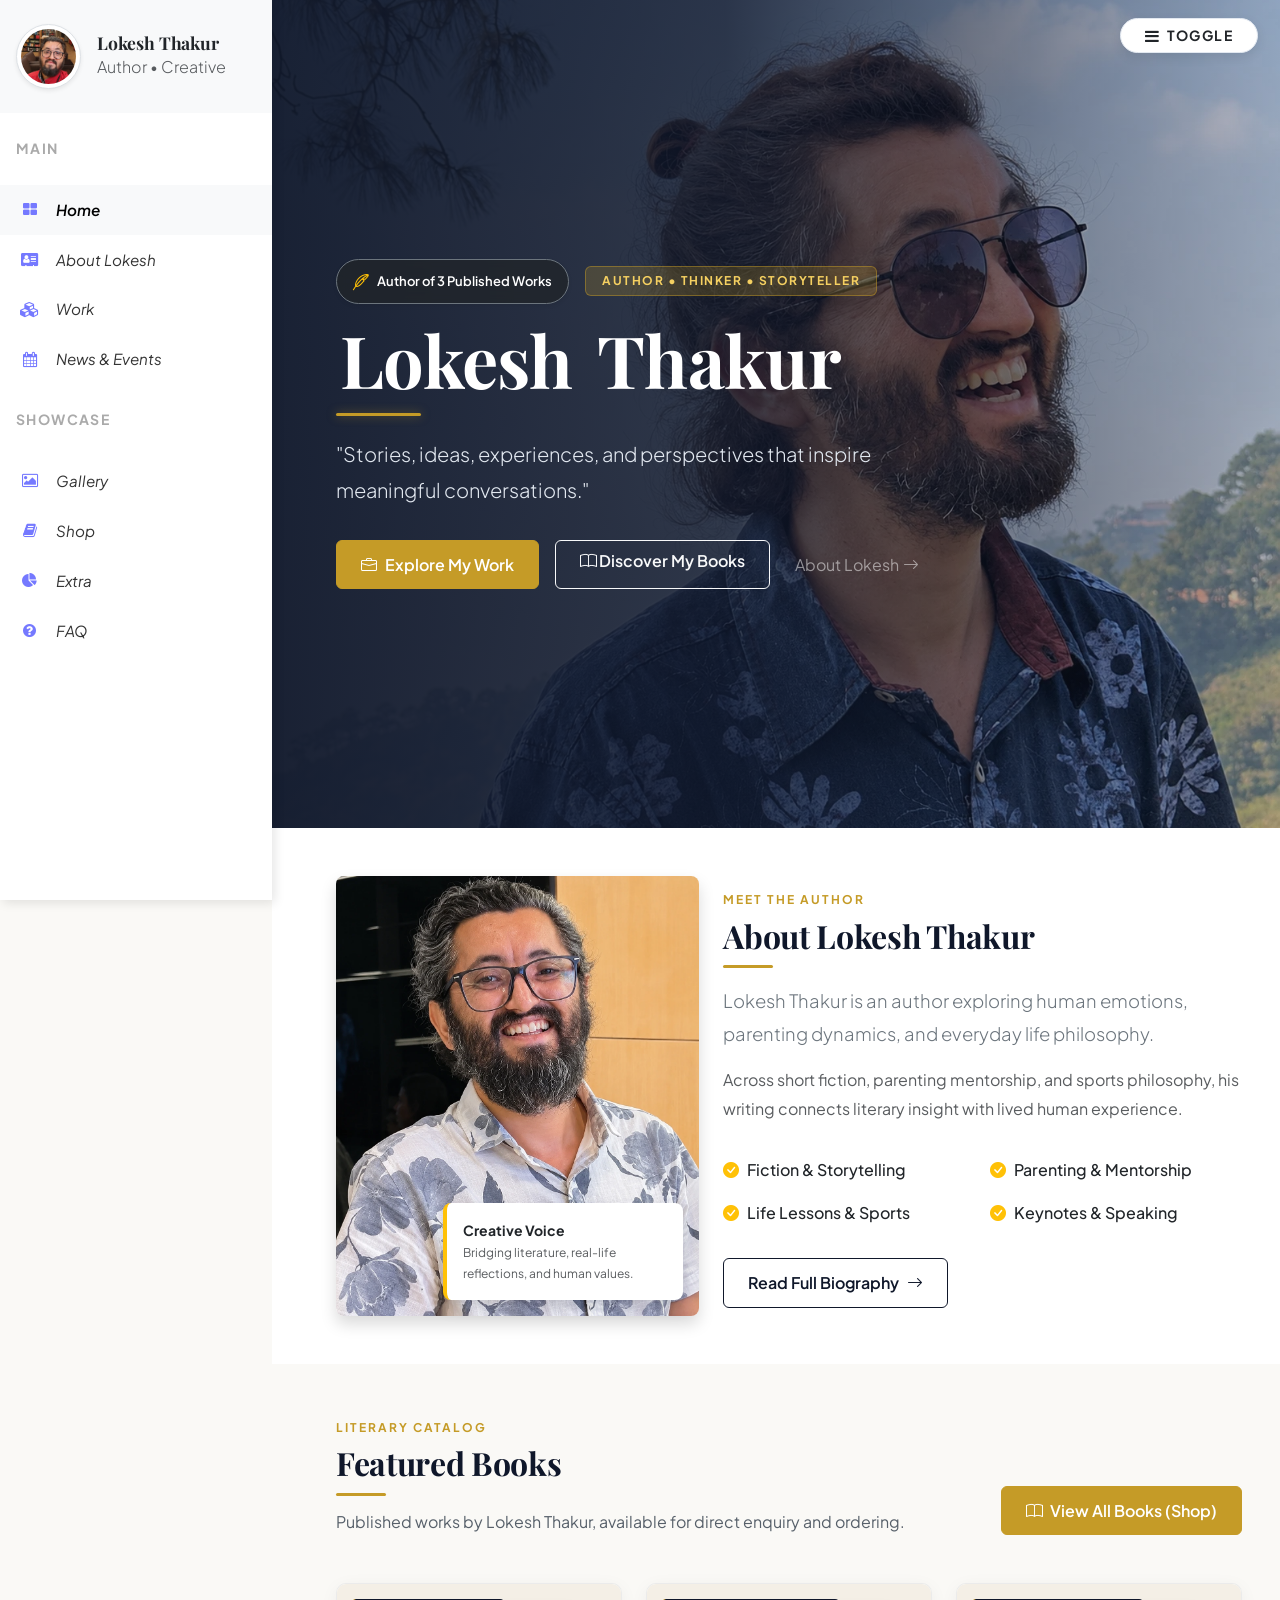
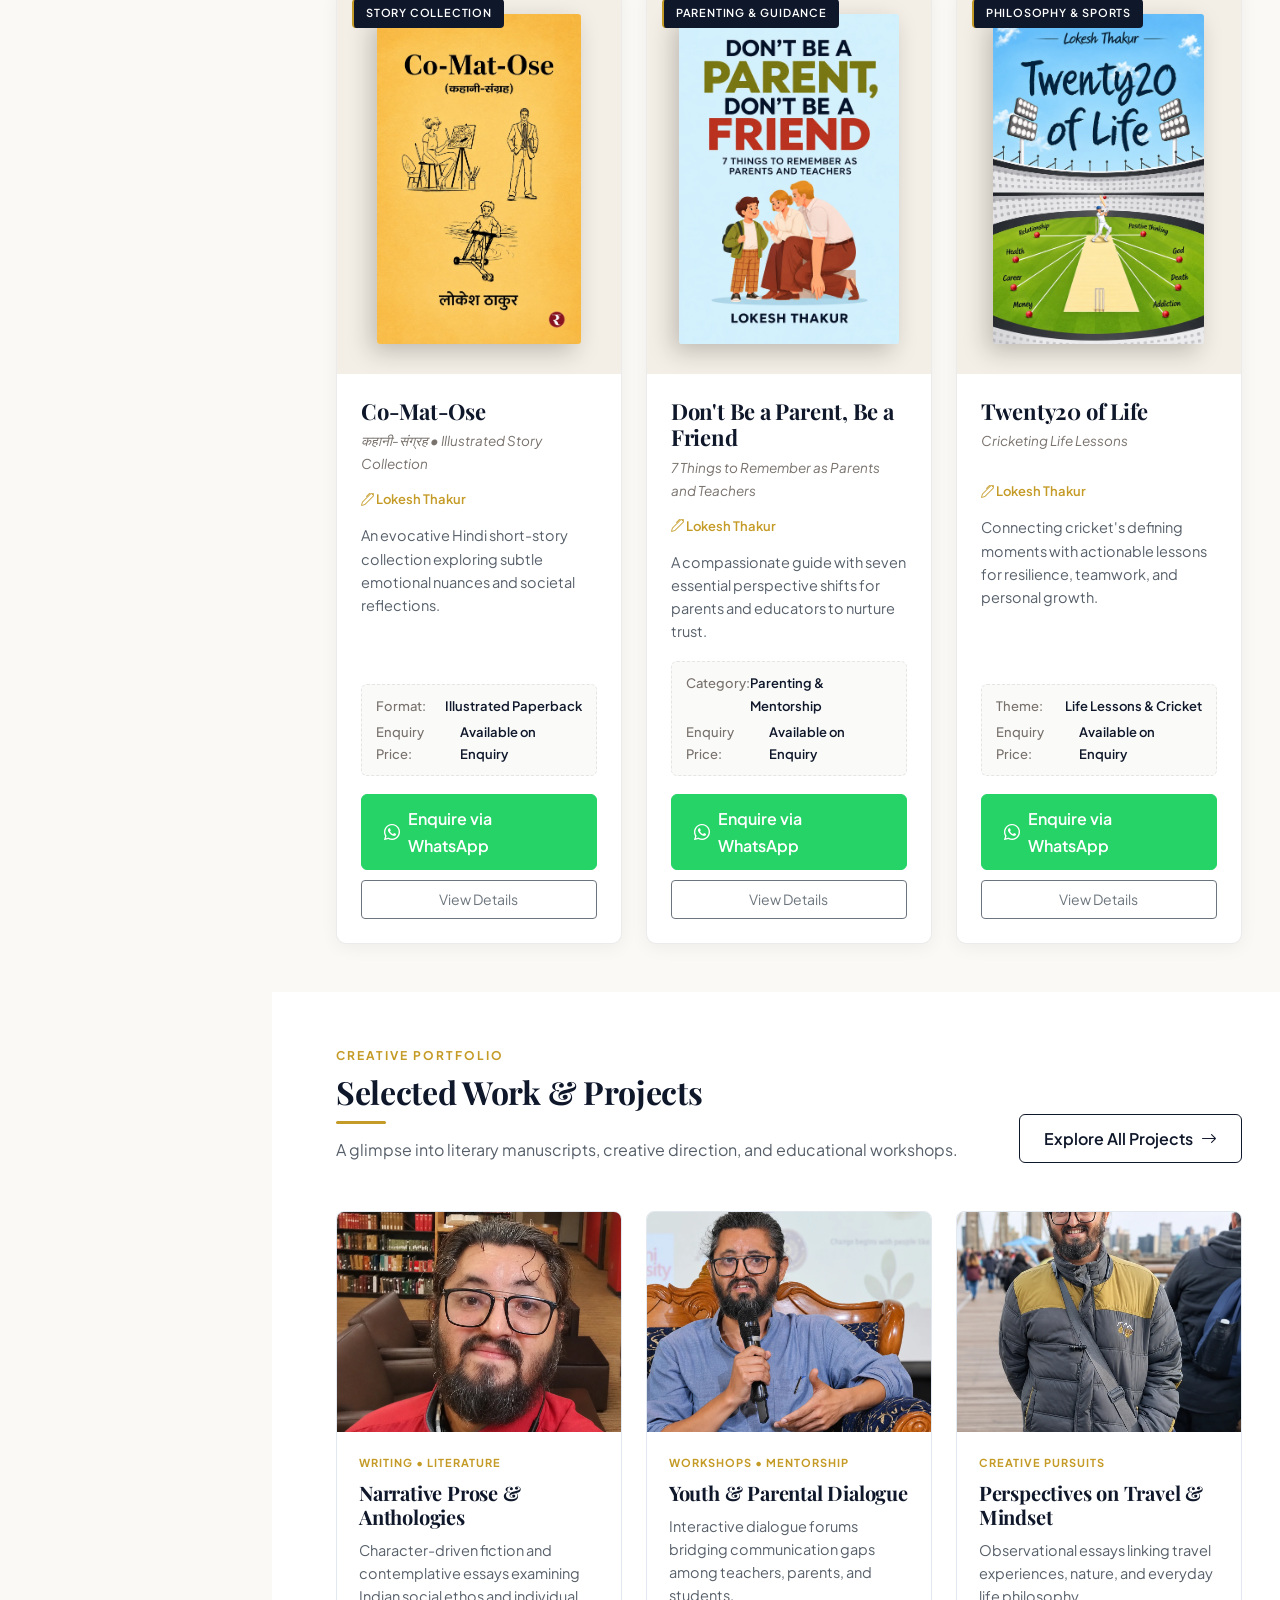
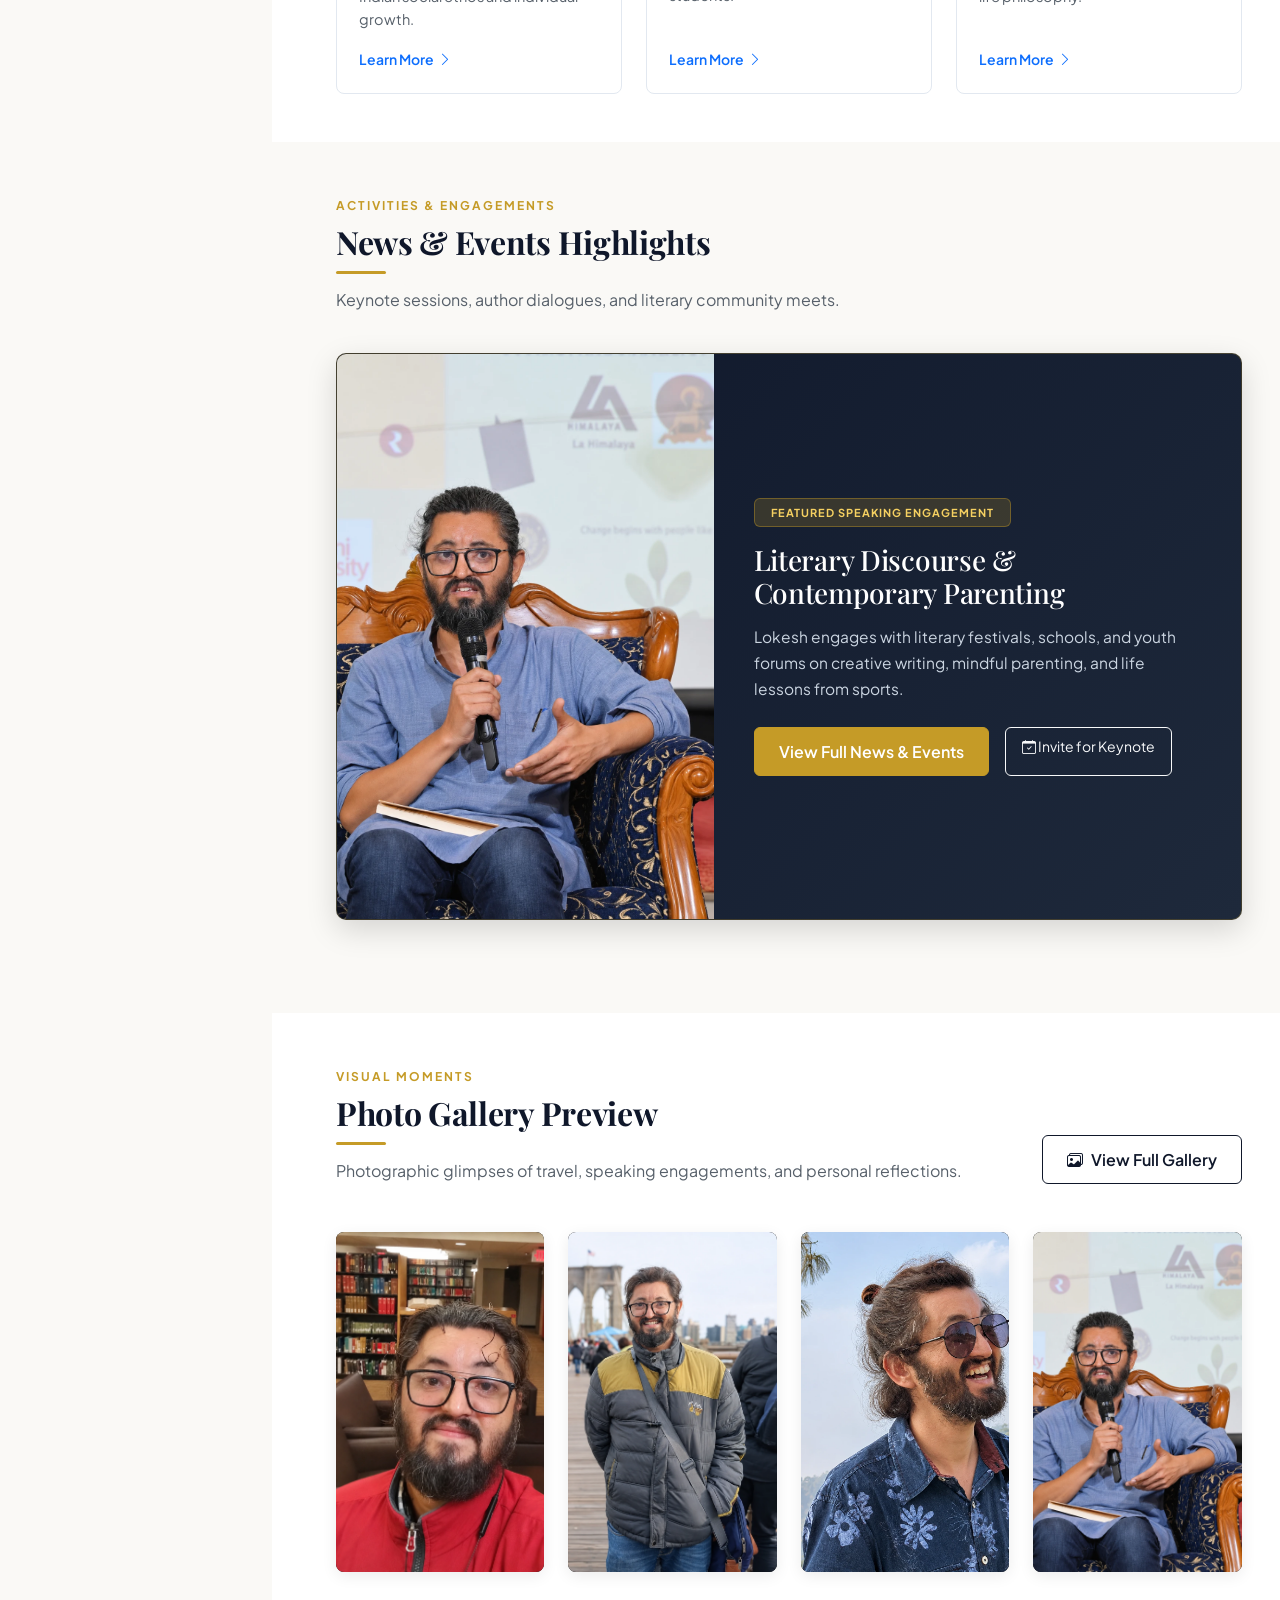
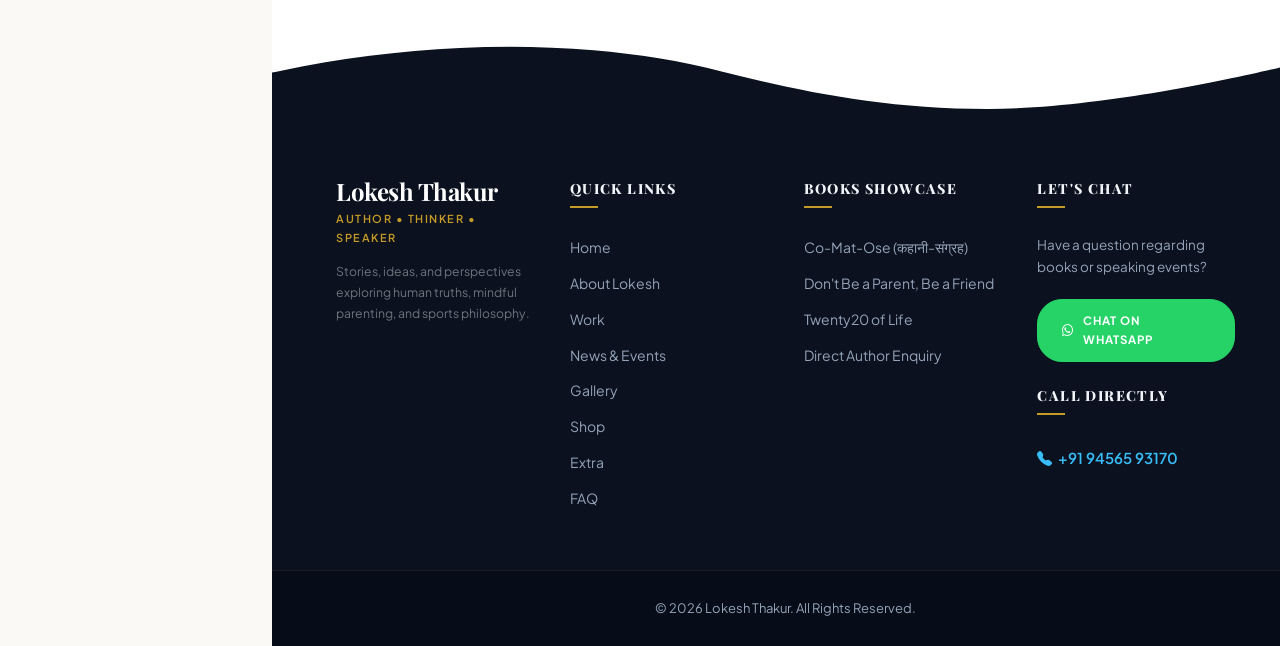
<file: index.html>
<!DOCTYPE html>
<html lang="en">

<head>
  <meta charset="utf-8">
  <meta content="width=device-width, initial-scale=1.0" name="viewport">
  <title>Lokesh Thakur | Official Author Website, Books, Portfolio &amp; Insights</title>
  <meta content="Official website of Lokesh Thakur, author of Co-Mat-Ose, Don't Be a Parent, Be a Friend, and Twenty20 of Life. Explore books, creative projects, news, events, and gallery." name="description">
  <meta content="Lokesh Thakur, author, books, Co-Mat-Ose, Twenty20 of Life, Don't Be a Parent Be a Friend, creative portfolio, Indian author, keynote speaker" name="keywords">

  <!-- Open Graph Metadata -->
  <meta property="og:title" content="Lokesh Thakur | Official Author Website">
  <meta property="og:description" content="Explore books, creative portfolios, speaking engagements, and stories by author Lokesh Thakur.">
  <meta property="og:image" content="Bearded Scholar in a Warm Library.webp">
  <meta property="og:type" content="website">

  <!-- Favicons -->
  <link rel="icon" type="image/x-icon" href="assets/img/favicon.ico">
  <link rel="icon" type="image/png" sizes="16x16" href="assets/img/favicon-16x16.png">
  <link rel="icon" type="image/png" sizes="32x32" href="assets/img/favicon-32x32.png">
  <link rel="icon" type="image/png" sizes="48x48" href="assets/img/favicon-48x48.png">
  <link rel="apple-touch-icon" sizes="180x180" href="assets/img/favicon-180x180.png">

  <!-- Google Fonts: Literary Serif + Clean Sans -->
  <link rel="preconnect" href="https://fonts.googleapis.com">
  <link rel="preconnect" href="https://fonts.gstatic.com" crossorigin>
  <link href="https://fonts.googleapis.com/css2?family=Playfair+Display:ital,wght@0,500;0,600;0,700;1,400&family=Plus+Jakarta+Sans:wght@300;400;500;600;700&family=Raleway:wght@400;500;600;700&display=swap" rel="stylesheet">

  <!-- Vendor CSS Files -->
  <link href="assets/vendor/bootstrap/css/bootstrap.min.css" rel="stylesheet">
  <link href="assets/vendor/bootstrap-icons/bootstrap-icons.css" rel="stylesheet">
  <link rel="stylesheet" href="https://cdnjs.cloudflare.com/ajax/libs/font-awesome/4.7.0/css/font-awesome.min.css">
  <link href="assets/vendor/aos/aos.css" rel="stylesheet">
  <link href="assets/vendor/glightbox/css/glightbox.min.css" rel="stylesheet">
  <link href="assets/vendor/swiper/swiper-bundle.min.css" rel="stylesheet">

  <!-- Template & Custom Stylesheets -->
  <link href="assets/css/main.css" rel="stylesheet">
  <link href="assets/css/custom.css" rel="stylesheet">
</head>

<body class="index-page">

    <!-- Vertical navbar -->
<div class="vertical-nav bg-white" id="sidebar">
  <div class="py-4 px-3 mb-4 bg-light">
    <div class="media d-flex align-items-center"><img src="Bearded Scholar in a Warm Library.webp" alt="Lokesh Thakur" width="65" class="mr-3 me-3 rounded-circle img-thumbnail shadow-sm" style="object-fit: cover; width: 65px; height: 65px;">
      <div class="media-body">
        <h4 class="m-0"><a href="index.html" class="text-dark text-decoration-none">Lokesh Thakur</a></h4>
        <p class="font-weight-light text-muted mb-0">Author &bull; Creative</p>
      </div>
    </div>
  </div>

  <p class="text-gray font-weight-bold text-uppercase px-3 small pb-4 mb-0">Main</p>

  <ul class="nav flex-column bg-white mb-0">
    <li class="nav-item">
      <a href="index.html" class="nav-link text-dark font-italic bg-light">
        <i class="fa fa-th-large mr-3 me-3 text-primary fa-fw"></i>
        Home
      </a>
    </li>
    <li class="nav-item">
      <a href="about.html" class="nav-link text-dark font-italic">
        <i class="fa fa-address-card mr-3 me-3 text-primary fa-fw"></i>
        About Lokesh
      </a>
    </li>
    <li class="nav-item">
      <a href="work.html" class="nav-link text-dark font-italic">
        <i class="fa fa-cubes mr-3 me-3 text-primary fa-fw"></i>
        Work
      </a>
    </li>
    <li class="nav-item">
      <a href="news-events.html" class="nav-link text-dark font-italic">
        <i class="fa fa-calendar mr-3 me-3 text-primary fa-fw"></i>
        News &amp; Events
      </a>
    </li>
  </ul>

  <p class="text-gray font-weight-bold text-uppercase px-3 small py-4 mb-0">Showcase</p>

  <ul class="nav flex-column bg-white mb-0">
    <li class="nav-item">
      <a href="gallery.html" class="nav-link text-dark font-italic">
        <i class="fa fa-picture-o mr-3 me-3 text-primary fa-fw"></i>
        Gallery
      </a>
    </li>
    <li class="nav-item">
      <a href="shop.html" class="nav-link text-dark font-italic">
        <i class="fa fa-book mr-3 me-3 text-primary fa-fw"></i>
        Shop
      </a>
    </li>
    <li class="nav-item">
      <a href="extra.html" class="nav-link text-dark font-italic">
        <i class="fa fa-pie-chart mr-3 me-3 text-primary fa-fw"></i>
        Extra
      </a>
    </li>
    <li class="nav-item">
      <a href="faq.html" class="nav-link text-dark font-italic">
        <i class="fa fa-question-circle mr-3 me-3 text-primary fa-fw"></i>
        FAQ
      </a>
    </li>
  </ul>
</div>
<!-- End vertical navbar -->

<!-- Page content holder -->
<div class="page-content" id="content">
  <!-- Toggle button -->
  <button id="sidebarCollapse" type="button" class="btn btn-light bg-white rounded-pill shadow-sm px-4 mb-4"><i class="fa fa-bars mr-2 me-2"></i><small class="text-uppercase font-weight-bold">Toggle</small></button>

  <!-- ======= Main Content Area ======= -->
  <main class="main">

    <!-- =======================================================
    # SECTION 1: HERO
    ======================================================== -->
    <section id="hero" class="hero section dark-background">
      <img src="Laughing Man Amid Scenic Hills.webp" alt="Lokesh Thakur Amid Scenic Hills" class="hero-bg-img" data-aos="fade-in">
      <div class="hero-overlay"></div>

      <!-- Squiggly SVG Turbulence Filters (Text Loading Animation) -->
      <svg xmlns="http://www.w3.org/2000/svg" version="1.1" style="display:none" aria-hidden="true">
        <defs>
          <filter id="squiggly-0">
            <feTurbulence id="turbulence0" baseFrequency="0.02" numOctaves="3" result="noise" seed="0"/>
            <feDisplacementMap id="displacement0" in="SourceGraphic" in2="noise" scale="2" />
          </filter>
          <filter id="squiggly-1">
            <feTurbulence id="turbulence1" baseFrequency="0.02" numOctaves="3" result="noise" seed="1"/>
            <feDisplacementMap in="SourceGraphic" in2="noise" scale="3" />
          </filter>
          <filter id="squiggly-2">
            <feTurbulence id="turbulence2" baseFrequency="0.02" numOctaves="3" result="noise" seed="2"/>
            <feDisplacementMap in="SourceGraphic" in2="noise" scale="2" />
          </filter>
          <filter id="squiggly-3">
            <feTurbulence id="turbulence3" baseFrequency="0.02" numOctaves="3" result="noise" seed="3"/>
            <feDisplacementMap in="SourceGraphic" in2="noise" scale="3" />
          </filter>
          <filter id="squiggly-4">
            <feTurbulence id="turbulence4" baseFrequency="0.02" numOctaves="3" result="noise" seed="4"/>
            <feDisplacementMap in="SourceGraphic" in2="noise" scale="1" />
          </filter>
        </defs>
      </svg>

      <div class="container" data-aos="fade-up" data-aos-delay="100">
        <div class="row align-items-center gy-4">
          <div class="col-lg-9 col-xl-8">
            <div class="d-flex flex-wrap align-items-center gap-3 mb-3">
              <div class="d-inline-flex align-items-center gap-2 bg-dark bg-opacity-75 text-white px-3 py-2 rounded-pill border border-secondary shadow-sm" style="backdrop-filter: blur(10px); box-shadow: 0 4px 16px rgba(0,0,0,0.35);">
                <i class="bi bi-feather text-warning fs-6"></i>
                <span class="fw-semibold" style="font-size: 13px;">Author of 3 Published Works</span>
              </div>
              <span class="badge px-3 py-2 text-uppercase" style="background: rgba(197, 155, 39, 0.22); color: #f5d061; border: 1px solid rgba(197, 155, 39, 0.45); font-size: 12px; letter-spacing: 1.5px;">Author &bull; Thinker &bull; Storyteller</span>
            </div>
            
            <h1 class="hero-title-animated display-3 fw-bold text-white mb-2" style="font-family: var(--font-editorial);">
              <span class="word" data-word="Lokesh">Lokesh</span>
              <span class="word" data-word="Thakur">Thakur</span>
            </h1>
            <span class="hero-squiggly-line"></span>

            <div class="hero-quote-box">
              <p class="lead text-light mb-4" style="max-width: 580px; font-size: 1.25rem; line-height: 1.8; color: #e2e8f0 !important;">
                "Stories, ideas, experiences, and perspectives that inspire meaningful conversations."
              </p>
            </div>

            <div class="d-flex flex-wrap gap-3 pt-2 hero-cta-reveal">
              <a href="work.html" class="btn-author-gold">
                <i class="bi bi-briefcase"></i> Explore My Work
              </a>
              <a href="shop.html" class="btn btn-outline-light px-4 py-2" style="font-weight: 600; border-radius: 6px;">
                <i class="bi bi-book"></i> Discover My Books
              </a>
              <a href="about.html" class="btn btn-link text-white-50 text-decoration-none px-2 d-inline-flex align-items-center gap-1">
                About Lokesh <i class="bi bi-arrow-right"></i>
              </a>
            </div>
          </div>
        </div>
      </div>
    </section>

    <!-- =======================================================
    # SECTION 2: ABOUT PREVIEW
    ======================================================== -->
    <section class="section py-5" style="background-color: #ffffff;">
      <div class="container" data-aos="fade-up">
        <div class="row align-items-center gy-5">
          <div class="col-lg-5">
            <div class="position-relative">
              <img src="Smiling Bearded Man in Floral Shirt.webp" alt="Lokesh Thakur - Profile Portrait" class="img-fluid rounded-3 shadow" style="width: 100%; height: 440px; object-fit: cover;">
              <div class="p-3 bg-white rounded-3 shadow position-absolute bottom-0 end-0 m-3 border-start border-4 border-warning" style="max-width: 240px;">
                <div class="small fw-bold text-dark">Creative Voice</div>
                <div class="text-muted" style="font-size: 12px;">Bridging literature, real-life reflections, and human values.</div>
              </div>
            </div>
          </div>
          <div class="col-lg-7">
            <div class="section-heading-wrapper mb-3">
              <span class="section-eyebrow">Meet The Author</span>
              <h2 class="section-main-title">About Lokesh Thakur</h2>
            </div>
            
            <!-- EDITABLE: AUTHOR BIOGRAPHY -->
            <div class="editable-content-block">
              <p class="lead text-secondary" style="font-size: 1.15rem; line-height: 1.8;">
                Lokesh Thakur is an author exploring human emotions, parenting dynamics, and everyday life philosophy.
              </p>
              <p class="text-muted" style="line-height: 1.8;">
                Across short fiction, parenting mentorship, and sports philosophy, his writing connects literary insight with lived human experience.
              </p>
            </div>
            <!-- END EDITABLE: AUTHOR BIOGRAPHY -->

            <div class="row g-3 py-3">
              <div class="col-sm-6">
                <div class="d-flex align-items-center gap-2">
                  <i class="bi bi-check-circle-fill text-warning"></i>
                  <span class="fw-medium text-dark">Fiction &amp; Storytelling</span>
                </div>
              </div>
              <div class="col-sm-6">
                <div class="d-flex align-items-center gap-2">
                  <i class="bi bi-check-circle-fill text-warning"></i>
                  <span class="fw-medium text-dark">Parenting &amp; Mentorship</span>
                </div>
              </div>
              <div class="col-sm-6">
                <div class="d-flex align-items-center gap-2">
                  <i class="bi bi-check-circle-fill text-warning"></i>
                  <span class="fw-medium text-dark">Life Lessons &amp; Sports</span>
                </div>
              </div>
              <div class="col-sm-6">
                <div class="d-flex align-items-center gap-2">
                  <i class="bi bi-check-circle-fill text-warning"></i>
                  <span class="fw-medium text-dark">Keynotes &amp; Speaking</span>
                </div>
              </div>
            </div>

            <div class="pt-3">
              <a href="about.html" class="btn-author-outline">
                Read Full Biography <i class="bi bi-arrow-right"></i>
              </a>
            </div>
          </div>
        </div>
      </div>
    </section>

    <!-- =======================================================
    # SECTION 3: FEATURED BOOKS
    ======================================================== -->
    <section class="section py-5" style="background-color: var(--lt-bg-cream);">
      <div class="container" data-aos="fade-up">
        <div class="d-flex flex-column flex-md-row justify-content-between align-items-md-end mb-4">
          <div class="section-heading-wrapper mb-0">
            <span class="section-eyebrow">Literary Catalog</span>
            <h2 class="section-main-title">Featured Books</h2>
            <p class="section-intro-text mb-0">Published works by Lokesh Thakur, available for direct enquiry and ordering.</p>
          </div>
          <div class="mt-3 mt-md-0">
            <a href="shop.html" class="btn-author-gold">
              <i class="bi bi-book"></i> View All Books (Shop)
            </a>
          </div>
        </div>

        <div class="row g-4 mt-2">
          
          <!-- EDITABLE: BOOK DETAILS - BOOK 1 -->
          <div class="col-lg-4 col-md-6" data-aos="fade-up" data-aos-delay="100">
            <div class="book-card-editorial">
              <div class="book-cover-container">
                <span class="book-badge">Story Collection</span>
                <img src="Co-Mat-Ose_ Illustrated Story Collection.webp" alt="Co-Mat-Ose Book Cover by Lokesh Thakur" loading="lazy">
              </div>
              <div class="book-details-body">
                <h3 class="book-title">Co-Mat-Ose</h3>
                <div class="book-subtitle">कहानी-संग्रह &bull; Illustrated Story Collection</div>
                <div class="book-author-tag"><i class="bi bi-pen"></i> Lokesh Thakur</div>
                <p class="book-description-text">
                  An evocative Hindi short-story collection exploring subtle emotional nuances and societal reflections.
                </p>
                <div class="book-meta-box">
                  <div class="book-meta-item">
                    <span class="book-meta-label">Format:</span>
                    <span class="book-meta-value">Illustrated Paperback</span>
                  </div>
                  <div class="book-meta-item">
                    <span class="book-meta-label">Enquiry Price:</span>
                    <span class="book-meta-value">Available on Enquiry</span>
                  </div>
                </div>
                <div class="book-actions-group">
                  <a href="https://wa.me/919456593170?text=Hello%2C%20I%20am%20interested%20in%20purchasing%20the%20book%20Co-Mat-Ose%20by%20Lokesh%20Thakur.%20Please%20share%20the%20details." target="_blank" rel="noopener noreferrer" class="btn-whatsapp-direct w-100 justify-content-center">
                    <i class="bi bi-whatsapp"></i> Enquire via WhatsApp
                  </a>
                  <a href="shop.html#book-comatose" class="btn btn-sm btn-outline-secondary py-2">
                    View Details
                  </a>
                </div>
              </div>
            </div>
          </div>
          <!-- END EDITABLE: BOOK 1 -->

          <!-- EDITABLE: BOOK DETAILS - BOOK 2 -->
          <div class="col-lg-4 col-md-6" data-aos="fade-up" data-aos-delay="200">
            <div class="book-card-editorial">
              <div class="book-cover-container">
                <span class="book-badge">Parenting &amp; Guidance</span>
                <img src="Don’t Be a Parent, Be a Friend.webp" alt="Don't Be a Parent, Be a Friend Book Cover by Lokesh Thakur" loading="lazy">
              </div>
              <div class="book-details-body">
                <h3 class="book-title">Don't Be a Parent, Be a Friend</h3>
                <div class="book-subtitle">7 Things to Remember as Parents and Teachers</div>
                <div class="book-author-tag"><i class="bi bi-pen"></i> Lokesh Thakur</div>
                <p class="book-description-text">
                  A compassionate guide with seven essential perspective shifts for parents and educators to nurture trust.
                </p>
                <div class="book-meta-box">
                  <div class="book-meta-item">
                    <span class="book-meta-label">Category:</span>
                    <span class="book-meta-value">Parenting &amp; Mentorship</span>
                  </div>
                  <div class="book-meta-item">
                    <span class="book-meta-label">Enquiry Price:</span>
                    <span class="book-meta-value">Available on Enquiry</span>
                  </div>
                </div>
                <div class="book-actions-group">
                  <a href="https://wa.me/919456593170?text=Hello%2C%20I%20am%20interested%20in%20purchasing%20the%20book%20Don't%20Be%20a%20Parent%2C%20Be%20a%20Friend%20by%20Lokesh%20Thakur.%20Please%20share%20the%20details." target="_blank" rel="noopener noreferrer" class="btn-whatsapp-direct w-100 justify-content-center">
                    <i class="bi bi-whatsapp"></i> Enquire via WhatsApp
                  </a>
                  <a href="shop.html#book-parent" class="btn btn-sm btn-outline-secondary py-2">
                    View Details
                  </a>
                </div>
              </div>
            </div>
          </div>
          <!-- END EDITABLE: BOOK 2 -->

          <!-- EDITABLE: BOOK DETAILS - BOOK 3 -->
          <div class="col-lg-4 col-md-6" data-aos="fade-up" data-aos-delay="300">
            <div class="book-card-editorial">
              <div class="book-cover-container">
                <span class="book-badge">Philosophy &amp; Sports</span>
                <img src="Twenty20 of Life_ Cricketing Life Lessons.webp" alt="Twenty20 of Life Book Cover by Lokesh Thakur" loading="lazy">
              </div>
              <div class="book-details-body">
                <h3 class="book-title">Twenty20 of Life</h3>
                <div class="book-subtitle">Cricketing Life Lessons</div>
                <div class="book-author-tag"><i class="bi bi-pen"></i> Lokesh Thakur</div>
                <p class="book-description-text">
                  Connecting cricket's defining moments with actionable lessons for resilience, teamwork, and personal growth.
                </p>
                <div class="book-meta-box">
                  <div class="book-meta-item">
                    <span class="book-meta-label">Theme:</span>
                    <span class="book-meta-value">Life Lessons &amp; Cricket</span>
                  </div>
                  <div class="book-meta-item">
                    <span class="book-meta-label">Enquiry Price:</span>
                    <span class="book-meta-value">Available on Enquiry</span>
                  </div>
                </div>
                <div class="book-actions-group">
                  <a href="https://wa.me/919456593170?text=Hello%2C%20I%20am%20interested%20in%20purchasing%20the%20book%20Twenty20%20of%20Life%20by%20Lokesh%20Thakur.%20Please%20share%20the%20details." target="_blank" rel="noopener noreferrer" class="btn-whatsapp-direct w-100 justify-content-center">
                    <i class="bi bi-whatsapp"></i> Enquire via WhatsApp
                  </a>
                  <a href="shop.html#book-twenty20" class="btn btn-sm btn-outline-secondary py-2">
                    View Details
                  </a>
                </div>
              </div>
            </div>
          </div>
          <!-- END EDITABLE: BOOK 3 -->

        </div>
      </div>
    </section>

    <!-- =======================================================
    # SECTION 4: FEATURED WORK
    ======================================================== -->
    <section class="section py-5" style="background-color: #ffffff;">
      <div class="container" data-aos="fade-up">
        <div class="d-flex flex-column flex-md-row justify-content-between align-items-md-end mb-4">
          <div class="section-heading-wrapper mb-0">
            <span class="section-eyebrow">Creative Portfolio</span>
            <h2 class="section-main-title">Selected Work &amp; Projects</h2>
            <p class="section-intro-text mb-0">A glimpse into literary manuscripts, creative direction, and educational workshops.</p>
          </div>
          <div class="mt-3 mt-md-0">
            <a href="work.html" class="btn-author-outline">
              Explore All Projects <i class="bi bi-arrow-right"></i>
            </a>
          </div>
        </div>

        <div class="row g-4 mt-2">
          <div class="col-lg-4 col-md-6" data-aos="fade-up" data-aos-delay="100">
            <div class="work-card">
              <div class="work-card-img-wrap">
                <img src="Bearded Scholar in a Warm Library.webp" alt="Literary Manuscript Writing">
              </div>
              <div class="work-card-body">
                <span class="work-category-pill">Writing &bull; Literature</span>
                <h4 class="work-card-title">Narrative Prose &amp; Anthologies</h4>
                <p class="work-card-desc">
                  Character-driven fiction and contemplative essays examining Indian social ethos and individual growth.
                </p>
                <a href="work.html" class="text-decoration-none fw-semibold small text-primary d-inline-flex align-items-center gap-1">
                  Learn More <i class="bi bi-chevron-right"></i>
                </a>
              </div>
            </div>
          </div>

          <div class="col-lg-4 col-md-6" data-aos="fade-up" data-aos-delay="200">
            <div class="work-card">
              <div class="work-card-img-wrap">
                <img src="Bearded Speaker in Ornate Armchair.webp" alt="Parenting & Mentorship Sessions">
              </div>
              <div class="work-card-body">
                <span class="work-category-pill">Workshops &bull; Mentorship</span>
                <h4 class="work-card-title">Youth &amp; Parental Dialogue</h4>
                <p class="work-card-desc">
                  Interactive dialogue forums bridging communication gaps among teachers, parents, and students.
                </p>
                <a href="work.html" class="text-decoration-none fw-semibold small text-primary d-inline-flex align-items-center gap-1">
                  Learn More <i class="bi bi-chevron-right"></i>
                </a>
              </div>
            </div>
          </div>

          <div class="col-lg-4 col-md-6" data-aos="fade-up" data-aos-delay="300">
            <div class="work-card">
              <div class="work-card-img-wrap">
                <img src="Smiling Outdoorsman on the Bridge.webp" alt="Creative Explorations">
              </div>
              <div class="work-card-body">
                <span class="work-category-pill">Creative Pursuits</span>
                <h4 class="work-card-title">Perspectives on Travel &amp; Mindset</h4>
                <p class="work-card-desc">
                  Observational essays linking travel experiences, nature, and everyday life philosophy.
                </p>
                <a href="work.html" class="text-decoration-none fw-semibold small text-primary d-inline-flex align-items-center gap-1">
                  Learn More <i class="bi bi-chevron-right"></i>
                </a>
              </div>
            </div>
          </div>
        </div>
      </div>
    </section>

    <!-- =======================================================
    # SECTION 5: NEWS & EVENTS PREVIEW
    ======================================================== -->
    <section class="section py-5" style="background-color: var(--lt-bg-cream);">
      <div class="container" data-aos="fade-up">
        <div class="section-heading-wrapper">
          <span class="section-eyebrow">Activities &amp; Engagements</span>
          <h2 class="section-main-title">News &amp; Events Highlights</h2>
          <p class="section-intro-text">Keynote sessions, author dialogues, and literary community meets.</p>
        </div>

        <div class="event-spotlight-box">
          <div class="row g-0 align-items-center">
            <div class="col-lg-5">
              <img src="Bearded Speaker in Ornate Armchair.webp" alt="Lokesh Thakur Keynote Speaker" class="event-spotlight-img">
            </div>
            <div class="col-lg-7">
              <div class="event-spotlight-content">
                <span class="badge mb-3 px-3 py-2 text-uppercase d-inline-block" style="background: rgba(197, 155, 39, 0.2); color: #f5d061; border: 1px solid rgba(197, 155, 39, 0.4); font-size: 11px; letter-spacing: 1px; width: fit-content;">Featured Speaking Engagement</span>
                <h3>Literary Discourse &amp; Contemporary Parenting</h3>
                <p>
                  Lokesh engages with literary festivals, schools, and youth forums on creative writing, mindful parenting, and life lessons from sports.
                </p>
                <div class="d-flex flex-wrap gap-3 pt-2">
                  <a href="news-events.html" class="btn-author-gold">
                    View Full News &amp; Events
                  </a>
                  <a href="https://wa.me/919456593170?text=Hello%20Lokesh%20Thakur%2C%20I%20would%20like%20to%20enquire%20about%20inviting%20you%20for%20a%20speaking%20session." target="_blank" rel="noopener noreferrer" class="btn btn-outline-light px-3 py-2" style="font-size: 14px; border-radius: 6px;">
                    <i class="bi bi-calendar-check"></i> Invite for Keynote
                  </a>
                </div>
              </div>
            </div>
          </div>
        </div>
      </div>
    </section>

    <!-- =======================================================
    # SECTION 6: GALLERY PREVIEW
    ======================================================== -->
    <section class="section py-5" style="background-color: #ffffff;">
      <div class="container" data-aos="fade-up">
        <div class="d-flex flex-column flex-md-row justify-content-between align-items-md-end mb-4">
          <div class="section-heading-wrapper mb-0">
            <span class="section-eyebrow">Visual Moments</span>
            <h2 class="section-main-title">Photo Gallery Preview</h2>
            <p class="section-intro-text mb-0">Photographic glimpses of travel, speaking engagements, and personal reflections.</p>
          </div>
          <div class="mt-3 mt-md-0">
            <a href="gallery.html" class="btn-author-outline">
              <i class="bi bi-images"></i> View Full Gallery
            </a>
          </div>
        </div>

        <div class="row g-4 mt-2">
          <div class="col-lg-3 col-md-6" data-aos="zoom-in" data-aos-delay="100">
            <div class="gallery-card">
              <img src="Bearded Scholar in a Warm Library.webp" alt="Lokesh Thakur in Library">
              <a href="Bearded Scholar in a Warm Library.webp" class="glightbox gallery-overlay" data-gallery="home-gallery" data-title="Literary Reflections" data-description="Lokesh Thakur at study in the library.">
                <h5>Literary Reflections</h5>
                <span>The Author's Study</span>
                <div class="gallery-zoom-icon"><i class="bi bi-arrows-fullscreen"></i></div>
              </a>
            </div>
          </div>

          <div class="col-lg-3 col-md-6" data-aos="zoom-in" data-aos-delay="200">
            <div class="gallery-card">
              <img src="Smiling Outdoorsman on the Bridge.webp" alt="Lokesh Thakur on Scenic Bridge">
              <a href="Smiling Outdoorsman on the Bridge.webp" class="glightbox gallery-overlay" data-gallery="home-gallery" data-title="Journey Perspectives" data-description="Explorations and travel moments.">
                <h5>Journey Perspectives</h5>
                <span>Travel &amp; Outdoors</span>
                <div class="gallery-zoom-icon"><i class="bi bi-arrows-fullscreen"></i></div>
              </a>
            </div>
          </div>

          <div class="col-lg-3 col-md-6" data-aos="zoom-in" data-aos-delay="300">
            <div class="gallery-card">
              <img src="Laughing Man Amid Scenic Hills.webp" alt="Lokesh Thakur in Scenic Hills">
              <a href="Laughing Man Amid Scenic Hills.webp" class="glightbox gallery-overlay" data-gallery="home-gallery" data-title="Moments of Joy" data-description="Amidst the serene hills and nature.">
                <h5>Moments of Joy</h5>
                <span>Personal Memories</span>
                <div class="gallery-zoom-icon"><i class="bi bi-arrows-fullscreen"></i></div>
              </a>
            </div>
          </div>

          <div class="col-lg-3 col-md-6" data-aos="zoom-in" data-aos-delay="400">
            <div class="gallery-card">
              <img src="Bearded Speaker in Ornate Armchair.webp" alt="Speaking Engagement">
              <a href="Bearded Speaker in Ornate Armchair.webp" class="glightbox gallery-overlay" data-gallery="home-gallery" data-title="Thought Leadership" data-description="Addressing audiences on literature and life.">
                <h5>Thought Leadership</h5>
                <span>Speaking Engagements</span>
                <div class="gallery-zoom-icon"><i class="bi bi-arrows-fullscreen"></i></div>
              </a>
            </div>
          </div>
        </div>
      </div>
    </section>



  </main>

        <!-- ======= Inspired Wave Footer ======= -->
  <div class="pg-footer">
    <footer id="footer" class="footer">
      <svg class="footer-wave-svg" xmlns="http://www.w3.org/2000/svg" viewBox="0 0 1200 100" preserveAspectRatio="none">
        <path class="footer-wave-path" d="M851.8,100c125,0,288.3-45,348.2-64V0H0v44c3.7-1,7.3-1.9,11-2.9C80.7,22,151.7,10.8,223.5,6.3C276.7,2.9,330,4,383,9.8 c52.2,5.7,103.3,16.2,153.4,32.8C623.9,71.3,726.8,100,851.8,100z"></path>
      </svg>
      <div class="footer-content">
        <div class="footer-content-row">
          
          <!-- Column 1: Author Brand & Bio -->
          <div class="footer-content-column">
            <div class="footer-logo">
              <a class="footer-logo-link" href="index.html">
                <h1>Lokesh Thakur</h1>
              </a>
              <span class="footer-logo-subtitle">Author &bull; Thinker &bull; Speaker</span>
            </div>
            <p class="text-secondary small mb-0" style="line-height: 1.7;">
              Stories, ideas, and perspectives exploring human truths, mindful parenting, and sports philosophy.
            </p>
          </div>

          <!-- Column 2: Merged Quick Links (Real Page Names) -->
          <div class="footer-content-column">
            <div class="footer-menu" style="margin-top: 0;">
              <h2 class="footer-menu-name">Quick Links</h2>
              <ul class="footer-menu-list">
                <li><a href="index.html">Home</a></li>
                <li><a href="about.html">About Lokesh</a></li>
                <li><a href="work.html">Work</a></li>
                <li><a href="news-events.html">News &amp; Events</a></li>
                <li><a href="gallery.html">Gallery</a></li>
                <li><a href="shop.html">Shop</a></li>
                <li><a href="extra.html">Extra</a></li>
                <li><a href="faq.html">FAQ</a></li>
              </ul>
            </div>
          </div>

          <!-- Column 3: Books Showcase -->
          <div class="footer-content-column">
            <div class="footer-menu" style="margin-top: 0;">
              <h2 class="footer-menu-name">Books Showcase</h2>
              <ul class="footer-menu-list">
                <li><a href="shop.html#book-comatose">Co-Mat-Ose (कहानी-संग्रह)</a></li>
                <li><a href="shop.html#book-parent">Don't Be a Parent, Be a Friend</a></li>
                <li><a href="shop.html#book-twenty20">Twenty20 of Life</a></li>
                <li><a href="shop.html">Direct Author Enquiry</a></li>
              </ul>
            </div>
          </div>

          <!-- Column 4: Contact & Call to Action -->
          <div class="footer-content-column">
            <div class="footer-call-to-action" style="margin-top: 0;">
              <h2 class="footer-call-to-action-title">Let's Chat</h2>
              <p class="footer-call-to-action-description">Have a question regarding books or speaking events?</p>
              <a class="footer-call-to-action-button" href="https://wa.me/919456593170" target="_blank" rel="noopener noreferrer">
                <i class="bi bi-whatsapp"></i> Chat on WhatsApp
              </a>
            </div>
            <div class="footer-call-to-action">
              <h2 class="footer-call-to-action-title">Call Directly</h2>
              <p class="footer-call-to-action-link-wrapper">
                <a class="footer-call-to-action-link" href="tel:+919456593170">
                  <i class="bi bi-telephone-fill"></i> +91 94565 93170
                </a>
              </p>
            </div>
          </div>

        </div>
      </div>
      <div class="footer-copyright">
        <div class="footer-copyright-wrapper">
          <p class="footer-copyright-text">
            &copy; 2026 Lokesh Thakur. All Rights Reserved.
          </p>
        </div>
      </div>
    </footer>
  </div>
</div>
<!-- End page content holder -->


  <!-- Scroll Top -->
  <a href="#" id="scroll-top" class="scroll-top d-flex align-items-center justify-content-center" aria-label="Scroll to top"><i class="bi bi-arrow-up-short"></i></a>

  <!-- Vendor JS Files -->
  <script src="assets/vendor/bootstrap/js/bootstrap.bundle.min.js"></script>
  <script src="assets/vendor/aos/aos.js"></script>
  <script src="assets/vendor/glightbox/js/glightbox.min.js"></script>
  <script src="assets/vendor/imagesloaded/imagesloaded.pkgd.min.js"></script>
  <script src="assets/vendor/isotope-layout/isotope.pkgd.min.js"></script>
  <script src="assets/vendor/swiper/swiper-bundle.min.js"></script>

  <!-- Main JS File -->
  <script src="assets/js/main.js"></script>

</body>

</html>
</file>
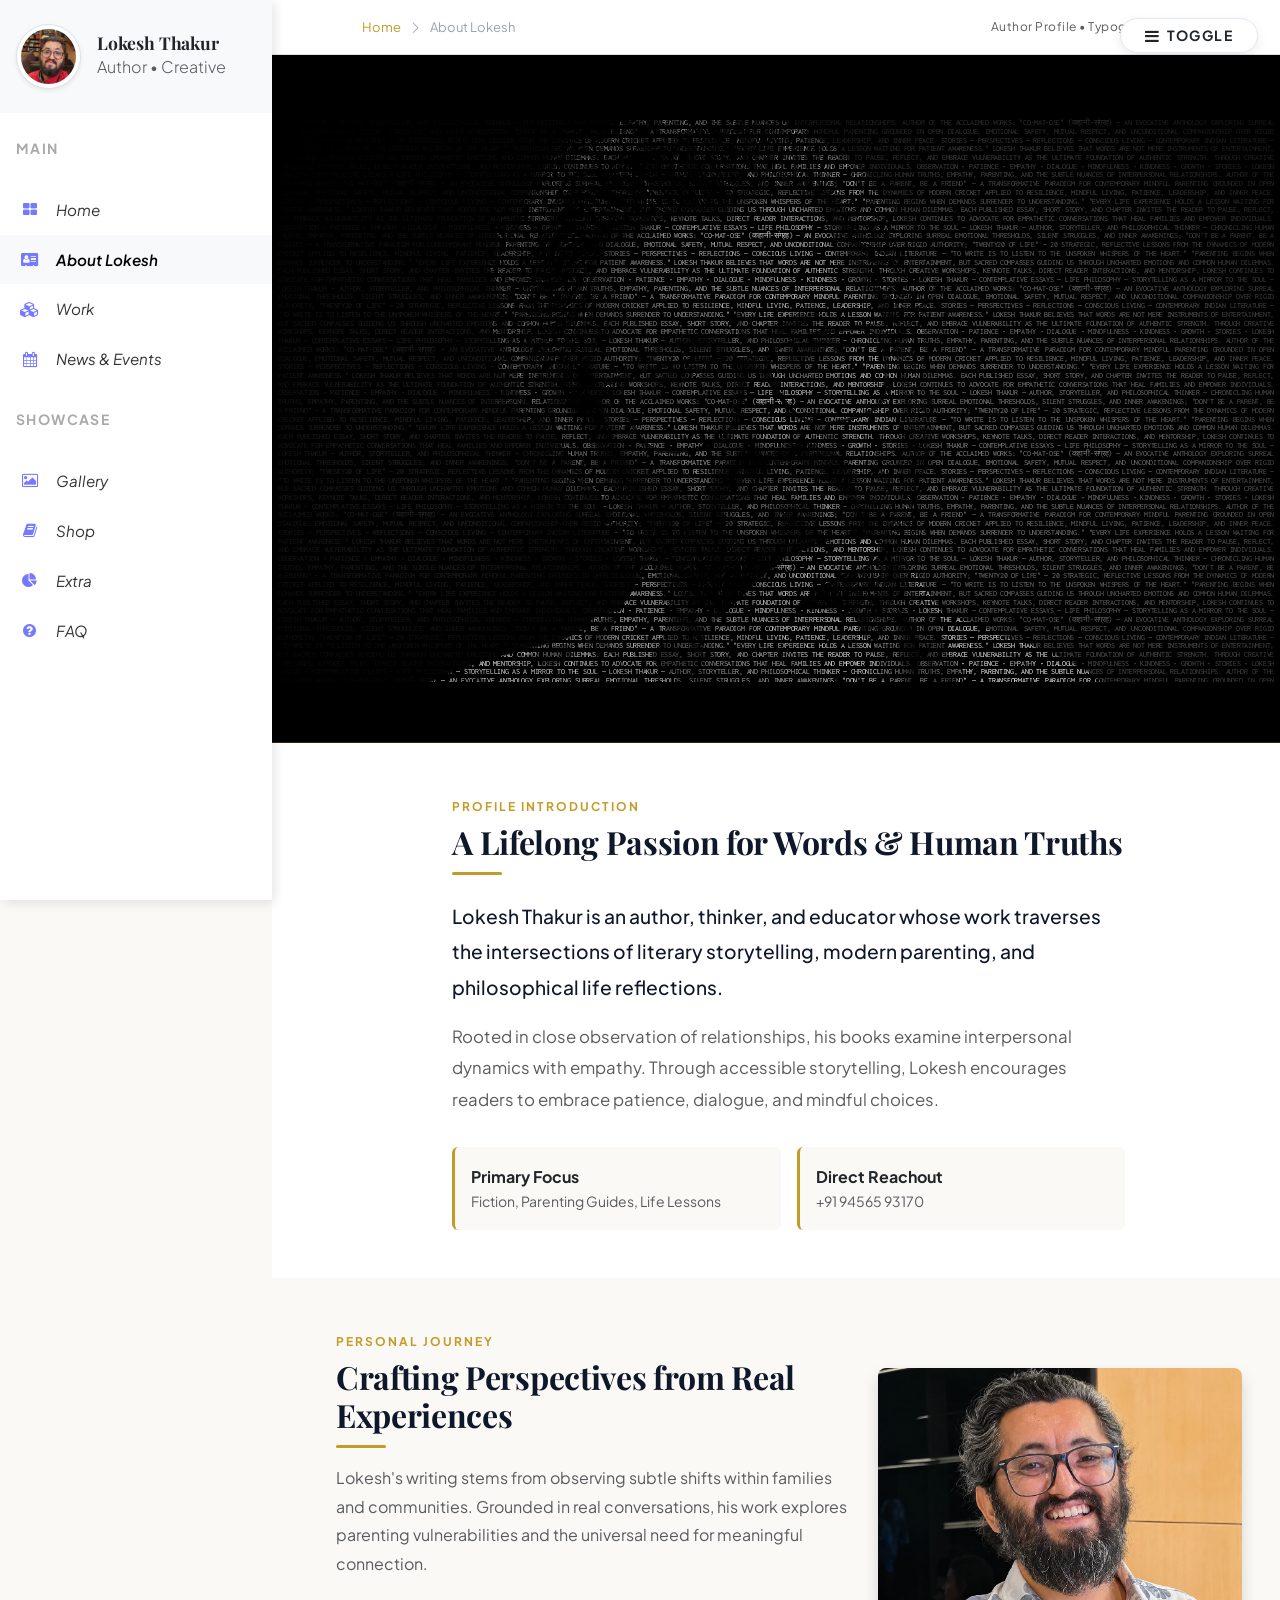
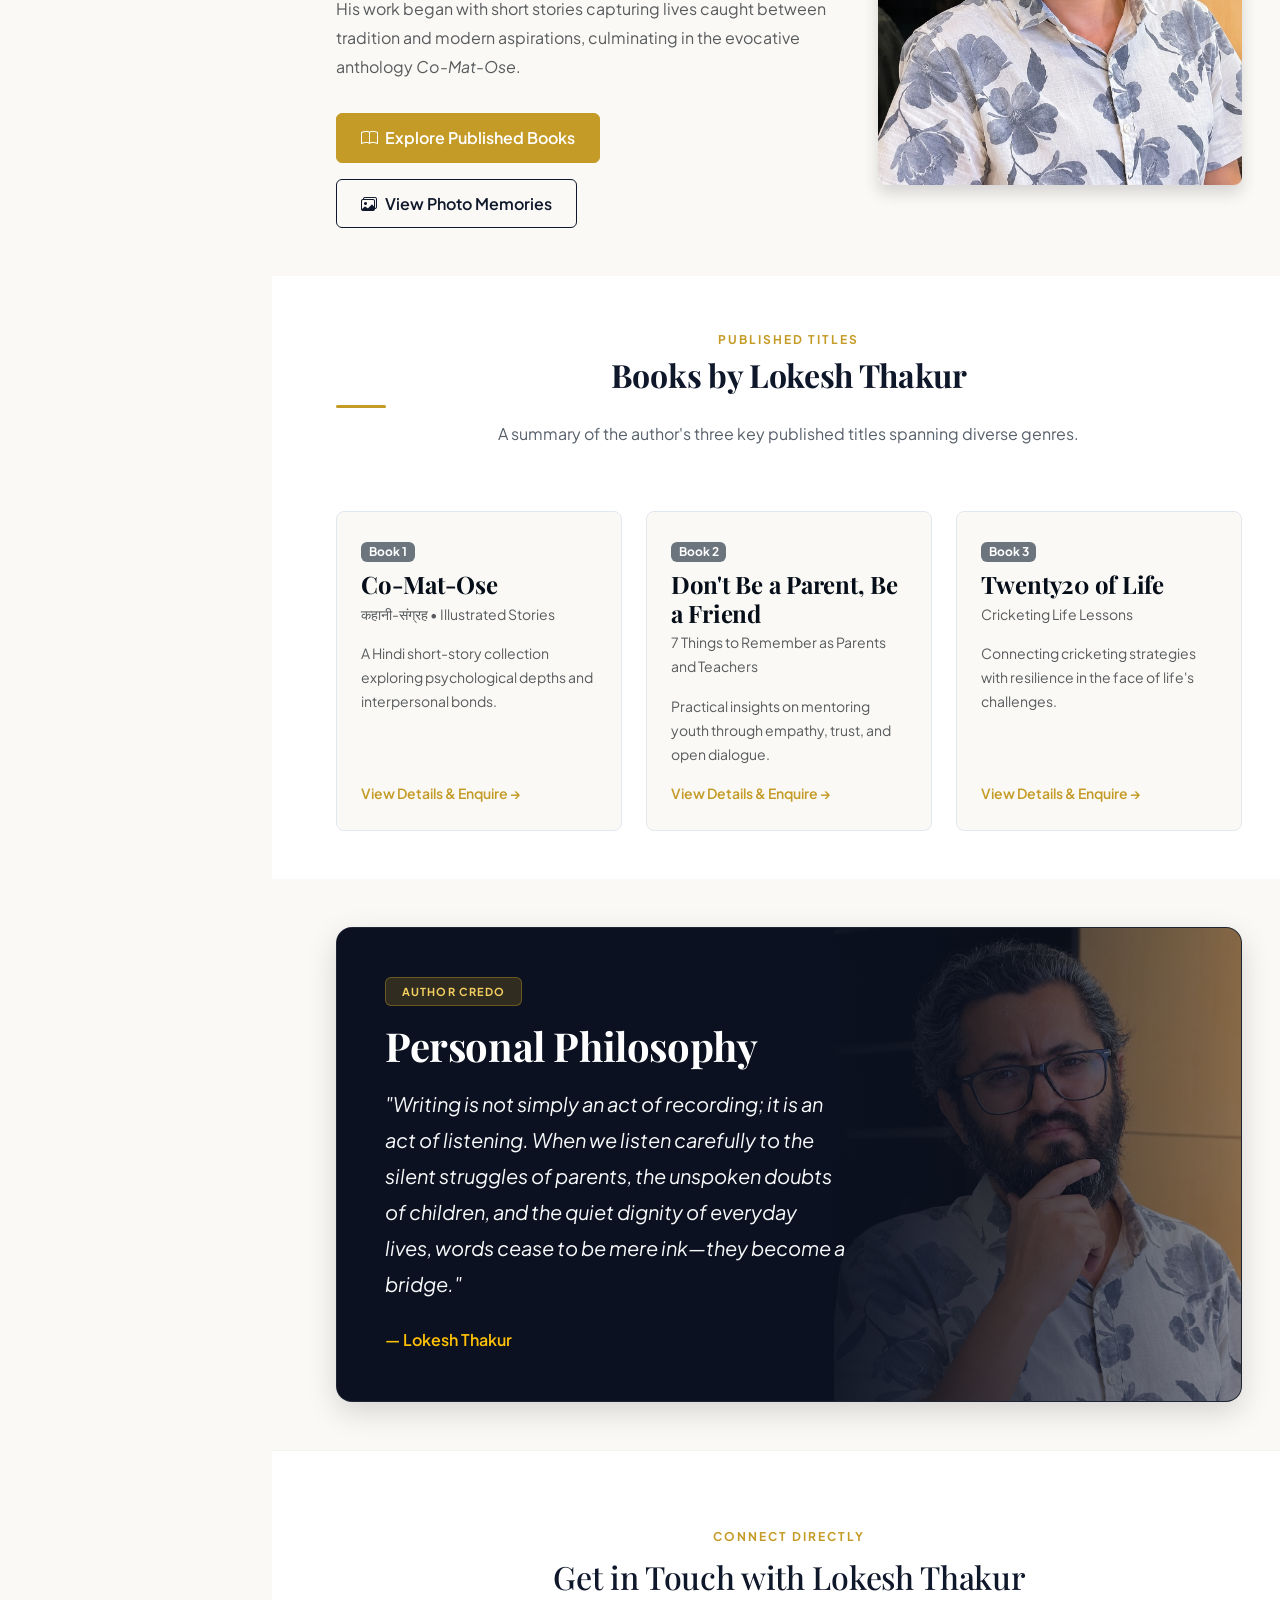
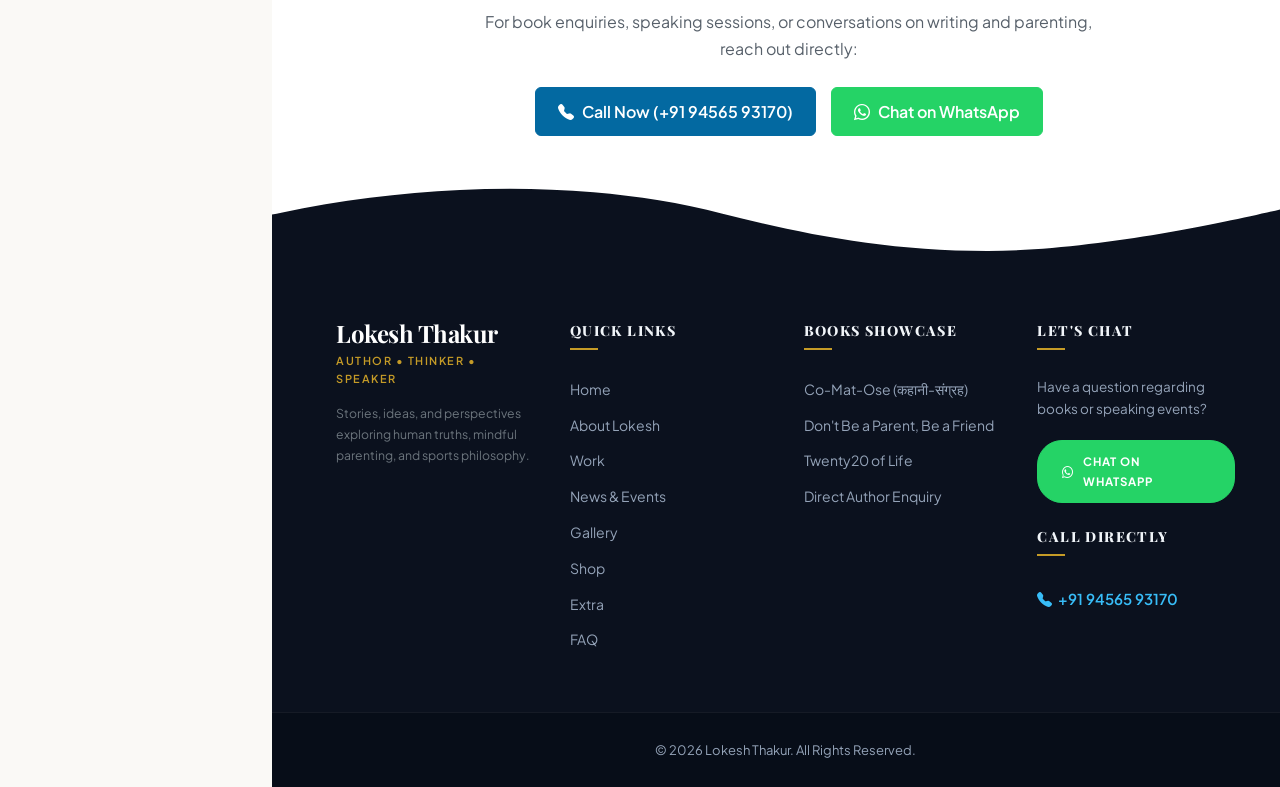
<file: about.html>
<!DOCTYPE html>
<html lang="en">

<head>
  <meta charset="utf-8">
  <meta content="width=device-width, initial-scale=1.0" name="viewport">
  <title>About Lokesh Thakur | Biography, Journey, Philosophy &amp; Literary Works</title>
  <meta content="Learn more about Lokesh Thakur, his personal journey, writing philosophy, published books, and speaking endeavors." name="description">
  <meta content="Lokesh Thakur biography, about Lokesh Thakur, Indian author, Hindi short story writer, parenting guide, Twenty20 of Life" name="keywords">

  <!-- Open Graph Metadata -->
  <meta property="og:title" content="About Lokesh Thakur | Author Profile &amp; Biography">
  <meta property="og:description" content="Discover the biography, literary journey, and philosophy of author Lokesh Thakur.">
  <meta property="og:image" content="Smiling Bearded Man in Floral Shirt.webp">
  <meta property="og:type" content="profile">

  <!-- Favicons -->
  <link rel="icon" type="image/x-icon" href="assets/img/favicon.ico">
  <link rel="icon" type="image/png" sizes="16x16" href="assets/img/favicon-16x16.png">
  <link rel="icon" type="image/png" sizes="32x32" href="assets/img/favicon-32x32.png">
  <link rel="icon" type="image/png" sizes="48x48" href="assets/img/favicon-48x48.png">
  <link rel="apple-touch-icon" sizes="180x180" href="assets/img/favicon-180x180.png">

  <!-- Google Fonts -->
  <link rel="preconnect" href="https://fonts.googleapis.com">
  <link rel="preconnect" href="https://fonts.gstatic.com" crossorigin>
  <link href="https://fonts.googleapis.com/css2?family=Inconsolata:wght@400;500;600;700&family=Playfair+Display:ital,wght@0,500;0,600;0,700;1,400&family=Plus+Jakarta+Sans:wght@300;400;500;600;700&family=Raleway:wght@400;500;600;700&display=swap" rel="stylesheet">

  <!-- Vendor CSS Files -->
  <link href="assets/vendor/bootstrap/css/bootstrap.min.css" rel="stylesheet">
  <link href="assets/vendor/bootstrap-icons/bootstrap-icons.css" rel="stylesheet">
  <link rel="stylesheet" href="https://cdnjs.cloudflare.com/ajax/libs/font-awesome/4.7.0/css/font-awesome.min.css">
  <link href="assets/vendor/aos/aos.css" rel="stylesheet">
  <link href="assets/vendor/glightbox/css/glightbox.min.css" rel="stylesheet">

  <!-- Template & Custom Stylesheets -->
  <link href="assets/css/main.css" rel="stylesheet">
  <link href="assets/css/custom.css" rel="stylesheet">
</head>

<body class="about-page">

    <!-- Vertical navbar -->
<div class="vertical-nav bg-white" id="sidebar">
  <div class="py-4 px-3 mb-4 bg-light">
    <div class="media d-flex align-items-center"><img src="Bearded Scholar in a Warm Library.webp" alt="Lokesh Thakur" width="65" class="mr-3 me-3 rounded-circle img-thumbnail shadow-sm" style="object-fit: cover; width: 65px; height: 65px;">
      <div class="media-body">
        <h4 class="m-0"><a href="index.html" class="text-dark text-decoration-none">Lokesh Thakur</a></h4>
        <p class="font-weight-light text-muted mb-0">Author &bull; Creative</p>
      </div>
    </div>
  </div>

  <p class="text-gray font-weight-bold text-uppercase px-3 small pb-4 mb-0">Main</p>

  <ul class="nav flex-column bg-white mb-0">
    <li class="nav-item">
      <a href="index.html" class="nav-link text-dark font-italic">
        <i class="fa fa-th-large mr-3 me-3 text-primary fa-fw"></i>
        Home
      </a>
    </li>
    <li class="nav-item">
      <a href="about.html" class="nav-link text-dark font-italic bg-light">
        <i class="fa fa-address-card mr-3 me-3 text-primary fa-fw"></i>
        About Lokesh
      </a>
    </li>
    <li class="nav-item">
      <a href="work.html" class="nav-link text-dark font-italic">
        <i class="fa fa-cubes mr-3 me-3 text-primary fa-fw"></i>
        Work
      </a>
    </li>
    <li class="nav-item">
      <a href="news-events.html" class="nav-link text-dark font-italic">
        <i class="fa fa-calendar mr-3 me-3 text-primary fa-fw"></i>
        News &amp; Events
      </a>
    </li>
  </ul>

  <p class="text-gray font-weight-bold text-uppercase px-3 small py-4 mb-0">Showcase</p>

  <ul class="nav flex-column bg-white mb-0">
    <li class="nav-item">
      <a href="gallery.html" class="nav-link text-dark font-italic">
        <i class="fa fa-picture-o mr-3 me-3 text-primary fa-fw"></i>
        Gallery
      </a>
    </li>
    <li class="nav-item">
      <a href="shop.html" class="nav-link text-dark font-italic">
        <i class="fa fa-book mr-3 me-3 text-primary fa-fw"></i>
        Shop
      </a>
    </li>
    <li class="nav-item">
      <a href="extra.html" class="nav-link text-dark font-italic">
        <i class="fa fa-pie-chart mr-3 me-3 text-primary fa-fw"></i>
        Extra
      </a>
    </li>
    <li class="nav-item">
      <a href="faq.html" class="nav-link text-dark font-italic">
        <i class="fa fa-question-circle mr-3 me-3 text-primary fa-fw"></i>
        FAQ
      </a>
    </li>
  </ul>
</div>
<!-- End vertical navbar -->

<!-- Page content holder -->
<div class="page-content" id="content">
  <!-- Toggle button -->
  <button id="sidebarCollapse" type="button" class="btn btn-light bg-white rounded-pill shadow-sm px-4 mb-4"><i class="fa fa-bars mr-2 me-2"></i><small class="text-uppercase font-weight-bold">Toggle</small></button>

  <!-- ======= Main Content Area ======= -->
  <main class="main">

    <!-- Breadcrumbs Navigation Bar -->
    <div class="page-breadcrumb-bar py-3 bg-white border-bottom">
      <div class="container d-flex align-items-center justify-content-between">
        <div class="page-breadcrumb m-0">
          <a href="index.html">Home</a>
          <i class="bi bi-chevron-right"></i>
          <span>About Lokesh</span>
        </div>
        <span class="small text-muted d-none d-md-inline" style="font-size: 12px; letter-spacing: 0.5px;">Author Profile &bull; Typographic Portrait</span>
      </div>
    </div>

    <!-- =======================================================
    # ABOUT HERO SECTION (CodePen Typographic Image Portrait)
    ======================================================== -->
    <section id="about-hero" class="about-hero-section">
      <div class="text-portrait">
        <!-- Original Monochrome Photograph -->
        <img src="Contemplative Bearded Portrait in Monochrome.webp" alt="Lokesh Thakur - Contemplative Bearded Portrait in Monochrome">

        <!-- Dense Typographic Text Layer (White text on black background with mix-blend-mode: multiply) -->
        <p class="text-portrait-text" aria-label="Typographic Portrait Text">
LOKESH THAKUR — AUTHOR, STORYTELLER, AND PHILOSOPHICAL THINKER — CHRONICLING HUMAN TRUTHS, EMPATHY, PARENTING, AND THE SUBTLE NUANCES OF INTERPERSONAL RELATIONSHIPS. AUTHOR OF THE ACCLAIMED WORKS: "CO-MAT-OSE" (कहानी-संग्रह) — AN EVOCATIVE ANTHOLOGY EXPLORING SURREAL EMOTIONAL THRESHOLDS, SILENT STRUGGLES, AND INNER AWAKENINGS; "DON'T BE A PARENT, BE A FRIEND" — A TRANSFORMATIVE PARADIGM FOR CONTEMPORARY MINDFUL PARENTING GROUNDED IN OPEN DIALOGUE, EMOTIONAL SAFETY, MUTUAL RESPECT, AND UNCONDITIONAL COMPANIONSHIP OVER RIGID AUTHORITY; "TWENTY20 OF LIFE" — 20 STRATEGIC, REFLECTIVE LESSONS FROM THE DYNAMICS OF MODERN CRICKET APPLIED TO RESILIENCE, MINDFUL LIVING, PATIENCE, LEADERSHIP, AND INNER PEACE. STORIES — PERSPECTIVES — REFLECTIONS — CONSCIOUS LIVING — CONTEMPORARY INDIAN LITERATURE — "TO WRITE IS TO LISTEN TO THE UNSPOKEN WHISPERS OF THE HEART." "PARENTING BEGINS WHEN DEMANDS SURRENDER TO UNDERSTANDING." "EVERY LIFE EXPERIENCE HOLDS A LESSON WAITING FOR PATIENT AWARENESS." LOKESH THAKUR BELIEVES THAT WORDS ARE NOT MERE INSTRUMENTS OF ENTERTAINMENT, BUT SACRED COMPASSES GUIDING US THROUGH UNCHARTED EMOTIONS AND COMMON HUMAN DILEMMAS. EACH PUBLISHED ESSAY, SHORT STORY, AND CHAPTER INVITES THE READER TO PAUSE, REFLECT, AND EMBRACE VULNERABILITY AS THE ULTIMATE FOUNDATION OF AUTHENTIC STRENGTH. THROUGH CREATIVE WORKSHOPS, KEYNOTE TALKS, DIRECT READER INTERACTIONS, AND MENTORSHIP, LOKESH CONTINUES TO ADVOCATE FOR EMPATHETIC CONVERSATIONS THAT HEAL FAMILIES AND EMPOWER INDIVIDUALS. OBSERVATION • PATIENCE • EMPATHY • DIALOGUE • MINDFULNESS • KINDNESS • GROWTH • STORIES • LOKESH THAKUR — CONTEMPLATIVE ESSAYS — LIFE PHILOSOPHY — STORYTELLING AS A MIRROR TO THE SOUL — 
LOKESH THAKUR — AUTHOR, STORYTELLER, AND PHILOSOPHICAL THINKER — CHRONICLING HUMAN TRUTHS, EMPATHY, PARENTING, AND THE SUBTLE NUANCES OF INTERPERSONAL RELATIONSHIPS. AUTHOR OF THE ACCLAIMED WORKS: "CO-MAT-OSE" (कहानी-संग्रह) — AN EVOCATIVE ANTHOLOGY EXPLORING SURREAL EMOTIONAL THRESHOLDS, SILENT STRUGGLES, AND INNER AWAKENINGS; "DON'T BE A PARENT, BE A FRIEND" — A TRANSFORMATIVE PARADIGM FOR CONTEMPORARY MINDFUL PARENTING GROUNDED IN OPEN DIALOGUE, EMOTIONAL SAFETY, MUTUAL RESPECT, AND UNCONDITIONAL COMPANIONSHIP OVER RIGID AUTHORITY; "TWENTY20 OF LIFE" — 20 STRATEGIC, REFLECTIVE LESSONS FROM THE DYNAMICS OF MODERN CRICKET APPLIED TO RESILIENCE, MINDFUL LIVING, PATIENCE, LEADERSHIP, AND INNER PEACE. STORIES — PERSPECTIVES — REFLECTIONS — CONSCIOUS LIVING — CONTEMPORARY INDIAN LITERATURE — "TO WRITE IS TO LISTEN TO THE UNSPOKEN WHISPERS OF THE HEART." "PARENTING BEGINS WHEN DEMANDS SURRENDER TO UNDERSTANDING." "EVERY LIFE EXPERIENCE HOLDS A LESSON WAITING FOR PATIENT AWARENESS." LOKESH THAKUR BELIEVES THAT WORDS ARE NOT MERE INSTRUMENTS OF ENTERTAINMENT, BUT SACRED COMPASSES GUIDING US THROUGH UNCHARTED EMOTIONS AND COMMON HUMAN DILEMMAS. EACH PUBLISHED ESSAY, SHORT STORY, AND CHAPTER INVITES THE READER TO PAUSE, REFLECT, AND EMBRACE VULNERABILITY AS THE ULTIMATE FOUNDATION OF AUTHENTIC STRENGTH. THROUGH CREATIVE WORKSHOPS, KEYNOTE TALKS, DIRECT READER INTERACTIONS, AND MENTORSHIP, LOKESH CONTINUES TO ADVOCATE FOR EMPATHETIC CONVERSATIONS THAT HEAL FAMILIES AND EMPOWER INDIVIDUALS. OBSERVATION • PATIENCE • EMPATHY • DIALOGUE • MINDFULNESS • KINDNESS • GROWTH • STORIES • LOKESH THAKUR — CONTEMPLATIVE ESSAYS — LIFE PHILOSOPHY — STORYTELLING AS A MIRROR TO THE SOUL — 
LOKESH THAKUR — AUTHOR, STORYTELLER, AND PHILOSOPHICAL THINKER — CHRONICLING HUMAN TRUTHS, EMPATHY, PARENTING, AND THE SUBTLE NUANCES OF INTERPERSONAL RELATIONSHIPS. AUTHOR OF THE ACCLAIMED WORKS: "CO-MAT-OSE" (कहानी-संग्रह) — AN EVOCATIVE ANTHOLOGY EXPLORING SURREAL EMOTIONAL THRESHOLDS, SILENT STRUGGLES, AND INNER AWAKENINGS; "DON'T BE A PARENT, BE A FRIEND" — A TRANSFORMATIVE PARADIGM FOR CONTEMPORARY MINDFUL PARENTING GROUNDED IN OPEN DIALOGUE, EMOTIONAL SAFETY, MUTUAL RESPECT, AND UNCONDITIONAL COMPANIONSHIP OVER RIGID AUTHORITY; "TWENTY20 OF LIFE" — 20 STRATEGIC, REFLECTIVE LESSONS FROM THE DYNAMICS OF MODERN CRICKET APPLIED TO RESILIENCE, MINDFUL LIVING, PATIENCE, LEADERSHIP, AND INNER PEACE. STORIES — PERSPECTIVES — REFLECTIONS — CONSCIOUS LIVING — CONTEMPORARY INDIAN LITERATURE — "TO WRITE IS TO LISTEN TO THE UNSPOKEN WHISPERS OF THE HEART." "PARENTING BEGINS WHEN DEMANDS SURRENDER TO UNDERSTANDING." "EVERY LIFE EXPERIENCE HOLDS A LESSON WAITING FOR PATIENT AWARENESS." LOKESH THAKUR BELIEVES THAT WORDS ARE NOT MERE INSTRUMENTS OF ENTERTAINMENT, BUT SACRED COMPASSES GUIDING US THROUGH UNCHARTED EMOTIONS AND COMMON HUMAN DILEMMAS. EACH PUBLISHED ESSAY, SHORT STORY, AND CHAPTER INVITES THE READER TO PAUSE, REFLECT, AND EMBRACE VULNERABILITY AS THE ULTIMATE FOUNDATION OF AUTHENTIC STRENGTH. THROUGH CREATIVE WORKSHOPS, KEYNOTE TALKS, DIRECT READER INTERACTIONS, AND MENTORSHIP, LOKESH CONTINUES TO ADVOCATE FOR EMPATHETIC CONVERSATIONS THAT HEAL FAMILIES AND EMPOWER INDIVIDUALS. OBSERVATION • PATIENCE • EMPATHY • DIALOGUE • MINDFULNESS • KINDNESS • GROWTH • STORIES • LOKESH THAKUR — CONTEMPLATIVE ESSAYS — LIFE PHILOSOPHY — STORYTELLING AS A MIRROR TO THE SOUL — 
LOKESH THAKUR — AUTHOR, STORYTELLER, AND PHILOSOPHICAL THINKER — CHRONICLING HUMAN TRUTHS, EMPATHY, PARENTING, AND THE SUBTLE NUANCES OF INTERPERSONAL RELATIONSHIPS. AUTHOR OF THE ACCLAIMED WORKS: "CO-MAT-OSE" (कहानी-संग्रह) — AN EVOCATIVE ANTHOLOGY EXPLORING SURREAL EMOTIONAL THRESHOLDS, SILENT STRUGGLES, AND INNER AWAKENINGS; "DON'T BE A PARENT, BE A FRIEND" — A TRANSFORMATIVE PARADIGM FOR CONTEMPORARY MINDFUL PARENTING GROUNDED IN OPEN DIALOGUE, EMOTIONAL SAFETY, MUTUAL RESPECT, AND UNCONDITIONAL COMPANIONSHIP OVER RIGID AUTHORITY; "TWENTY20 OF LIFE" — 20 STRATEGIC, REFLECTIVE LESSONS FROM THE DYNAMICS OF MODERN CRICKET APPLIED TO RESILIENCE, MINDFUL LIVING, PATIENCE, LEADERSHIP, AND INNER PEACE. STORIES — PERSPECTIVES — REFLECTIONS — CONSCIOUS LIVING — CONTEMPORARY INDIAN LITERATURE — "TO WRITE IS TO LISTEN TO THE UNSPOKEN WHISPERS OF THE HEART." "PARENTING BEGINS WHEN DEMANDS SURRENDER TO UNDERSTANDING." "EVERY LIFE EXPERIENCE HOLDS A LESSON WAITING FOR PATIENT AWARENESS." LOKESH THAKUR BELIEVES THAT WORDS ARE NOT MERE INSTRUMENTS OF ENTERTAINMENT, BUT SACRED COMPASSES GUIDING US THROUGH UNCHARTED EMOTIONS AND COMMON HUMAN DILEMMAS. EACH PUBLISHED ESSAY, SHORT STORY, AND CHAPTER INVITES THE READER TO PAUSE, REFLECT, AND EMBRACE VULNERABILITY AS THE ULTIMATE FOUNDATION OF AUTHENTIC STRENGTH. THROUGH CREATIVE WORKSHOPS, KEYNOTE TALKS, DIRECT READER INTERACTIONS, AND MENTORSHIP, LOKESH CONTINUES TO ADVOCATE FOR EMPATHETIC CONVERSATIONS THAT HEAL FAMILIES AND EMPOWER INDIVIDUALS. OBSERVATION • PATIENCE • EMPATHY • DIALOGUE • MINDFULNESS • KINDNESS • GROWTH • STORIES • LOKESH THAKUR — CONTEMPLATIVE ESSAYS — LIFE PHILOSOPHY — STORYTELLING AS A MIRROR TO THE SOUL — 
LOKESH THAKUR — AUTHOR, STORYTELLER, AND PHILOSOPHICAL THINKER — CHRONICLING HUMAN TRUTHS, EMPATHY, PARENTING, AND THE SUBTLE NUANCES OF INTERPERSONAL RELATIONSHIPS. AUTHOR OF THE ACCLAIMED WORKS: "CO-MAT-OSE" (कहानी-संग्रह) — AN EVOCATIVE ANTHOLOGY EXPLORING SURREAL EMOTIONAL THRESHOLDS, SILENT STRUGGLES, AND INNER AWAKENINGS; "DON'T BE A PARENT, BE A FRIEND" — A TRANSFORMATIVE PARADIGM FOR CONTEMPORARY MINDFUL PARENTING GROUNDED IN OPEN DIALOGUE, EMOTIONAL SAFETY, MUTUAL RESPECT, AND UNCONDITIONAL COMPANIONSHIP OVER RIGID AUTHORITY; "TWENTY20 OF LIFE" — 20 STRATEGIC, REFLECTIVE LESSONS FROM THE DYNAMICS OF MODERN CRICKET APPLIED TO RESILIENCE, MINDFUL LIVING, PATIENCE, LEADERSHIP, AND INNER PEACE. STORIES — PERSPECTIVES — REFLECTIONS — CONSCIOUS LIVING — CONTEMPORARY INDIAN LITERATURE — "TO WRITE IS TO LISTEN TO THE UNSPOKEN WHISPERS OF THE HEART." "PARENTING BEGINS WHEN DEMANDS SURRENDER TO UNDERSTANDING." "EVERY LIFE EXPERIENCE HOLDS A LESSON WAITING FOR PATIENT AWARENESS." LOKESH THAKUR BELIEVES THAT WORDS ARE NOT MERE INSTRUMENTS OF ENTERTAINMENT, BUT SACRED COMPASSES GUIDING US THROUGH UNCHARTED EMOTIONS AND COMMON HUMAN DILEMMAS. EACH PUBLISHED ESSAY, SHORT STORY, AND CHAPTER INVITES THE READER TO PAUSE, REFLECT, AND EMBRACE VULNERABILITY AS THE ULTIMATE FOUNDATION OF AUTHENTIC STRENGTH. THROUGH CREATIVE WORKSHOPS, KEYNOTE TALKS, DIRECT READER INTERACTIONS, AND MENTORSHIP, LOKESH CONTINUES TO ADVOCATE FOR EMPATHETIC CONVERSATIONS THAT HEAL FAMILIES AND EMPOWER INDIVIDUALS. OBSERVATION • PATIENCE • EMPATHY • DIALOGUE • MINDFULNESS • KINDNESS • GROWTH • STORIES • LOKESH THAKUR — CONTEMPLATIVE ESSAYS — LIFE PHILOSOPHY — STORYTELLING AS A MIRROR TO THE SOUL — 
LOKESH THAKUR — AUTHOR, STORYTELLER, AND PHILOSOPHICAL THINKER — CHRONICLING HUMAN TRUTHS, EMPATHY, PARENTING, AND THE SUBTLE NUANCES OF INTERPERSONAL RELATIONSHIPS. AUTHOR OF THE ACCLAIMED WORKS: "CO-MAT-OSE" (कहानी-संग्रह) — AN EVOCATIVE ANTHOLOGY EXPLORING SURREAL EMOTIONAL THRESHOLDS, SILENT STRUGGLES, AND INNER AWAKENINGS; "DON'T BE A PARENT, BE A FRIEND" — A TRANSFORMATIVE PARADIGM FOR CONTEMPORARY MINDFUL PARENTING GROUNDED IN OPEN DIALOGUE, EMOTIONAL SAFETY, MUTUAL RESPECT, AND UNCONDITIONAL COMPANIONSHIP OVER RIGID AUTHORITY; "TWENTY20 OF LIFE" — 20 STRATEGIC, REFLECTIVE LESSONS FROM THE DYNAMICS OF MODERN CRICKET APPLIED TO RESILIENCE, MINDFUL LIVING, PATIENCE, LEADERSHIP, AND INNER PEACE. STORIES — PERSPECTIVES — REFLECTIONS — CONSCIOUS LIVING — CONTEMPORARY INDIAN LITERATURE — "TO WRITE IS TO LISTEN TO THE UNSPOKEN WHISPERS OF THE HEART." "PARENTING BEGINS WHEN DEMANDS SURRENDER TO UNDERSTANDING." "EVERY LIFE EXPERIENCE HOLDS A LESSON WAITING FOR PATIENT AWARENESS." LOKESH THAKUR BELIEVES THAT WORDS ARE NOT MERE INSTRUMENTS OF ENTERTAINMENT, BUT SACRED COMPASSES GUIDING US THROUGH UNCHARTED EMOTIONS AND COMMON HUMAN DILEMMAS. EACH PUBLISHED ESSAY, SHORT STORY, AND CHAPTER INVITES THE READER TO PAUSE, REFLECT, AND EMBRACE VULNERABILITY AS THE ULTIMATE FOUNDATION OF AUTHENTIC STRENGTH. THROUGH CREATIVE WORKSHOPS, KEYNOTE TALKS, DIRECT READER INTERACTIONS, AND MENTORSHIP, LOKESH CONTINUES TO ADVOCATE FOR EMPATHETIC CONVERSATIONS THAT HEAL FAMILIES AND EMPOWER INDIVIDUALS. OBSERVATION • PATIENCE • EMPATHY • DIALOGUE • MINDFULNESS • KINDNESS • GROWTH • STORIES • LOKESH THAKUR — CONTEMPLATIVE ESSAYS — LIFE PHILOSOPHY — STORYTELLING AS A MIRROR TO THE SOUL — 
LOKESH THAKUR — AUTHOR, STORYTELLER, AND PHILOSOPHICAL THINKER — CHRONICLING HUMAN TRUTHS, EMPATHY, PARENTING, AND THE SUBTLE NUANCES OF INTERPERSONAL RELATIONSHIPS. AUTHOR OF THE ACCLAIMED WORKS: "CO-MAT-OSE" (कहानी-संग्रह) — AN EVOCATIVE ANTHOLOGY EXPLORING SURREAL EMOTIONAL THRESHOLDS, SILENT STRUGGLES, AND INNER AWAKENINGS; "DON'T BE A PARENT, BE A FRIEND" — A TRANSFORMATIVE PARADIGM FOR CONTEMPORARY MINDFUL PARENTING GROUNDED IN OPEN DIALOGUE, EMOTIONAL SAFETY, MUTUAL RESPECT, AND UNCONDITIONAL COMPANIONSHIP OVER RIGID AUTHORITY; "TWENTY20 OF LIFE" — 20 STRATEGIC, REFLECTIVE LESSONS FROM THE DYNAMICS OF MODERN CRICKET APPLIED TO RESILIENCE, MINDFUL LIVING, PATIENCE, LEADERSHIP, AND INNER PEACE. STORIES — PERSPECTIVES — REFLECTIONS — CONSCIOUS LIVING — CONTEMPORARY INDIAN LITERATURE — "TO WRITE IS TO LISTEN TO THE UNSPOKEN WHISPERS OF THE HEART." "PARENTING BEGINS WHEN DEMANDS SURRENDER TO UNDERSTANDING." "EVERY LIFE EXPERIENCE HOLDS A LESSON WAITING FOR PATIENT AWARENESS." LOKESH THAKUR BELIEVES THAT WORDS ARE NOT MERE INSTRUMENTS OF ENTERTAINMENT, BUT SACRED COMPASSES GUIDING US THROUGH UNCHARTED EMOTIONS AND COMMON HUMAN DILEMMAS. EACH PUBLISHED ESSAY, SHORT STORY, AND CHAPTER INVITES THE READER TO PAUSE, REFLECT, AND EMBRACE VULNERABILITY AS THE ULTIMATE FOUNDATION OF AUTHENTIC STRENGTH. THROUGH CREATIVE WORKSHOPS, KEYNOTE TALKS, DIRECT READER INTERACTIONS, AND MENTORSHIP, LOKESH CONTINUES TO ADVOCATE FOR EMPATHETIC CONVERSATIONS THAT HEAL FAMILIES AND EMPOWER INDIVIDUALS. OBSERVATION • PATIENCE • EMPATHY • DIALOGUE • MINDFULNESS • KINDNESS • GROWTH • STORIES • LOKESH THAKUR — CONTEMPLATIVE ESSAYS — LIFE PHILOSOPHY — STORYTELLING AS A MIRROR TO THE SOUL — 
LOKESH THAKUR — AUTHOR, STORYTELLER, AND PHILOSOPHICAL THINKER — CHRONICLING HUMAN TRUTHS, EMPATHY, PARENTING, AND THE SUBTLE NUANCES OF INTERPERSONAL RELATIONSHIPS. AUTHOR OF THE ACCLAIMED WORKS: "CO-MAT-OSE" (कहानी-संग्रह) — AN EVOCATIVE ANTHOLOGY EXPLORING SURREAL EMOTIONAL THRESHOLDS, SILENT STRUGGLES, AND INNER AWAKENINGS; "DON'T BE A PARENT, BE A FRIEND" — A TRANSFORMATIVE PARADIGM FOR CONTEMPORARY MINDFUL PARENTING GROUNDED IN OPEN DIALOGUE, EMOTIONAL SAFETY, MUTUAL RESPECT, AND UNCONDITIONAL COMPANIONSHIP OVER RIGID AUTHORITY; "TWENTY20 OF LIFE" — 20 STRATEGIC, REFLECTIVE LESSONS FROM THE DYNAMICS OF MODERN CRICKET APPLIED TO RESILIENCE, MINDFUL LIVING, PATIENCE, LEADERSHIP, AND INNER PEACE. STORIES — PERSPECTIVES — REFLECTIONS — CONSCIOUS LIVING — CONTEMPORARY INDIAN LITERATURE — "TO WRITE IS TO LISTEN TO THE UNSPOKEN WHISPERS OF THE HEART." "PARENTING BEGINS WHEN DEMANDS SURRENDER TO UNDERSTANDING." "EVERY LIFE EXPERIENCE HOLDS A LESSON WAITING FOR PATIENT AWARENESS." LOKESH THAKUR BELIEVES THAT WORDS ARE NOT MERE INSTRUMENTS OF ENTERTAINMENT, BUT SACRED COMPASSES GUIDING US THROUGH UNCHARTED EMOTIONS AND COMMON HUMAN DILEMMAS. EACH PUBLISHED ESSAY, SHORT STORY, AND CHAPTER INVITES THE READER TO PAUSE, REFLECT, AND EMBRACE VULNERABILITY AS THE ULTIMATE FOUNDATION OF AUTHENTIC STRENGTH. THROUGH CREATIVE WORKSHOPS, KEYNOTE TALKS, DIRECT READER INTERACTIONS, AND MENTORSHIP, LOKESH CONTINUES TO ADVOCATE FOR EMPATHETIC CONVERSATIONS THAT HEAL FAMILIES AND EMPOWER INDIVIDUALS. OBSERVATION • PATIENCE • EMPATHY • DIALOGUE • MINDFULNESS • KINDNESS • GROWTH • STORIES • LOKESH THAKUR — CONTEMPLATIVE ESSAYS — LIFE PHILOSOPHY — STORYTELLING AS A MIRROR TO THE SOUL — 
LOKESH THAKUR — AUTHOR, STORYTELLER, AND PHILOSOPHICAL THINKER — CHRONICLING HUMAN TRUTHS, EMPATHY, PARENTING, AND THE SUBTLE NUANCES OF INTERPERSONAL RELATIONSHIPS. AUTHOR OF THE ACCLAIMED WORKS: "CO-MAT-OSE" (कहानी-संग्रह) — AN EVOCATIVE ANTHOLOGY EXPLORING SURREAL EMOTIONAL THRESHOLDS, SILENT STRUGGLES, AND INNER AWAKENINGS; "DON'T BE A PARENT, BE A FRIEND" — A TRANSFORMATIVE PARADIGM FOR CONTEMPORARY MINDFUL PARENTING GROUNDED IN OPEN DIALOGUE, EMOTIONAL SAFETY, MUTUAL RESPECT, AND UNCONDITIONAL COMPANIONSHIP OVER RIGID AUTHORITY; "TWENTY20 OF LIFE" — 20 STRATEGIC, REFLECTIVE LESSONS FROM THE DYNAMICS OF MODERN CRICKET APPLIED TO RESILIENCE, MINDFUL LIVING, PATIENCE, LEADERSHIP, AND INNER PEACE. STORIES — PERSPECTIVES — REFLECTIONS — CONSCIOUS LIVING — CONTEMPORARY INDIAN LITERATURE — "TO WRITE IS TO LISTEN TO THE UNSPOKEN WHISPERS OF THE HEART." "PARENTING BEGINS WHEN DEMANDS SURRENDER TO UNDERSTANDING." "EVERY LIFE EXPERIENCE HOLDS A LESSON WAITING FOR PATIENT AWARENESS." LOKESH THAKUR BELIEVES THAT WORDS ARE NOT MERE INSTRUMENTS OF ENTERTAINMENT, BUT SACRED COMPASSES GUIDING US THROUGH UNCHARTED EMOTIONS AND COMMON HUMAN DILEMMAS. EACH PUBLISHED ESSAY, SHORT STORY, AND CHAPTER INVITES THE READER TO PAUSE, REFLECT, AND EMBRACE VULNERABILITY AS THE ULTIMATE FOUNDATION OF AUTHENTIC STRENGTH. THROUGH CREATIVE WORKSHOPS, KEYNOTE TALKS, DIRECT READER INTERACTIONS, AND MENTORSHIP, LOKESH CONTINUES TO ADVOCATE FOR EMPATHETIC CONVERSATIONS THAT HEAL FAMILIES AND EMPOWER INDIVIDUALS. OBSERVATION • PATIENCE • EMPATHY • DIALOGUE • MINDFULNESS • KINDNESS • GROWTH • STORIES • LOKESH THAKUR — CONTEMPLATIVE ESSAYS — LIFE PHILOSOPHY — STORYTELLING AS A MIRROR TO THE SOUL — 
LOKESH THAKUR — AUTHOR, STORYTELLER, AND PHILOSOPHICAL THINKER — CHRONICLING HUMAN TRUTHS, EMPATHY, PARENTING, AND THE SUBTLE NUANCES OF INTERPERSONAL RELATIONSHIPS. AUTHOR OF THE ACCLAIMED WORKS: "CO-MAT-OSE" (कहानी-संग्रह) — AN EVOCATIVE ANTHOLOGY EXPLORING SURREAL EMOTIONAL THRESHOLDS, SILENT STRUGGLES, AND INNER AWAKENINGS; "DON'T BE A PARENT, BE A FRIEND" — A TRANSFORMATIVE PARADIGM FOR CONTEMPORARY MINDFUL PARENTING GROUNDED IN OPEN DIALOGUE, EMOTIONAL SAFETY, MUTUAL RESPECT, AND UNCONDITIONAL COMPANIONSHIP OVER RIGID AUTHORITY; "TWENTY20 OF LIFE" — 20 STRATEGIC, REFLECTIVE LESSONS FROM THE DYNAMICS OF MODERN CRICKET APPLIED TO RESILIENCE, MINDFUL LIVING, PATIENCE, LEADERSHIP, AND INNER PEACE. STORIES — PERSPECTIVES — REFLECTIONS — CONSCIOUS LIVING — CONTEMPORARY INDIAN LITERATURE — "TO WRITE IS TO LISTEN TO THE UNSPOKEN WHISPERS OF THE HEART." "PARENTING BEGINS WHEN DEMANDS SURRENDER TO UNDERSTANDING." "EVERY LIFE EXPERIENCE HOLDS A LESSON WAITING FOR PATIENT AWARENESS." LOKESH THAKUR BELIEVES THAT WORDS ARE NOT MERE INSTRUMENTS OF ENTERTAINMENT, BUT SACRED COMPASSES GUIDING US THROUGH UNCHARTED EMOTIONS AND COMMON HUMAN DILEMMAS. EACH PUBLISHED ESSAY, SHORT STORY, AND CHAPTER INVITES THE READER TO PAUSE, REFLECT, AND EMBRACE VULNERABILITY AS THE ULTIMATE FOUNDATION OF AUTHENTIC STRENGTH. THROUGH CREATIVE WORKSHOPS, KEYNOTE TALKS, DIRECT READER INTERACTIONS, AND MENTORSHIP, LOKESH CONTINUES TO ADVOCATE FOR EMPATHETIC CONVERSATIONS THAT HEAL FAMILIES AND EMPOWER INDIVIDUALS. OBSERVATION • PATIENCE • EMPATHY • DIALOGUE • MINDFULNESS • KINDNESS • GROWTH • STORIES • LOKESH THAKUR — CONTEMPLATIVE ESSAYS — LIFE PHILOSOPHY — STORYTELLING AS A MIRROR TO THE SOUL — 
LOKESH THAKUR — AUTHOR, STORYTELLER, AND PHILOSOPHICAL THINKER — CHRONICLING HUMAN TRUTHS, EMPATHY, PARENTING, AND THE SUBTLE NUANCES OF INTERPERSONAL RELATIONSHIPS. AUTHOR OF THE ACCLAIMED WORKS: "CO-MAT-OSE" (कहानी-संग्रह) — AN EVOCATIVE ANTHOLOGY EXPLORING SURREAL EMOTIONAL THRESHOLDS, SILENT STRUGGLES, AND INNER AWAKENINGS; "DON'T BE A PARENT, BE A FRIEND" — A TRANSFORMATIVE PARADIGM FOR CONTEMPORARY MINDFUL PARENTING GROUNDED IN OPEN DIALOGUE, EMOTIONAL SAFETY, MUTUAL RESPECT, AND UNCONDITIONAL COMPANIONSHIP OVER RIGID AUTHORITY; "TWENTY20 OF LIFE" — 20 STRATEGIC, REFLECTIVE LESSONS FROM THE DYNAMICS OF MODERN CRICKET APPLIED TO RESILIENCE, MINDFUL LIVING, PATIENCE, LEADERSHIP, AND INNER PEACE. STORIES — PERSPECTIVES — REFLECTIONS — CONSCIOUS LIVING — CONTEMPORARY INDIAN LITERATURE — "TO WRITE IS TO LISTEN TO THE UNSPOKEN WHISPERS OF THE HEART." "PARENTING BEGINS WHEN DEMANDS SURRENDER TO UNDERSTANDING." "EVERY LIFE EXPERIENCE HOLDS A LESSON WAITING FOR PATIENT AWARENESS." LOKESH THAKUR BELIEVES THAT WORDS ARE NOT MERE INSTRUMENTS OF ENTERTAINMENT, BUT SACRED COMPASSES GUIDING US THROUGH UNCHARTED EMOTIONS AND COMMON HUMAN DILEMMAS. EACH PUBLISHED ESSAY, SHORT STORY, AND CHAPTER INVITES THE READER TO PAUSE, REFLECT, AND EMBRACE VULNERABILITY AS THE ULTIMATE FOUNDATION OF AUTHENTIC STRENGTH. THROUGH CREATIVE WORKSHOPS, KEYNOTE TALKS, DIRECT READER INTERACTIONS, AND MENTORSHIP, LOKESH CONTINUES TO ADVOCATE FOR EMPATHETIC CONVERSATIONS THAT HEAL FAMILIES AND EMPOWER INDIVIDUALS. OBSERVATION • PATIENCE • EMPATHY • DIALOGUE • MINDFULNESS • KINDNESS • GROWTH • STORIES • LOKESH THAKUR — CONTEMPLATIVE ESSAYS — LIFE PHILOSOPHY — STORYTELLING AS A MIRROR TO THE SOUL — 
LOKESH THAKUR — AUTHOR, STORYTELLER, AND PHILOSOPHICAL THINKER — CHRONICLING HUMAN TRUTHS, EMPATHY, PARENTING, AND THE SUBTLE NUANCES OF INTERPERSONAL RELATIONSHIPS. AUTHOR OF THE ACCLAIMED WORKS: "CO-MAT-OSE" (कहानी-संग्रह) — AN EVOCATIVE ANTHOLOGY EXPLORING SURREAL EMOTIONAL THRESHOLDS, SILENT STRUGGLES, AND INNER AWAKENINGS; "DON'T BE A PARENT, BE A FRIEND" — A TRANSFORMATIVE PARADIGM FOR CONTEMPORARY MINDFUL PARENTING GROUNDED IN OPEN DIALOGUE, EMOTIONAL SAFETY, MUTUAL RESPECT, AND UNCONDITIONAL COMPANIONSHIP OVER RIGID AUTHORITY; "TWENTY20 OF LIFE" — 20 STRATEGIC, REFLECTIVE LESSONS FROM THE DYNAMICS OF MODERN CRICKET APPLIED TO RESILIENCE, MINDFUL LIVING, PATIENCE, LEADERSHIP, AND INNER PEACE. STORIES — PERSPECTIVES — REFLECTIONS — CONSCIOUS LIVING — CONTEMPORARY INDIAN LITERATURE — "TO WRITE IS TO LISTEN TO THE UNSPOKEN WHISPERS OF THE HEART." "PARENTING BEGINS WHEN DEMANDS SURRENDER TO UNDERSTANDING." "EVERY LIFE EXPERIENCE HOLDS A LESSON WAITING FOR PATIENT AWARENESS." LOKESH THAKUR BELIEVES THAT WORDS ARE NOT MERE INSTRUMENTS OF ENTERTAINMENT, BUT SACRED COMPASSES GUIDING US THROUGH UNCHARTED EMOTIONS AND COMMON HUMAN DILEMMAS. EACH PUBLISHED ESSAY, SHORT STORY, AND CHAPTER INVITES THE READER TO PAUSE, REFLECT, AND EMBRACE VULNERABILITY AS THE ULTIMATE FOUNDATION OF AUTHENTIC STRENGTH. THROUGH CREATIVE WORKSHOPS, KEYNOTE TALKS, DIRECT READER INTERACTIONS, AND MENTORSHIP, LOKESH CONTINUES TO ADVOCATE FOR EMPATHETIC CONVERSATIONS THAT HEAL FAMILIES AND EMPOWER INDIVIDUALS. OBSERVATION • PATIENCE • EMPATHY • DIALOGUE • MINDFULNESS • KINDNESS • GROWTH • STORIES • LOKESH THAKUR — CONTEMPLATIVE ESSAYS — LIFE PHILOSOPHY — STORYTELLING AS A MIRROR TO THE SOUL — 
LOKESH THAKUR — AUTHOR, STORYTELLER, AND PHILOSOPHICAL THINKER — CHRONICLING HUMAN TRUTHS, EMPATHY, PARENTING, AND THE SUBTLE NUANCES OF INTERPERSONAL RELATIONSHIPS. AUTHOR OF THE ACCLAIMED WORKS: "CO-MAT-OSE" (कहानी-संग्रह) — AN EVOCATIVE ANTHOLOGY EXPLORING SURREAL EMOTIONAL THRESHOLDS, SILENT STRUGGLES, AND INNER AWAKENINGS; "DON'T BE A PARENT, BE A FRIEND" — A TRANSFORMATIVE PARADIGM FOR CONTEMPORARY MINDFUL PARENTING GROUNDED IN OPEN DIALOGUE, EMOTIONAL SAFETY, MUTUAL RESPECT, AND UNCONDITIONAL COMPANIONSHIP OVER RIGID AUTHORITY; "TWENTY20 OF LIFE" — 20 STRATEGIC, REFLECTIVE LESSONS FROM THE DYNAMICS OF MODERN CRICKET APPLIED TO RESILIENCE, MINDFUL LIVING, PATIENCE, LEADERSHIP, AND INNER PEACE. STORIES — PERSPECTIVES — REFLECTIONS — CONSCIOUS LIVING — CONTEMPORARY INDIAN LITERATURE — "TO WRITE IS TO LISTEN TO THE UNSPOKEN WHISPERS OF THE HEART." "PARENTING BEGINS WHEN DEMANDS SURRENDER TO UNDERSTANDING." "EVERY LIFE EXPERIENCE HOLDS A LESSON WAITING FOR PATIENT AWARENESS." LOKESH THAKUR BELIEVES THAT WORDS ARE NOT MERE INSTRUMENTS OF ENTERTAINMENT, BUT SACRED COMPASSES GUIDING US THROUGH UNCHARTED EMOTIONS AND COMMON HUMAN DILEMMAS. EACH PUBLISHED ESSAY, SHORT STORY, AND CHAPTER INVITES THE READER TO PAUSE, REFLECT, AND EMBRACE VULNERABILITY AS THE ULTIMATE FOUNDATION OF AUTHENTIC STRENGTH. THROUGH CREATIVE WORKSHOPS, KEYNOTE TALKS, DIRECT READER INTERACTIONS, AND MENTORSHIP, LOKESH CONTINUES TO ADVOCATE FOR EMPATHETIC CONVERSATIONS THAT HEAL FAMILIES AND EMPOWER INDIVIDUALS. OBSERVATION • PATIENCE • EMPATHY • DIALOGUE • MINDFULNESS • KINDNESS • GROWTH • STORIES • LOKESH THAKUR — CONTEMPLATIVE ESSAYS — LIFE PHILOSOPHY — STORYTELLING AS A MIRROR TO THE SOUL —
        </p>
      </div>
    </section>

    <!-- =======================================================
    # SECTION 1 & 2: PROFILE INTRODUCTION & BIOGRAPHY
    ======================================================== -->
    <section class="section py-5" style="background-color: #ffffff;">
      <div class="container" data-aos="fade-up">
        <div class="row justify-content-center">
          <div class="col-lg-10 col-xl-9">
            <div class="section-heading-wrapper mb-4">
              <span class="section-eyebrow">Profile Introduction</span>
              <h2 class="section-main-title">A Lifelong Passion for Words &amp; Human Truths</h2>
            </div>

            <!-- EDITABLE: AUTHOR BIOGRAPHY -->
            <div class="editable-content-block">
              <p class="lead" style="color: var(--lt-primary); font-weight: 500; font-size: 1.2rem; line-height: 1.85;">
                Lokesh Thakur is an author, thinker, and educator whose work traverses the intersections of literary storytelling, modern parenting, and philosophical life reflections.
              </p>
              <p class="text-muted" style="line-height: 1.85; font-size: 1.05rem;">
                Rooted in close observation of relationships, his books examine interpersonal dynamics with empathy. Through accessible storytelling, Lokesh encourages readers to embrace patience, dialogue, and mindful choices.
              </p>
            </div>
            <!-- END EDITABLE: AUTHOR BIOGRAPHY -->

            <div class="row g-3 pt-3">
              <div class="col-sm-6">
                <div class="p-3 rounded-2" style="background-color: var(--lt-bg-cream); border-left: 3px solid var(--lt-gold);">
                  <div class="fw-bold text-dark">Primary Focus</div>
                  <div class="text-muted small">Fiction, Parenting Guides, Life Lessons</div>
                </div>
              </div>
              <div class="col-sm-6">
                <div class="p-3 rounded-2" style="background-color: var(--lt-bg-cream); border-left: 3px solid var(--lt-gold);">
                  <div class="fw-bold text-dark">Direct Reachout</div>
                  <div class="text-muted small">+91 94565 93170</div>
                </div>
              </div>
            </div>

          </div>
        </div>
      </div>
    </section>

    <!-- =======================================================
    # SECTION 3 & 4: PERSONAL JOURNEY & AUTHOR INTRODUCTION
    ======================================================== -->
    <section class="section py-5" style="background-color: var(--lt-bg-cream);">
      <div class="container" data-aos="fade-up">
        <div class="row gy-5 align-items-center flex-lg-row-reverse">
          <div class="col-lg-5 text-center">
            <img src="Smiling Bearded Man in Floral Shirt.webp" alt="Lokesh Thakur" class="img-fluid rounded-3 shadow" style="max-height: 480px; width: 100%; object-fit: cover;">
          </div>
          <div class="col-lg-7">
            <div class="section-heading-wrapper mb-3">
              <span class="section-eyebrow">Personal Journey</span>
              <h2 class="section-main-title">Crafting Perspectives from Real Experiences</h2>
            </div>

            <!-- EDITABLE: PERSONAL JOURNEY -->
            <div class="editable-content-block">
              <p class="text-muted" style="line-height: 1.8;">
                Lokesh's writing stems from observing subtle shifts within families and communities. Grounded in real conversations, his work explores parenting vulnerabilities and the universal need for meaningful connection.
              </p>
              <p class="text-muted" style="line-height: 1.8;">
                His work began with short stories capturing lives caught between tradition and modern aspirations, culminating in the evocative anthology <em>Co-Mat-Ose</em>.
              </p>
            </div>
            <!-- END EDITABLE: PERSONAL JOURNEY -->

            <div class="d-flex flex-wrap gap-3 pt-3">
              <a href="shop.html" class="btn-author-gold">
                <i class="bi bi-book"></i> Explore Published Books
              </a>
              <a href="gallery.html" class="btn-author-outline">
                <i class="bi bi-images"></i> View Photo Memories
              </a>
            </div>
          </div>
        </div>
      </div>
    </section>

    <!-- =======================================================
    # SECTION 5: BOOKS WRITTEN (SUMMARY OVERVIEW)
    ======================================================== -->
    <section class="section py-5" style="background-color: #ffffff;">
      <div class="container" data-aos="fade-up">
        <div class="section-heading-wrapper text-center">
          <span class="section-eyebrow">Published Titles</span>
          <h2 class="section-main-title mx-auto">Books by Lokesh Thakur</h2>
          <p class="section-intro-text mx-auto">A summary of the author's three key published titles spanning diverse genres.</p>
        </div>

        <div class="row g-4 mt-3">
          <div class="col-md-4" data-aos="fade-up" data-aos-delay="100">
            <div class="p-4 rounded-3 h-100 d-flex flex-column justify-content-between" style="background-color: var(--lt-bg-cream); border: 1px solid #e2e8f0;">
              <div>
                <span class="badge bg-secondary mb-2">Book 1</span>
                <h4 class="fw-bold mb-1" style="font-family: var(--font-editorial);">Co-Mat-Ose</h4>
                <div class="text-muted small mb-3">कहानी-संग्रह &bull; Illustrated Stories</div>
                <p class="text-muted small mb-3">
                  A Hindi short-story collection exploring psychological depths and interpersonal bonds.
                </p>
              </div>
              <a href="shop.html#book-comatose" class="fw-semibold small text-decoration-none" style="color: var(--lt-gold);">
                View Details &amp; Enquire &rarr;
              </a>
            </div>
          </div>

          <div class="col-md-4" data-aos="fade-up" data-aos-delay="200">
            <div class="p-4 rounded-3 h-100 d-flex flex-column justify-content-between" style="background-color: var(--lt-bg-cream); border: 1px solid #e2e8f0;">
              <div>
                <span class="badge bg-secondary mb-2">Book 2</span>
                <h4 class="fw-bold mb-1" style="font-family: var(--font-editorial);">Don't Be a Parent, Be a Friend</h4>
                <div class="text-muted small mb-3">7 Things to Remember as Parents and Teachers</div>
                <p class="text-muted small mb-3">
                  Practical insights on mentoring youth through empathy, trust, and open dialogue.
                </p>
              </div>
              <a href="shop.html#book-parent" class="fw-semibold small text-decoration-none" style="color: var(--lt-gold);">
                View Details &amp; Enquire &rarr;
              </a>
            </div>
          </div>

          <div class="col-md-4" data-aos="fade-up" data-aos-delay="300">
            <div class="p-4 rounded-3 h-100 d-flex flex-column justify-content-between" style="background-color: var(--lt-bg-cream); border: 1px solid #e2e8f0;">
              <div>
                <span class="badge bg-secondary mb-2">Book 3</span>
                <h4 class="fw-bold mb-1" style="font-family: var(--font-editorial);">Twenty20 of Life</h4>
                <div class="text-muted small mb-3">Cricketing Life Lessons</div>
                <p class="text-muted small mb-3">
                  Connecting cricketing strategies with resilience in the face of life's challenges.
                </p>
              </div>
              <a href="shop.html#book-twenty20" class="fw-semibold small text-decoration-none" style="color: var(--lt-gold);">
                View Details &amp; Enquire &rarr;
              </a>
            </div>
          </div>
        </div>
      </div>
    </section>

    <!-- =======================================================
    # SECTION 6: PERSONAL PHILOSOPHY
    ======================================================== -->
    <section class="section py-5" style="background-color: var(--lt-bg-cream);">
      <div class="container" data-aos="fade-up">
        <div class="philosophy-card p-4 p-md-5 rounded-4 position-relative overflow-hidden" style="color: #ffffff; min-height: 380px;">
          <!-- Thoughtful Portrait with Glasses Background -->
          <img src="Thoughtful Portrait with Glasses.webp" alt="Lokesh Thakur - Thoughtful Portrait with Glasses" class="philosophy-bg-img">
          <div class="philosophy-gradient-scrim"></div>

          <div class="row align-items-center gy-4 position-relative" style="z-index: 2;">
            <div class="col-lg-8 col-xl-7">
              <span class="badge mb-3 px-3 py-2 text-uppercase" style="background: rgba(197, 155, 39, 0.2); color: #f5d061; border: 1px solid rgba(197, 155, 39, 0.4); font-size: 11px;">Author Credo</span>
              <h3 class="display-6 fw-bold mb-3 text-white" style="font-family: var(--font-editorial);">Personal Philosophy</h3>
              
              <!-- EDITABLE: PERSONAL PHILOSOPHY -->
              <blockquote class="fs-5 fst-italic text-light opacity-90 mb-4" style="line-height: 1.8;">
                "Writing is not simply an act of recording; it is an act of listening. When we listen carefully to the silent struggles of parents, the unspoken doubts of children, and the quiet dignity of everyday lives, words cease to be mere ink—they become a bridge."
              </blockquote>
              <div class="fw-semibold text-warning">— Lokesh Thakur</div>
              <!-- END EDITABLE: PERSONAL PHILOSOPHY -->
            </div>
          </div>
        </div>
      </div>
    </section>

    <!-- =======================================================
    # SECTION 9: CONTACT CTA
    ======================================================== -->
    <section class="contact-cta-section text-center">
      <div class="container" data-aos="fade-up">
        <span class="section-eyebrow" style="color: var(--lt-gold);">Connect Directly</span>
        <h2 class="text-white mt-1">Get in Touch with Lokesh Thakur</h2>
        <p>
          For book enquiries, speaking sessions, or conversations on writing and parenting, reach out directly:
        </p>
        <div class="contact-cta-buttons">
          <a href="tel:+919456593170" class="btn-call-direct">
            <i class="bi bi-telephone-fill"></i> Call Now (+91 94565 93170)
          </a>
          <a href="https://wa.me/919456593170" target="_blank" rel="noopener noreferrer" class="btn-whatsapp-direct">
            <i class="bi bi-whatsapp"></i> Chat on WhatsApp
          </a>
        </div>
      </div>
    </section>

  </main>

        <!-- ======= Inspired Wave Footer ======= -->
  <div class="pg-footer">
    <footer id="footer" class="footer">
      <svg class="footer-wave-svg" xmlns="http://www.w3.org/2000/svg" viewBox="0 0 1200 100" preserveAspectRatio="none">
        <path class="footer-wave-path" d="M851.8,100c125,0,288.3-45,348.2-64V0H0v44c3.7-1,7.3-1.9,11-2.9C80.7,22,151.7,10.8,223.5,6.3C276.7,2.9,330,4,383,9.8 c52.2,5.7,103.3,16.2,153.4,32.8C623.9,71.3,726.8,100,851.8,100z"></path>
      </svg>
      <div class="footer-content">
        <div class="footer-content-row">
          
          <!-- Column 1: Author Brand & Bio -->
          <div class="footer-content-column">
            <div class="footer-logo">
              <a class="footer-logo-link" href="index.html">
                <h1>Lokesh Thakur</h1>
              </a>
              <span class="footer-logo-subtitle">Author &bull; Thinker &bull; Speaker</span>
            </div>
            <p class="text-secondary small mb-0" style="line-height: 1.7;">
              Stories, ideas, and perspectives exploring human truths, mindful parenting, and sports philosophy.
            </p>
          </div>

          <!-- Column 2: Merged Quick Links (Real Page Names) -->
          <div class="footer-content-column">
            <div class="footer-menu" style="margin-top: 0;">
              <h2 class="footer-menu-name">Quick Links</h2>
              <ul class="footer-menu-list">
                <li><a href="index.html">Home</a></li>
                <li><a href="about.html">About Lokesh</a></li>
                <li><a href="work.html">Work</a></li>
                <li><a href="news-events.html">News &amp; Events</a></li>
                <li><a href="gallery.html">Gallery</a></li>
                <li><a href="shop.html">Shop</a></li>
                <li><a href="extra.html">Extra</a></li>
                <li><a href="faq.html">FAQ</a></li>
              </ul>
            </div>
          </div>

          <!-- Column 3: Books Showcase -->
          <div class="footer-content-column">
            <div class="footer-menu" style="margin-top: 0;">
              <h2 class="footer-menu-name">Books Showcase</h2>
              <ul class="footer-menu-list">
                <li><a href="shop.html#book-comatose">Co-Mat-Ose (कहानी-संग्रह)</a></li>
                <li><a href="shop.html#book-parent">Don't Be a Parent, Be a Friend</a></li>
                <li><a href="shop.html#book-twenty20">Twenty20 of Life</a></li>
                <li><a href="shop.html">Direct Author Enquiry</a></li>
              </ul>
            </div>
          </div>

          <!-- Column 4: Contact & Call to Action -->
          <div class="footer-content-column">
            <div class="footer-call-to-action" style="margin-top: 0;">
              <h2 class="footer-call-to-action-title">Let's Chat</h2>
              <p class="footer-call-to-action-description">Have a question regarding books or speaking events?</p>
              <a class="footer-call-to-action-button" href="https://wa.me/919456593170" target="_blank" rel="noopener noreferrer">
                <i class="bi bi-whatsapp"></i> Chat on WhatsApp
              </a>
            </div>
            <div class="footer-call-to-action">
              <h2 class="footer-call-to-action-title">Call Directly</h2>
              <p class="footer-call-to-action-link-wrapper">
                <a class="footer-call-to-action-link" href="tel:+919456593170">
                  <i class="bi bi-telephone-fill"></i> +91 94565 93170
                </a>
              </p>
            </div>
          </div>

        </div>
      </div>
      <div class="footer-copyright">
        <div class="footer-copyright-wrapper">
          <p class="footer-copyright-text">
            &copy; 2026 Lokesh Thakur. All Rights Reserved.
          </p>
        </div>
      </div>
    </footer>
  </div>
</div>
<!-- End page content holder -->


  <!-- Scroll Top -->
  <a href="#" id="scroll-top" class="scroll-top d-flex align-items-center justify-content-center" aria-label="Scroll to top"><i class="bi bi-arrow-up-short"></i></a>

  <!-- Vendor JS Files -->
  <script src="assets/vendor/bootstrap/js/bootstrap.bundle.min.js"></script>
  <script src="assets/vendor/aos/aos.js"></script>
  <script src="assets/vendor/glightbox/js/glightbox.min.js"></script>

  <!-- Main JS File -->
  <script src="assets/js/main.js"></script>

</body>

</html>
</file>
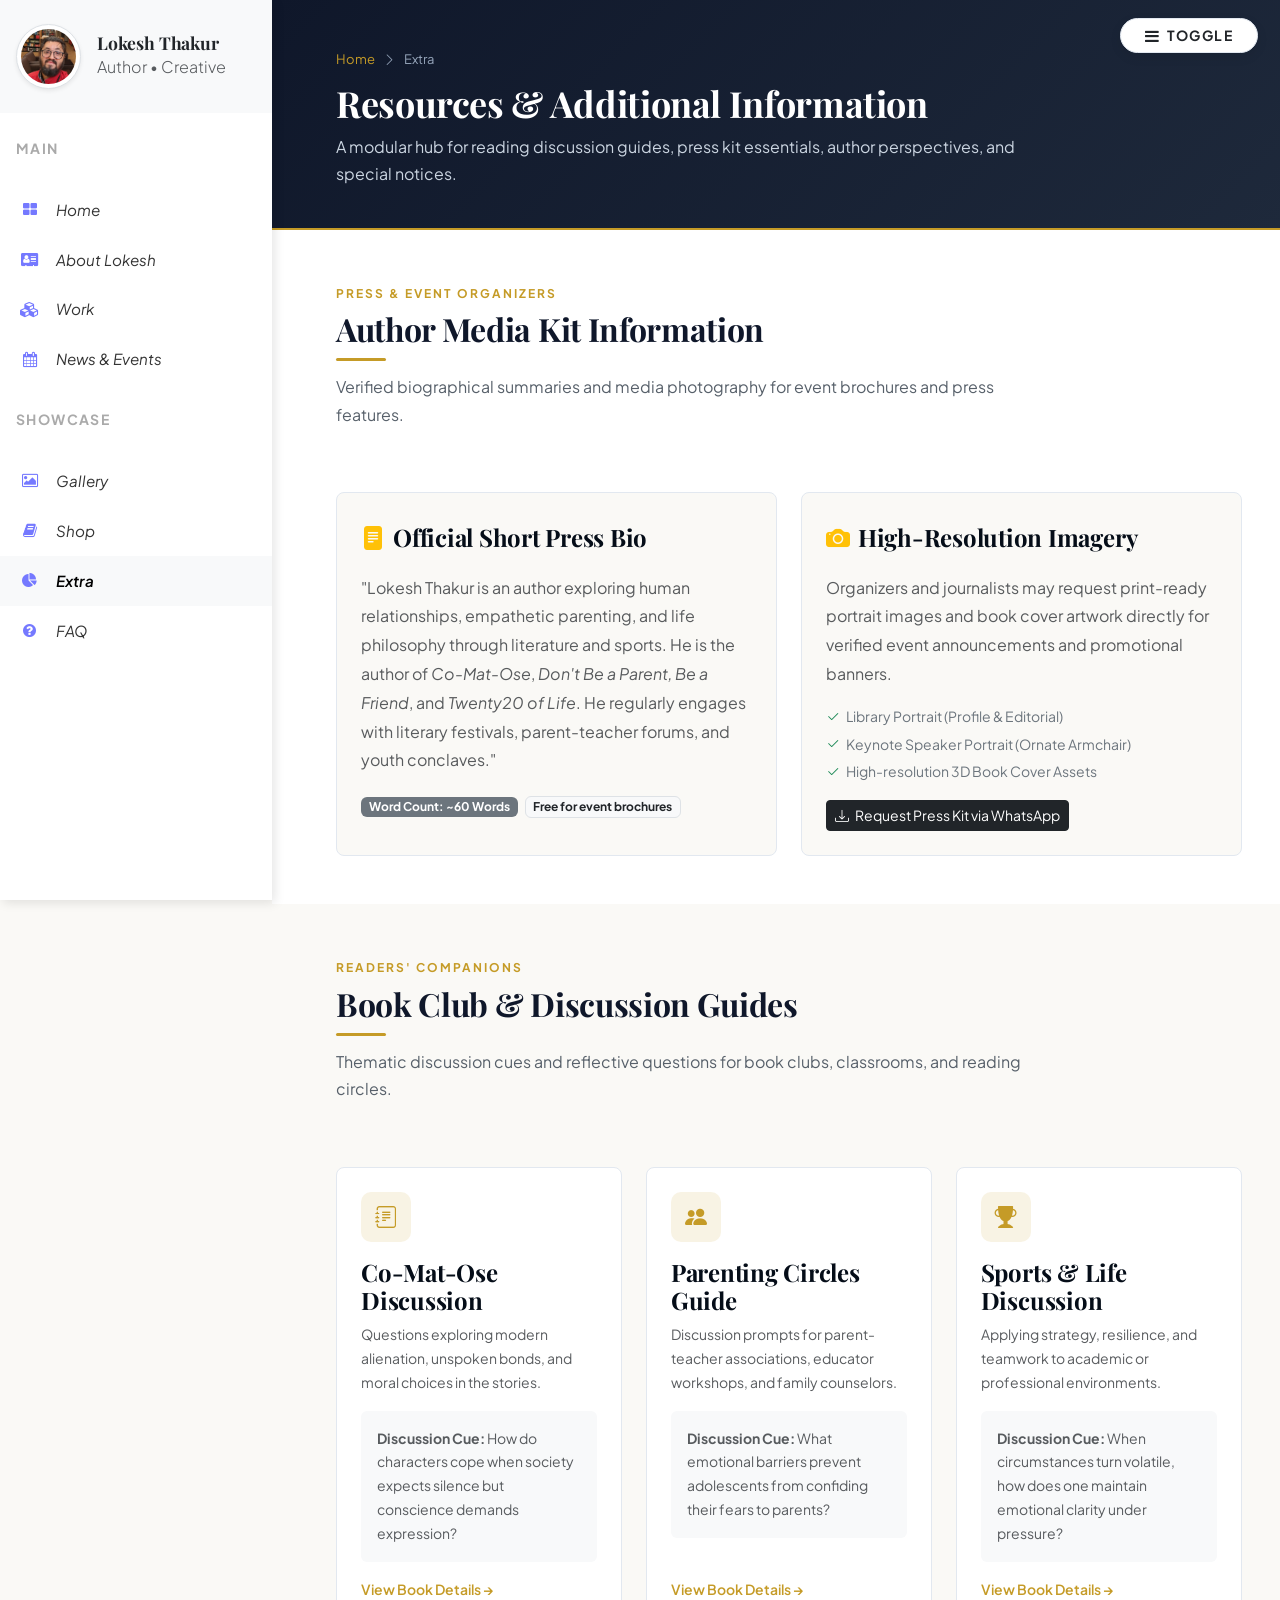
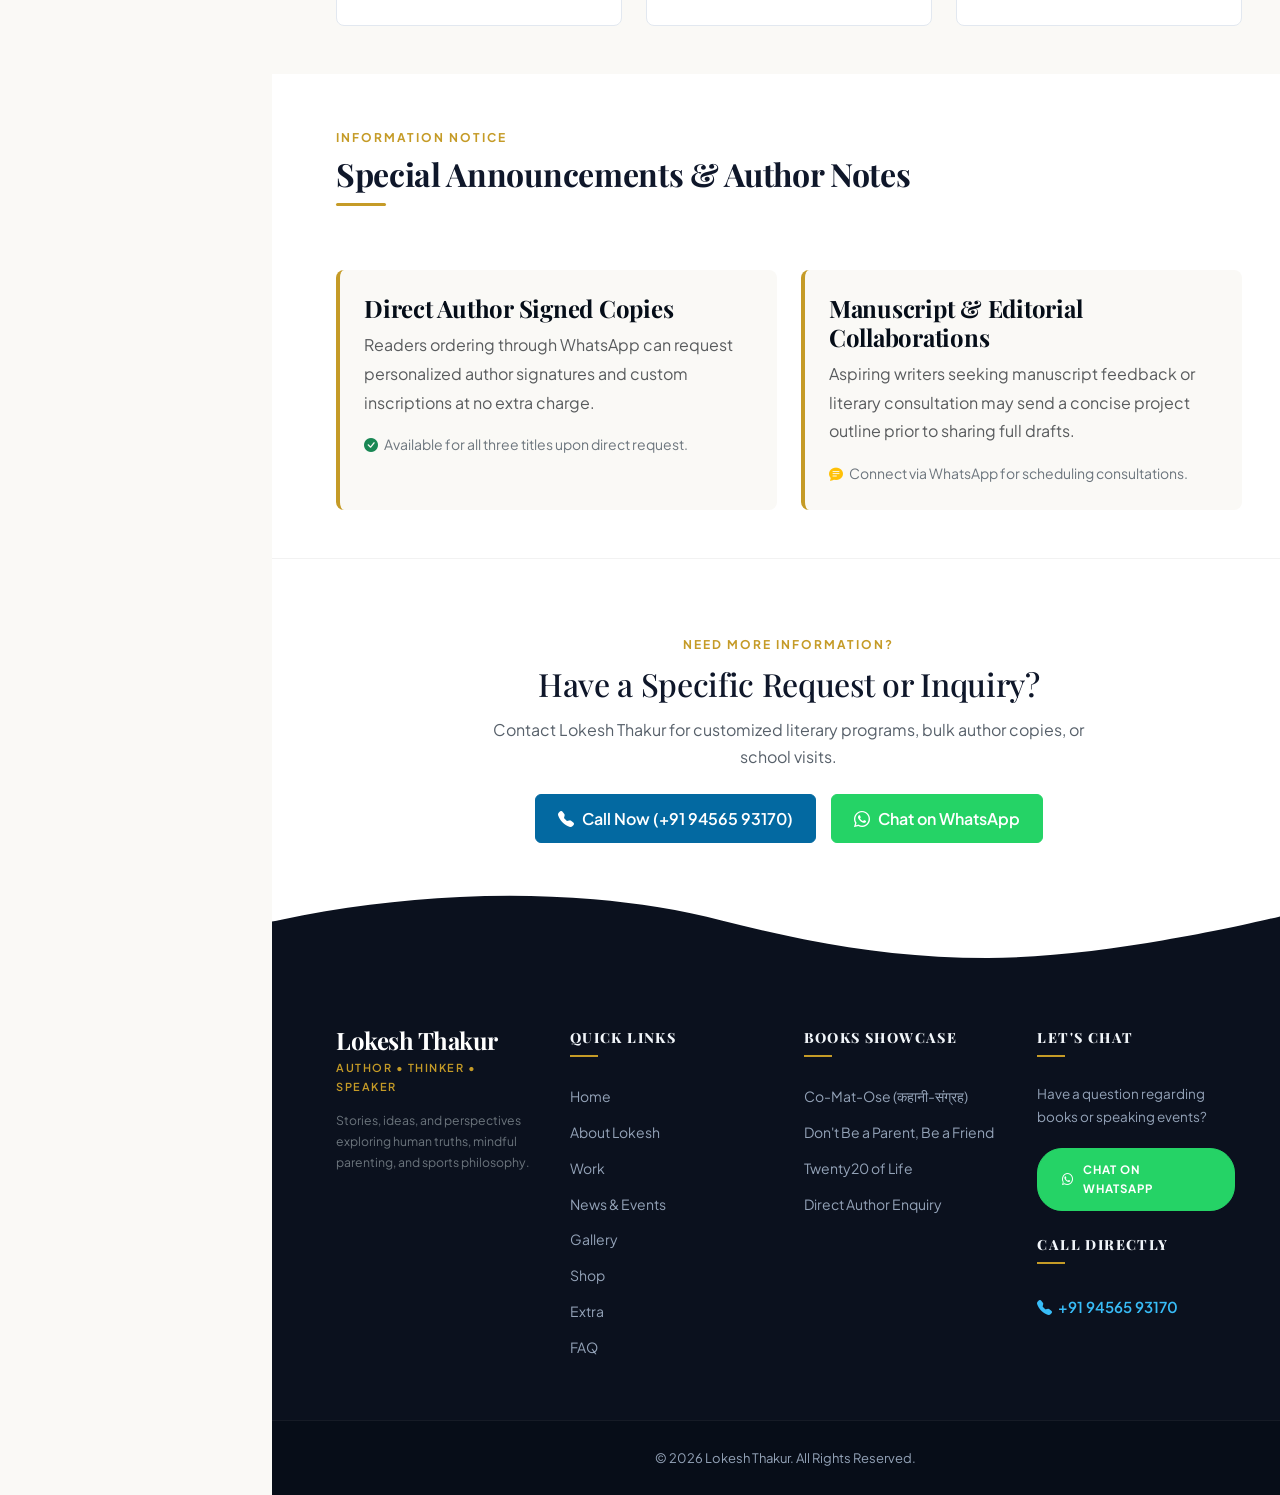
<file: extra.html>
<!DOCTYPE html>
<html lang="en">

<head>
  <meta charset="utf-8">
  <meta content="width=device-width, initial-scale=1.0" name="viewport">
  <title>Resources &amp; Additional Information | Lokesh Thakur</title>
  <meta content="Explore extra resources, reading group discussion guides, author media kit information, and literary insights by Lokesh Thakur." name="description">
  <meta content="Lokesh Thakur resources, author media kit, book club discussion guide, writing advice, literary insights" name="keywords">

  <!-- Open Graph Metadata -->
  <meta property="og:title" content="Resources &amp; Additional Information | Lokesh Thakur">
  <meta property="og:description" content="Media kit, book club guides, and additional literary resources from author Lokesh Thakur.">
  <meta property="og:image" content="Bearded Scholar in a Warm Library.webp">
  <meta property="og:type" content="website">

  <!-- Favicons -->
  <link rel="icon" type="image/x-icon" href="assets/img/favicon.ico">
  <link rel="icon" type="image/png" sizes="16x16" href="assets/img/favicon-16x16.png">
  <link rel="icon" type="image/png" sizes="32x32" href="assets/img/favicon-32x32.png">
  <link rel="icon" type="image/png" sizes="48x48" href="assets/img/favicon-48x48.png">
  <link rel="apple-touch-icon" sizes="180x180" href="assets/img/favicon-180x180.png">

  <!-- Google Fonts -->
  <link rel="preconnect" href="https://fonts.googleapis.com">
  <link rel="preconnect" href="https://fonts.gstatic.com" crossorigin>
  <link href="https://fonts.googleapis.com/css2?family=Playfair+Display:ital,wght@0,500;0,600;0,700;1,400&family=Plus+Jakarta+Sans:wght@300;400;500;600;700&family=Raleway:wght@400;500;600;700&display=swap" rel="stylesheet">

  <!-- Vendor CSS Files -->
  <link href="assets/vendor/bootstrap/css/bootstrap.min.css" rel="stylesheet">
  <link href="assets/vendor/bootstrap-icons/bootstrap-icons.css" rel="stylesheet">
  <link rel="stylesheet" href="https://cdnjs.cloudflare.com/ajax/libs/font-awesome/4.7.0/css/font-awesome.min.css">
  <link href="assets/vendor/aos/aos.css" rel="stylesheet">

  <!-- Template & Custom Stylesheets -->
  <link href="assets/css/main.css" rel="stylesheet">
  <link href="assets/css/custom.css" rel="stylesheet">
</head>

<body class="extra-page">

    <!-- Vertical navbar -->
<div class="vertical-nav bg-white" id="sidebar">
  <div class="py-4 px-3 mb-4 bg-light">
    <div class="media d-flex align-items-center"><img src="Bearded Scholar in a Warm Library.webp" alt="Lokesh Thakur" width="65" class="mr-3 me-3 rounded-circle img-thumbnail shadow-sm" style="object-fit: cover; width: 65px; height: 65px;">
      <div class="media-body">
        <h4 class="m-0"><a href="index.html" class="text-dark text-decoration-none">Lokesh Thakur</a></h4>
        <p class="font-weight-light text-muted mb-0">Author &bull; Creative</p>
      </div>
    </div>
  </div>

  <p class="text-gray font-weight-bold text-uppercase px-3 small pb-4 mb-0">Main</p>

  <ul class="nav flex-column bg-white mb-0">
    <li class="nav-item">
      <a href="index.html" class="nav-link text-dark font-italic">
        <i class="fa fa-th-large mr-3 me-3 text-primary fa-fw"></i>
        Home
      </a>
    </li>
    <li class="nav-item">
      <a href="about.html" class="nav-link text-dark font-italic">
        <i class="fa fa-address-card mr-3 me-3 text-primary fa-fw"></i>
        About Lokesh
      </a>
    </li>
    <li class="nav-item">
      <a href="work.html" class="nav-link text-dark font-italic">
        <i class="fa fa-cubes mr-3 me-3 text-primary fa-fw"></i>
        Work
      </a>
    </li>
    <li class="nav-item">
      <a href="news-events.html" class="nav-link text-dark font-italic">
        <i class="fa fa-calendar mr-3 me-3 text-primary fa-fw"></i>
        News &amp; Events
      </a>
    </li>
  </ul>

  <p class="text-gray font-weight-bold text-uppercase px-3 small py-4 mb-0">Showcase</p>

  <ul class="nav flex-column bg-white mb-0">
    <li class="nav-item">
      <a href="gallery.html" class="nav-link text-dark font-italic">
        <i class="fa fa-picture-o mr-3 me-3 text-primary fa-fw"></i>
        Gallery
      </a>
    </li>
    <li class="nav-item">
      <a href="shop.html" class="nav-link text-dark font-italic">
        <i class="fa fa-book mr-3 me-3 text-primary fa-fw"></i>
        Shop
      </a>
    </li>
    <li class="nav-item">
      <a href="extra.html" class="nav-link text-dark font-italic bg-light">
        <i class="fa fa-pie-chart mr-3 me-3 text-primary fa-fw"></i>
        Extra
      </a>
    </li>
    <li class="nav-item">
      <a href="faq.html" class="nav-link text-dark font-italic">
        <i class="fa fa-question-circle mr-3 me-3 text-primary fa-fw"></i>
        FAQ
      </a>
    </li>
  </ul>
</div>
<!-- End vertical navbar -->

<!-- Page content holder -->
<div class="page-content" id="content">
  <!-- Toggle button -->
  <button id="sidebarCollapse" type="button" class="btn btn-light bg-white rounded-pill shadow-sm px-4 mb-4"><i class="fa fa-bars mr-2 me-2"></i><small class="text-uppercase font-weight-bold">Toggle</small></button>

  <!-- ======= Main Content Area ======= -->
  <main class="main">

    <!-- Page Banner -->
    <div class="page-title-banner">
      <div class="container">
        <div class="page-breadcrumb">
          <a href="index.html">Home</a>
          <i class="bi bi-chevron-right"></i>
          <span>Extra</span>
        </div>
        <h1>Resources &amp; Additional Information</h1>
        <p>A modular hub for reading discussion guides, press kit essentials, author perspectives, and special notices.</p>
      </div>
    </div>

    <!-- =======================================================
    # SECTION 1: PRESS & MEDIA KIT OVERVIEW
    ======================================================== -->
    <section class="section py-5" style="background-color: #ffffff;">
      <div class="container" data-aos="fade-up">

        <div class="section-heading-wrapper">
          <span class="section-eyebrow">Press &amp; Event Organizers</span>
          <h2 class="section-main-title">Author Media Kit Information</h2>
          <p class="section-intro-text">
            Verified biographical summaries and media photography for event brochures and press features.
          </p>
        </div>

        <div class="row g-4 mt-2">
          
          <!-- Short Bio Box -->
          <div class="col-lg-6" data-aos="fade-up" data-aos-delay="100">
            <div class="p-4 rounded-3 h-100" style="background-color: var(--lt-bg-cream); border: 1px solid #e2e8f0;">
              <div class="d-flex align-items-center gap-2 mb-3">
                <i class="bi bi-file-text-fill fs-4 text-warning"></i>
                <h4 class="fw-bold mb-0" style="font-family: var(--font-editorial);">Official Short Press Bio</h4>
              </div>
              <p class="text-muted" style="line-height: 1.8;">
                "Lokesh Thakur is an author exploring human relationships, empathetic parenting, and life philosophy through literature and sports. He is the author of <em>Co-Mat-Ose</em>, <em>Don't Be a Parent, Be a Friend</em>, and <em>Twenty20 of Life</em>. He regularly engages with literary festivals, parent-teacher forums, and youth conclaves."
              </p>
              <div class="mt-3">
                <span class="badge bg-secondary">Word Count: ~60 Words</span>
                <span class="badge bg-light text-dark border ms-1">Free for event brochures</span>
              </div>
            </div>
          </div>

          <!-- Press Inquiries & Assets Box -->
          <div class="col-lg-6" data-aos="fade-up" data-aos-delay="200">
            <div class="p-4 rounded-3 h-100" style="background-color: var(--lt-bg-cream); border: 1px solid #e2e8f0;">
              <div class="d-flex align-items-center gap-2 mb-3">
                <i class="bi bi-camera-fill fs-4 text-warning"></i>
                <h4 class="fw-bold mb-0" style="font-family: var(--font-editorial);">High-Resolution Imagery</h4>
              </div>
              <p class="text-muted" style="line-height: 1.8;">
                Organizers and journalists may request print-ready portrait images and book cover artwork directly for verified event announcements and promotional banners.
              </p>
              <ul class="list-unstyled small text-secondary">
                <li class="mb-1"><i class="bi bi-check2 text-success me-1"></i> Library Portrait (Profile &amp; Editorial)</li>
                <li class="mb-1"><i class="bi bi-check2 text-success me-1"></i> Keynote Speaker Portrait (Ornate Armchair)</li>
                <li class="mb-1"><i class="bi bi-check2 text-success me-1"></i> High-resolution 3D Book Cover Assets</li>
              </ul>
              <div class="mt-3">
                <a href="https://wa.me/919456593170?text=Hello%20Lokesh%20Thakur%2C%20I%20am%20requesting%20the%20official%20press%20media%20kit%20and%20images." target="_blank" rel="noopener noreferrer" class="btn btn-sm btn-dark">
                  <i class="bi bi-download me-1"></i> Request Press Kit via WhatsApp
                </a>
              </div>
            </div>
          </div>

        </div>

      </div>
    </section>

    <!-- =======================================================
    # SECTION 2: BOOK CLUB & READING CIRCLE GUIDES
    ======================================================== -->
    <section class="section py-5" style="background-color: var(--lt-bg-cream);">
      <div class="container" data-aos="fade-up">

        <div class="section-heading-wrapper">
          <span class="section-eyebrow">Readers' Companions</span>
          <h2 class="section-main-title">Book Club &amp; Discussion Guides</h2>
          <p class="section-intro-text">
            Thematic discussion cues and reflective questions for book clubs, classrooms, and reading circles.
          </p>
        </div>

        <div class="row g-4 mt-2">
          
          <!-- Guide 1: Co-Mat-Ose -->
          <div class="col-lg-4 col-md-6" data-aos="fade-up" data-aos-delay="100">
            <div class="resource-card">
              <div class="resource-icon-wrap"><i class="bi bi-journal-text"></i></div>
              <h4 class="fw-bold mb-2">Co-Mat-Ose Discussion</h4>
              <p class="text-muted small mb-3">
                Questions exploring modern alienation, unspoken bonds, and moral choices in the stories.
              </p>
              <div class="p-3 bg-light rounded-2 small text-muted mb-3">
                <strong>Discussion Cue:</strong> How do characters cope when society expects silence but conscience demands expression?
              </div>
              <a href="shop.html#book-comatose" class="small fw-semibold text-decoration-none mt-auto" style="color: var(--lt-gold);">
                View Book Details &rarr;
              </a>
            </div>
          </div>

          <!-- Guide 2: Don't Be a Parent, Be a Friend -->
          <div class="col-lg-4 col-md-6" data-aos="fade-up" data-aos-delay="200">
            <div class="resource-card">
              <div class="resource-icon-wrap"><i class="bi bi-people-fill"></i></div>
              <h4 class="fw-bold mb-2">Parenting Circles Guide</h4>
              <p class="text-muted small mb-3">
                Discussion prompts for parent-teacher associations, educator workshops, and family counselors.
              </p>
              <div class="p-3 bg-light rounded-2 small text-muted mb-3">
                <strong>Discussion Cue:</strong> What emotional barriers prevent adolescents from confiding their fears to parents?
              </div>
              <a href="shop.html#book-parent" class="small fw-semibold text-decoration-none mt-auto" style="color: var(--lt-gold);">
                View Book Details &rarr;
              </a>
            </div>
          </div>

          <!-- Guide 3: Twenty20 of Life -->
          <div class="col-lg-4 col-md-6" data-aos="fade-up" data-aos-delay="300">
            <div class="resource-card">
              <div class="resource-icon-wrap"><i class="bi bi-trophy-fill"></i></div>
              <h4 class="fw-bold mb-2">Sports &amp; Life Discussion</h4>
              <p class="text-muted small mb-3">
                Applying strategy, resilience, and teamwork to academic or professional environments.
              </p>
              <div class="p-3 bg-light rounded-2 small text-muted mb-3">
                <strong>Discussion Cue:</strong> When circumstances turn volatile, how does one maintain emotional clarity under pressure?
              </div>
              <a href="shop.html#book-twenty20" class="small fw-semibold text-decoration-none mt-auto" style="color: var(--lt-gold);">
                View Book Details &rarr;
              </a>
            </div>
          </div>

        </div>

      </div>
    </section>

    <!-- =======================================================
    # SECTION 3: SPECIAL ANNOUNCEMENTS & POLICIES
    ======================================================== -->
    <section class="section py-5" style="background-color: #ffffff;">
      <div class="container" data-aos="fade-up">

        <div class="section-heading-wrapper">
          <span class="section-eyebrow">Information Notice</span>
          <h2 class="section-main-title">Special Announcements &amp; Author Notes</h2>
        </div>

        <div class="row g-4 mt-2">
          
          <!-- EDITABLE: SPECIAL ANNOUNCEMENTS -->
          <div class="col-lg-6" data-aos="fade-up" data-aos-delay="100">
            <div class="p-4 rounded-3 h-100" style="background-color: var(--lt-bg-cream); border-left: 4px solid var(--lt-gold);">
              <h4 class="fw-bold mb-2" style="font-family: var(--font-editorial);">Direct Author Signed Copies</h4>
              <p class="text-muted" style="line-height: 1.8;">
                Readers ordering through WhatsApp can request personalized author signatures and custom inscriptions at no extra charge.
              </p>
              <div class="small text-secondary">
                <i class="bi bi-check-circle-fill text-success me-1"></i> Available for all three titles upon direct request.
              </div>
            </div>
          </div>

          <!-- EDITABLE: MANUSCRIPT REVIEW POLICY -->
          <div class="col-lg-6" data-aos="fade-up" data-aos-delay="200">
            <div class="p-4 rounded-3 h-100" style="background-color: var(--lt-bg-cream); border-left: 4px solid var(--lt-gold);">
              <h4 class="fw-bold mb-2" style="font-family: var(--font-editorial);">Manuscript &amp; Editorial Collaborations</h4>
              <p class="text-muted" style="line-height: 1.8;">
                Aspiring writers seeking manuscript feedback or literary consultation may send a concise project outline prior to sharing full drafts.
              </p>
              <div class="small text-secondary">
                <i class="bi bi-chat-text-fill text-warning me-1"></i> Connect via WhatsApp for scheduling consultations.
              </div>
            </div>
          </div>
          <!-- END EDITABLE: SPECIAL ANNOUNCEMENTS -->

        </div>

      </div>
    </section>

    <!-- =======================================================
    # CONTACT CTA
    ======================================================== -->
    <section class="contact-cta-section text-center">
      <div class="container" data-aos="fade-up">
        <span class="section-eyebrow" style="color: var(--lt-gold);">Need More Information?</span>
        <h2 class="text-white mt-1">Have a Specific Request or Inquiry?</h2>
        <p>
          Contact Lokesh Thakur for customized literary programs, bulk author copies, or school visits.
        </p>
        <div class="contact-cta-buttons">
          <a href="tel:+919456593170" class="btn-call-direct">
            <i class="bi bi-telephone-fill"></i> Call Now (+91 94565 93170)
          </a>
          <a href="https://wa.me/919456593170" target="_blank" rel="noopener noreferrer" class="btn-whatsapp-direct">
            <i class="bi bi-whatsapp"></i> Chat on WhatsApp
          </a>
        </div>
      </div>
    </section>

  </main>

        <!-- ======= Inspired Wave Footer ======= -->
  <div class="pg-footer">
    <footer id="footer" class="footer">
      <svg class="footer-wave-svg" xmlns="http://www.w3.org/2000/svg" viewBox="0 0 1200 100" preserveAspectRatio="none">
        <path class="footer-wave-path" d="M851.8,100c125,0,288.3-45,348.2-64V0H0v44c3.7-1,7.3-1.9,11-2.9C80.7,22,151.7,10.8,223.5,6.3C276.7,2.9,330,4,383,9.8 c52.2,5.7,103.3,16.2,153.4,32.8C623.9,71.3,726.8,100,851.8,100z"></path>
      </svg>
      <div class="footer-content">
        <div class="footer-content-row">
          
          <!-- Column 1: Author Brand & Bio -->
          <div class="footer-content-column">
            <div class="footer-logo">
              <a class="footer-logo-link" href="index.html">
                <h1>Lokesh Thakur</h1>
              </a>
              <span class="footer-logo-subtitle">Author &bull; Thinker &bull; Speaker</span>
            </div>
            <p class="text-secondary small mb-0" style="line-height: 1.7;">
              Stories, ideas, and perspectives exploring human truths, mindful parenting, and sports philosophy.
            </p>
          </div>

          <!-- Column 2: Merged Quick Links (Real Page Names) -->
          <div class="footer-content-column">
            <div class="footer-menu" style="margin-top: 0;">
              <h2 class="footer-menu-name">Quick Links</h2>
              <ul class="footer-menu-list">
                <li><a href="index.html">Home</a></li>
                <li><a href="about.html">About Lokesh</a></li>
                <li><a href="work.html">Work</a></li>
                <li><a href="news-events.html">News &amp; Events</a></li>
                <li><a href="gallery.html">Gallery</a></li>
                <li><a href="shop.html">Shop</a></li>
                <li><a href="extra.html">Extra</a></li>
                <li><a href="faq.html">FAQ</a></li>
              </ul>
            </div>
          </div>

          <!-- Column 3: Books Showcase -->
          <div class="footer-content-column">
            <div class="footer-menu" style="margin-top: 0;">
              <h2 class="footer-menu-name">Books Showcase</h2>
              <ul class="footer-menu-list">
                <li><a href="shop.html#book-comatose">Co-Mat-Ose (कहानी-संग्रह)</a></li>
                <li><a href="shop.html#book-parent">Don't Be a Parent, Be a Friend</a></li>
                <li><a href="shop.html#book-twenty20">Twenty20 of Life</a></li>
                <li><a href="shop.html">Direct Author Enquiry</a></li>
              </ul>
            </div>
          </div>

          <!-- Column 4: Contact & Call to Action -->
          <div class="footer-content-column">
            <div class="footer-call-to-action" style="margin-top: 0;">
              <h2 class="footer-call-to-action-title">Let's Chat</h2>
              <p class="footer-call-to-action-description">Have a question regarding books or speaking events?</p>
              <a class="footer-call-to-action-button" href="https://wa.me/919456593170" target="_blank" rel="noopener noreferrer">
                <i class="bi bi-whatsapp"></i> Chat on WhatsApp
              </a>
            </div>
            <div class="footer-call-to-action">
              <h2 class="footer-call-to-action-title">Call Directly</h2>
              <p class="footer-call-to-action-link-wrapper">
                <a class="footer-call-to-action-link" href="tel:+919456593170">
                  <i class="bi bi-telephone-fill"></i> +91 94565 93170
                </a>
              </p>
            </div>
          </div>

        </div>
      </div>
      <div class="footer-copyright">
        <div class="footer-copyright-wrapper">
          <p class="footer-copyright-text">
            &copy; 2026 Lokesh Thakur. All Rights Reserved.
          </p>
        </div>
      </div>
    </footer>
  </div>
</div>
<!-- End page content holder -->


  <!-- Scroll Top -->
  <a href="#" id="scroll-top" class="scroll-top d-flex align-items-center justify-content-center" aria-label="Scroll to top"><i class="bi bi-arrow-up-short"></i></a>

  <!-- Vendor JS Files -->
  <script src="assets/vendor/bootstrap/js/bootstrap.bundle.min.js"></script>
  <script src="assets/vendor/aos/aos.js"></script>

  <!-- Main JS File -->
  <script src="assets/js/main.js"></script>

</body>

</html>
</file>
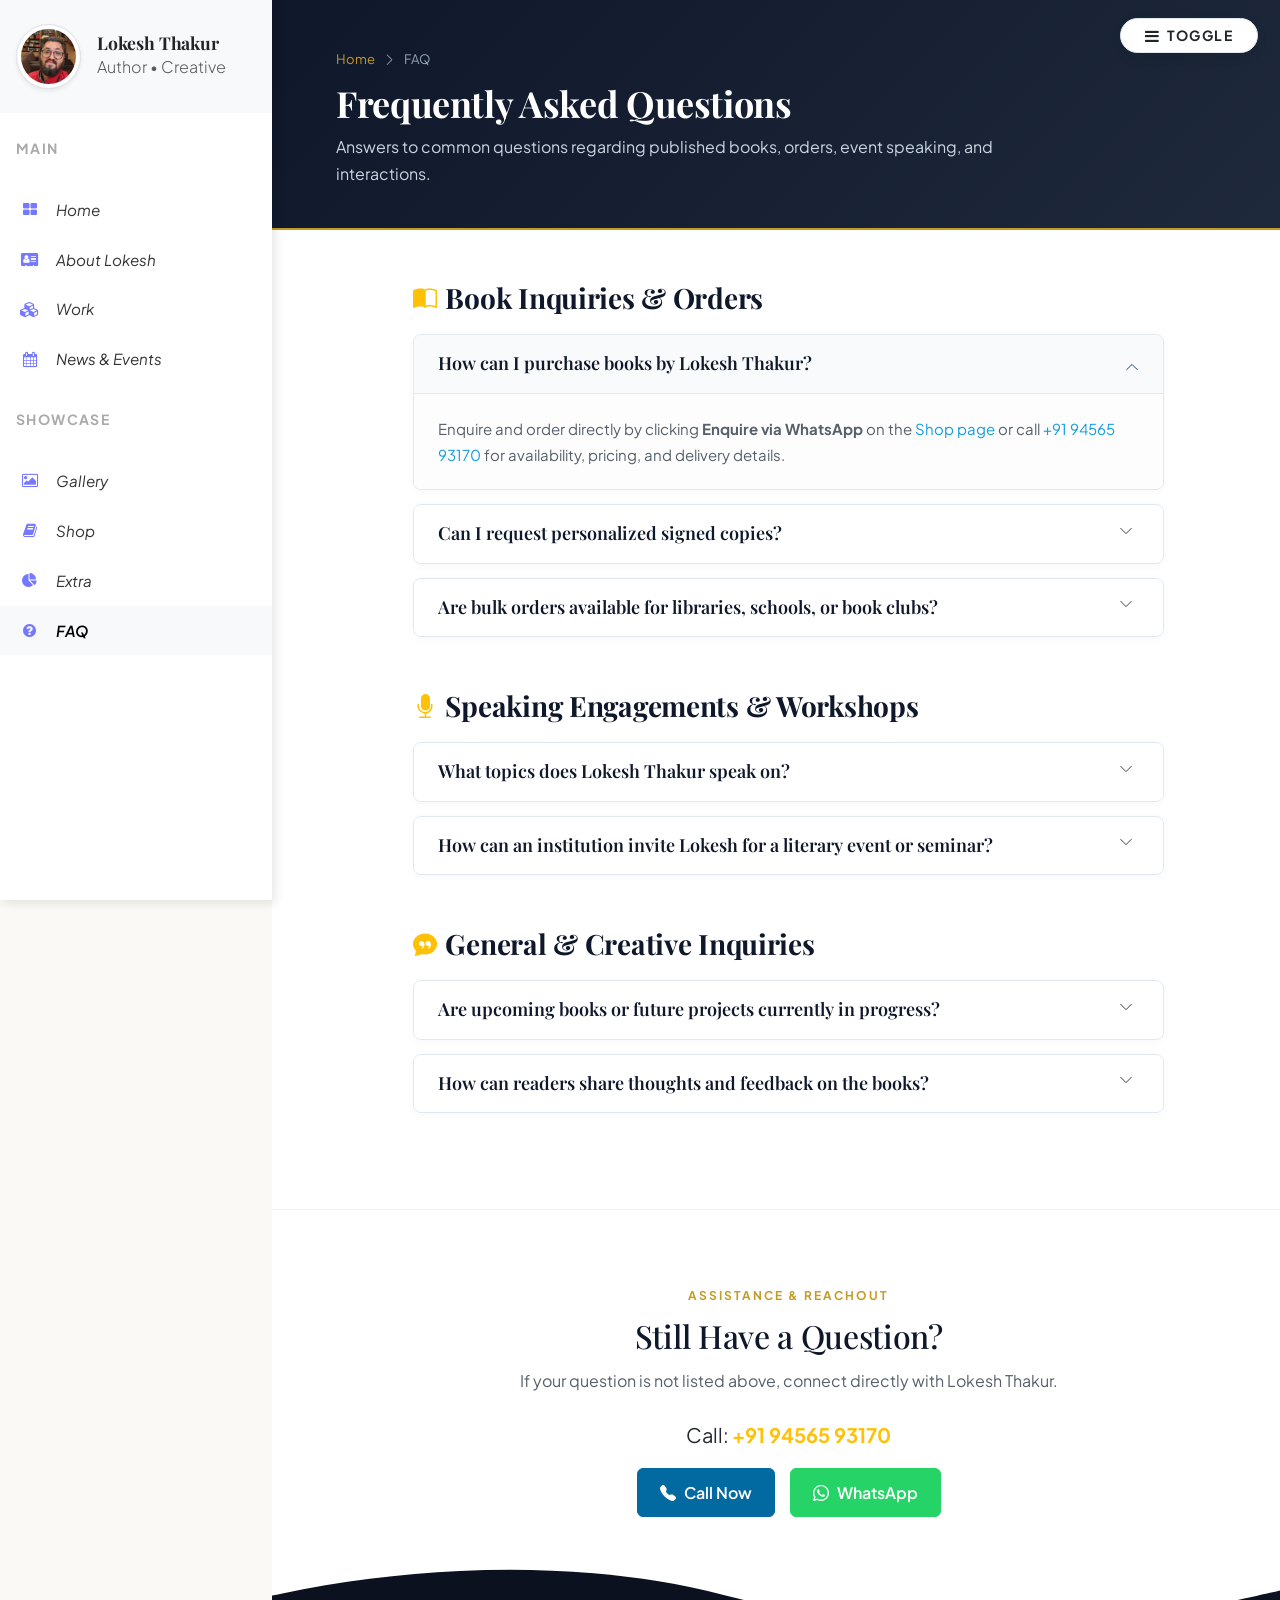
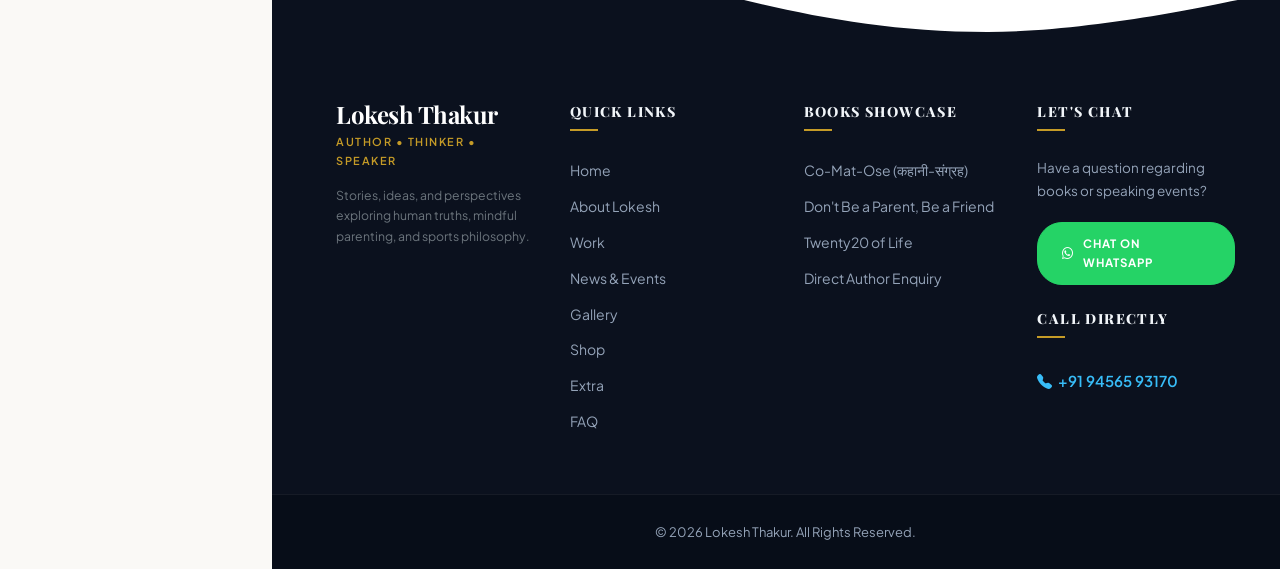
<file: faq.html>
<!DOCTYPE html>
<html lang="en">

<head>
  <meta charset="utf-8">
  <meta content="width=device-width, initial-scale=1.0" name="viewport">
  <title>Frequently Asked Questions | Author Lokesh Thakur</title>
  <meta content="Find answers to common questions about book orders, author signed copies, speaking engagements, and literary initiatives by Lokesh Thakur." name="description">
  <meta content="Lokesh Thakur FAQ, book enquiry questions, author speaking invites, book ordering questions" name="keywords">

  <!-- Open Graph Metadata -->
  <meta property="og:title" content="FAQ | Lokesh Thakur">
  <meta property="og:description" content="Frequently Asked Questions about books, speaking sessions, and orders with author Lokesh Thakur.">
  <meta property="og:image" content="Bearded Scholar in a Warm Library.webp">
  <meta property="og:type" content="website">

  <!-- Favicons -->
  <link rel="icon" type="image/x-icon" href="assets/img/favicon.ico">
  <link rel="icon" type="image/png" sizes="16x16" href="assets/img/favicon-16x16.png">
  <link rel="icon" type="image/png" sizes="32x32" href="assets/img/favicon-32x32.png">
  <link rel="icon" type="image/png" sizes="48x48" href="assets/img/favicon-48x48.png">
  <link rel="apple-touch-icon" sizes="180x180" href="assets/img/favicon-180x180.png">

  <!-- Google Fonts -->
  <link rel="preconnect" href="https://fonts.googleapis.com">
  <link rel="preconnect" href="https://fonts.gstatic.com" crossorigin>
  <link href="https://fonts.googleapis.com/css2?family=Playfair+Display:ital,wght@0,500;0,600;0,700;1,400&family=Plus+Jakarta+Sans:wght@300;400;500;600;700&family=Raleway:wght@400;500;600;700&display=swap" rel="stylesheet">

  <!-- Vendor CSS Files -->
  <link href="assets/vendor/bootstrap/css/bootstrap.min.css" rel="stylesheet">
  <link href="assets/vendor/bootstrap-icons/bootstrap-icons.css" rel="stylesheet">
  <link rel="stylesheet" href="https://cdnjs.cloudflare.com/ajax/libs/font-awesome/4.7.0/css/font-awesome.min.css">
  <link href="assets/vendor/aos/aos.css" rel="stylesheet">

  <!-- Template & Custom Stylesheets -->
  <link href="assets/css/main.css" rel="stylesheet">
  <link href="assets/css/custom.css" rel="stylesheet">
</head>

<body class="faq-page">

    <!-- Vertical navbar -->
<div class="vertical-nav bg-white" id="sidebar">
  <div class="py-4 px-3 mb-4 bg-light">
    <div class="media d-flex align-items-center"><img src="Bearded Scholar in a Warm Library.webp" alt="Lokesh Thakur" width="65" class="mr-3 me-3 rounded-circle img-thumbnail shadow-sm" style="object-fit: cover; width: 65px; height: 65px;">
      <div class="media-body">
        <h4 class="m-0"><a href="index.html" class="text-dark text-decoration-none">Lokesh Thakur</a></h4>
        <p class="font-weight-light text-muted mb-0">Author &bull; Creative</p>
      </div>
    </div>
  </div>

  <p class="text-gray font-weight-bold text-uppercase px-3 small pb-4 mb-0">Main</p>

  <ul class="nav flex-column bg-white mb-0">
    <li class="nav-item">
      <a href="index.html" class="nav-link text-dark font-italic">
        <i class="fa fa-th-large mr-3 me-3 text-primary fa-fw"></i>
        Home
      </a>
    </li>
    <li class="nav-item">
      <a href="about.html" class="nav-link text-dark font-italic">
        <i class="fa fa-address-card mr-3 me-3 text-primary fa-fw"></i>
        About Lokesh
      </a>
    </li>
    <li class="nav-item">
      <a href="work.html" class="nav-link text-dark font-italic">
        <i class="fa fa-cubes mr-3 me-3 text-primary fa-fw"></i>
        Work
      </a>
    </li>
    <li class="nav-item">
      <a href="news-events.html" class="nav-link text-dark font-italic">
        <i class="fa fa-calendar mr-3 me-3 text-primary fa-fw"></i>
        News &amp; Events
      </a>
    </li>
  </ul>

  <p class="text-gray font-weight-bold text-uppercase px-3 small py-4 mb-0">Showcase</p>

  <ul class="nav flex-column bg-white mb-0">
    <li class="nav-item">
      <a href="gallery.html" class="nav-link text-dark font-italic">
        <i class="fa fa-picture-o mr-3 me-3 text-primary fa-fw"></i>
        Gallery
      </a>
    </li>
    <li class="nav-item">
      <a href="shop.html" class="nav-link text-dark font-italic">
        <i class="fa fa-book mr-3 me-3 text-primary fa-fw"></i>
        Shop
      </a>
    </li>
    <li class="nav-item">
      <a href="extra.html" class="nav-link text-dark font-italic">
        <i class="fa fa-pie-chart mr-3 me-3 text-primary fa-fw"></i>
        Extra
      </a>
    </li>
    <li class="nav-item">
      <a href="faq.html" class="nav-link text-dark font-italic bg-light">
        <i class="fa fa-question-circle mr-3 me-3 text-primary fa-fw"></i>
        FAQ
      </a>
    </li>
  </ul>
</div>
<!-- End vertical navbar -->

<!-- Page content holder -->
<div class="page-content" id="content">
  <!-- Toggle button -->
  <button id="sidebarCollapse" type="button" class="btn btn-light bg-white rounded-pill shadow-sm px-4 mb-4"><i class="fa fa-bars mr-2 me-2"></i><small class="text-uppercase font-weight-bold">Toggle</small></button>

  <!-- ======= Main Content Area ======= -->
  <main class="main">

    <!-- Page Banner -->
    <div class="page-title-banner">
      <div class="container">
        <div class="page-breadcrumb">
          <a href="index.html">Home</a>
          <i class="bi bi-chevron-right"></i>
          <span>FAQ</span>
        </div>
        <h1>Frequently Asked Questions</h1>
        <p>Answers to common questions regarding published books, orders, event speaking, and interactions.</p>
      </div>
    </div>

    <!-- =======================================================
    # FAQ ACCORDION SECTION
    ======================================================== -->
    <section class="section py-5" style="background-color: #ffffff;">
      <div class="container" data-aos="fade-up">

        <div class="row justify-content-center">
          <div class="col-lg-10">

            <!-- Category 1: Books & Ordering -->
            <div class="mb-5">
              <div class="d-flex align-items-center gap-2 mb-3">
                <i class="bi bi-book-half fs-4 text-warning"></i>
                <h3 class="fw-bold mb-0" style="font-family: var(--font-editorial); color: var(--lt-primary);">Book Inquiries &amp; Orders</h3>
              </div>

              <!-- EDITABLE: FAQ ACCORDION - BOOKS -->
              <div class="accordion faq-accordion" id="faqAccordionBooks">

                <!-- Q1 -->
                <div class="accordion-item">
                  <h2 class="accordion-header" id="headingOne">
                    <button class="accordion-button" type="button" data-bs-toggle="collapse" data-bs-target="#collapseOne" aria-expanded="true" aria-controls="collapseOne">
                      How can I purchase books by Lokesh Thakur?
                    </button>
                  </h2>
                  <div id="collapseOne" class="accordion-collapse collapse show" aria-labelledby="headingOne" data-bs-parent="#faqAccordionBooks">
                    <div class="accordion-body">
                      Enquire and order directly by clicking <strong>Enquire via WhatsApp</strong> on the <a href="shop.html">Shop page</a> or call <a href="tel:+919456593170">+91 94565 93170</a> for availability, pricing, and delivery details.
                    </div>
                  </div>
                </div>

                <!-- Q2 -->
                <div class="accordion-item">
                  <h2 class="accordion-header" id="headingTwo">
                    <button class="accordion-button collapsed" type="button" data-bs-toggle="collapse" data-bs-target="#collapseTwo" aria-expanded="false" aria-controls="collapseTwo">
                      Can I request personalized signed copies?
                    </button>
                  </h2>
                  <div id="collapseTwo" class="accordion-collapse collapse" aria-labelledby="headingTwo" data-bs-parent="#faqAccordionBooks">
                    <div class="accordion-body">
                      Yes! Request personalized inscriptions and signatures on WhatsApp by sharing the recipient's name and preferred greeting.
                    </div>
                  </div>
                </div>

                <!-- Q3 -->
                <div class="accordion-item">
                  <h2 class="accordion-header" id="headingThree">
                    <button class="accordion-button collapsed" type="button" data-bs-toggle="collapse" data-bs-target="#collapseThree" aria-expanded="false" aria-controls="collapseThree">
                      Are bulk orders available for libraries, schools, or book clubs?
                    </button>
                  </h2>
                  <div id="collapseThree" class="accordion-collapse collapse" aria-labelledby="headingThree" data-bs-parent="#faqAccordionBooks">
                    <div class="accordion-body">
                      Yes, batch shipments are available for schools, libraries, and book clubs. Connect via WhatsApp or phone to coordinate quantities.
                    </div>
                  </div>
                </div>

              </div>
              <!-- END EDITABLE: FAQ BOOKS -->
            </div>

            <!-- Category 2: Speaking & Appearances -->
            <div class="mb-5">
              <div class="d-flex align-items-center gap-2 mb-3">
                <i class="bi bi-mic-fill fs-4 text-warning"></i>
                <h3 class="fw-bold mb-0" style="font-family: var(--font-editorial); color: var(--lt-primary);">Speaking Engagements &amp; Workshops</h3>
              </div>

              <!-- EDITABLE: FAQ ACCORDION - EVENTS -->
              <div class="accordion faq-accordion" id="faqAccordionEvents">

                <!-- Q4 -->
                <div class="accordion-item">
                  <h2 class="accordion-header" id="headingFour">
                    <button class="accordion-button collapsed" type="button" data-bs-toggle="collapse" data-bs-target="#collapseFour" aria-expanded="false" aria-controls="collapseFour">
                      What topics does Lokesh Thakur speak on?
                    </button>
                  </h2>
                  <div id="collapseFour" class="accordion-collapse collapse" aria-labelledby="headingFour" data-bs-parent="#faqAccordionEvents">
                    <div class="accordion-body">
                      Lokesh primarily speaks on:
                      <ul class="mt-2 mb-0">
                        <li>Contemporary Hindi literature and narrative craft.</li>
                        <li>Empathetic parenting and parent-teacher communication bridges.</li>
                        <li>Cricket-inspired life lessons for handling pressure and challenges.</li>
                      </ul>
                    </div>
                  </div>
                </div>

                <!-- Q5 -->
                <div class="accordion-item">
                  <h2 class="accordion-header" id="headingFive">
                    <button class="accordion-button collapsed" type="button" data-bs-toggle="collapse" data-bs-target="#collapseFive" aria-expanded="false" aria-controls="collapseFive">
                      How can an institution invite Lokesh for a literary event or seminar?
                    </button>
                  </h2>
                  <div id="collapseFive" class="accordion-collapse collapse" aria-labelledby="headingFive" data-bs-parent="#faqAccordionEvents">
                    <div class="accordion-body">
                      Submit event details, dates, and audience profiles via WhatsApp or phone. A two- to three-week lead time is recommended for scheduling.
                    </div>
                  </div>
                </div>

              </div>
              <!-- END EDITABLE: FAQ EVENTS -->
            </div>

            <!-- Category 3: General & Creative Work -->
            <div class="mb-5">
              <div class="d-flex align-items-center gap-2 mb-3">
                <i class="bi bi-chat-quote-fill fs-4 text-warning"></i>
                <h3 class="fw-bold mb-0" style="font-family: var(--font-editorial); color: var(--lt-primary);">General &amp; Creative Inquiries</h3>
              </div>

              <!-- EDITABLE: FAQ ACCORDION - GENERAL -->
              <div class="accordion faq-accordion" id="faqAccordionGeneral">

                <!-- Q6 -->
                <div class="accordion-item">
                  <h2 class="accordion-header" id="headingSix">
                    <button class="accordion-button collapsed" type="button" data-bs-toggle="collapse" data-bs-target="#collapseSix" aria-expanded="false" aria-controls="collapseSix">
                      Are upcoming books or future projects currently in progress?
                    </button>
                  </h2>
                  <div id="collapseSix" class="accordion-collapse collapse" aria-labelledby="headingSix" data-bs-parent="#faqAccordionGeneral">
                    <div class="accordion-body">
                      Yes, new essays and creative concepts are actively underway. Major announcements will be featured on the <a href="news-events.html">News &amp; Events page</a>.
                    </div>
                  </div>
                </div>

                <!-- Q7 -->
                <div class="accordion-item">
                  <h2 class="accordion-header" id="headingSeven">
                    <button class="accordion-button collapsed" type="button" data-bs-toggle="collapse" data-bs-target="#collapseSeven" aria-expanded="false" aria-controls="collapseSeven">
                      How can readers share thoughts and feedback on the books?
                    </button>
                  </h2>
                  <div id="collapseSeven" class="accordion-collapse collapse" aria-labelledby="headingSeven" data-bs-parent="#faqAccordionGeneral">
                    <div class="accordion-body">
                      Reader reflections are always deeply valued. Share feedback directly via WhatsApp at <a href="https://wa.me/919456593170" target="_blank" rel="noopener noreferrer">+91 94565 93170</a>.
                    </div>
                  </div>
                </div>

              </div>
              <!-- END EDITABLE: FAQ GENERAL -->
            </div>

          </div>
        </div>

      </div>
    </section>

    <!-- =======================================================
    # STILL HAVE A QUESTION? (SECTION 8 IN PROMPT)
    ======================================================== -->
    <section class="contact-cta-section text-center">
      <div class="container" data-aos="fade-up">
        <span class="section-eyebrow" style="color: var(--lt-gold);">Assistance &amp; Reachout</span>
        <h2 class="text-white mt-1">Still Have a Question?</h2>
        <p>
          If your question is not listed above, connect directly with Lokesh Thakur.
        </p>
        <div class="fs-5 text-light mb-3">
          Call: <strong class="text-warning">+91 94565 93170</strong>
        </div>
        <div class="contact-cta-buttons">
          <a href="tel:+919456593170" class="btn-call-direct">
            <i class="bi bi-telephone-fill"></i> Call Now
          </a>
          <a href="https://wa.me/919456593170" target="_blank" rel="noopener noreferrer" class="btn-whatsapp-direct">
            <i class="bi bi-whatsapp"></i> WhatsApp
          </a>
        </div>
      </div>
    </section>

  </main>

        <!-- ======= Inspired Wave Footer ======= -->
  <div class="pg-footer">
    <footer id="footer" class="footer">
      <svg class="footer-wave-svg" xmlns="http://www.w3.org/2000/svg" viewBox="0 0 1200 100" preserveAspectRatio="none">
        <path class="footer-wave-path" d="M851.8,100c125,0,288.3-45,348.2-64V0H0v44c3.7-1,7.3-1.9,11-2.9C80.7,22,151.7,10.8,223.5,6.3C276.7,2.9,330,4,383,9.8 c52.2,5.7,103.3,16.2,153.4,32.8C623.9,71.3,726.8,100,851.8,100z"></path>
      </svg>
      <div class="footer-content">
        <div class="footer-content-row">
          
          <!-- Column 1: Author Brand & Bio -->
          <div class="footer-content-column">
            <div class="footer-logo">
              <a class="footer-logo-link" href="index.html">
                <h1>Lokesh Thakur</h1>
              </a>
              <span class="footer-logo-subtitle">Author &bull; Thinker &bull; Speaker</span>
            </div>
            <p class="text-secondary small mb-0" style="line-height: 1.7;">
              Stories, ideas, and perspectives exploring human truths, mindful parenting, and sports philosophy.
            </p>
          </div>

          <!-- Column 2: Merged Quick Links (Real Page Names) -->
          <div class="footer-content-column">
            <div class="footer-menu" style="margin-top: 0;">
              <h2 class="footer-menu-name">Quick Links</h2>
              <ul class="footer-menu-list">
                <li><a href="index.html">Home</a></li>
                <li><a href="about.html">About Lokesh</a></li>
                <li><a href="work.html">Work</a></li>
                <li><a href="news-events.html">News &amp; Events</a></li>
                <li><a href="gallery.html">Gallery</a></li>
                <li><a href="shop.html">Shop</a></li>
                <li><a href="extra.html">Extra</a></li>
                <li><a href="faq.html">FAQ</a></li>
              </ul>
            </div>
          </div>

          <!-- Column 3: Books Showcase -->
          <div class="footer-content-column">
            <div class="footer-menu" style="margin-top: 0;">
              <h2 class="footer-menu-name">Books Showcase</h2>
              <ul class="footer-menu-list">
                <li><a href="shop.html#book-comatose">Co-Mat-Ose (कहानी-संग्रह)</a></li>
                <li><a href="shop.html#book-parent">Don't Be a Parent, Be a Friend</a></li>
                <li><a href="shop.html#book-twenty20">Twenty20 of Life</a></li>
                <li><a href="shop.html">Direct Author Enquiry</a></li>
              </ul>
            </div>
          </div>

          <!-- Column 4: Contact & Call to Action -->
          <div class="footer-content-column">
            <div class="footer-call-to-action" style="margin-top: 0;">
              <h2 class="footer-call-to-action-title">Let's Chat</h2>
              <p class="footer-call-to-action-description">Have a question regarding books or speaking events?</p>
              <a class="footer-call-to-action-button" href="https://wa.me/919456593170" target="_blank" rel="noopener noreferrer">
                <i class="bi bi-whatsapp"></i> Chat on WhatsApp
              </a>
            </div>
            <div class="footer-call-to-action">
              <h2 class="footer-call-to-action-title">Call Directly</h2>
              <p class="footer-call-to-action-link-wrapper">
                <a class="footer-call-to-action-link" href="tel:+919456593170">
                  <i class="bi bi-telephone-fill"></i> +91 94565 93170
                </a>
              </p>
            </div>
          </div>

        </div>
      </div>
      <div class="footer-copyright">
        <div class="footer-copyright-wrapper">
          <p class="footer-copyright-text">
            &copy; 2026 Lokesh Thakur. All Rights Reserved.
          </p>
        </div>
      </div>
    </footer>
  </div>
</div>
<!-- End page content holder -->


  <!-- Scroll Top -->
  <a href="#" id="scroll-top" class="scroll-top d-flex align-items-center justify-content-center" aria-label="Scroll to top"><i class="bi bi-arrow-up-short"></i></a>

  <!-- Vendor JS Files -->
  <script src="assets/vendor/bootstrap/js/bootstrap.bundle.min.js"></script>
  <script src="assets/vendor/aos/aos.js"></script>

  <!-- Main JS File -->
  <script src="assets/js/main.js"></script>

</body>

</html>
</file>
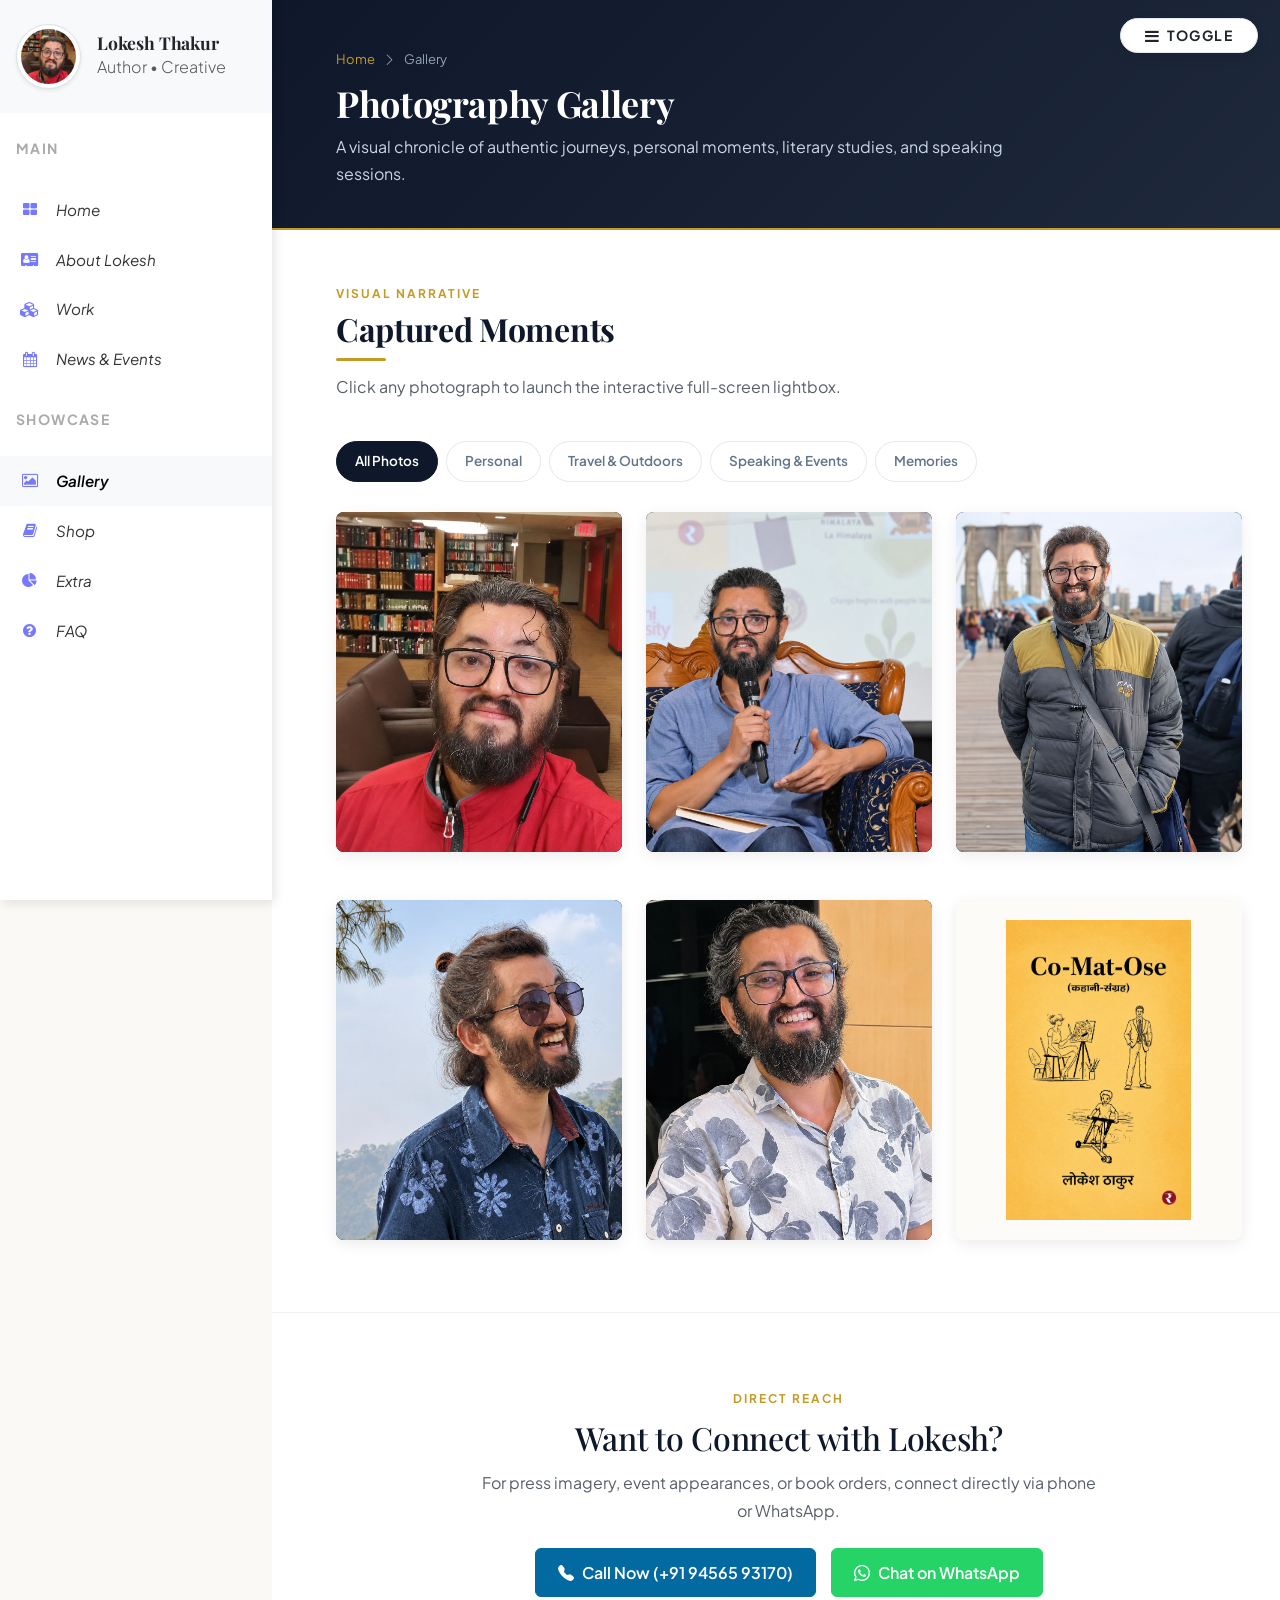
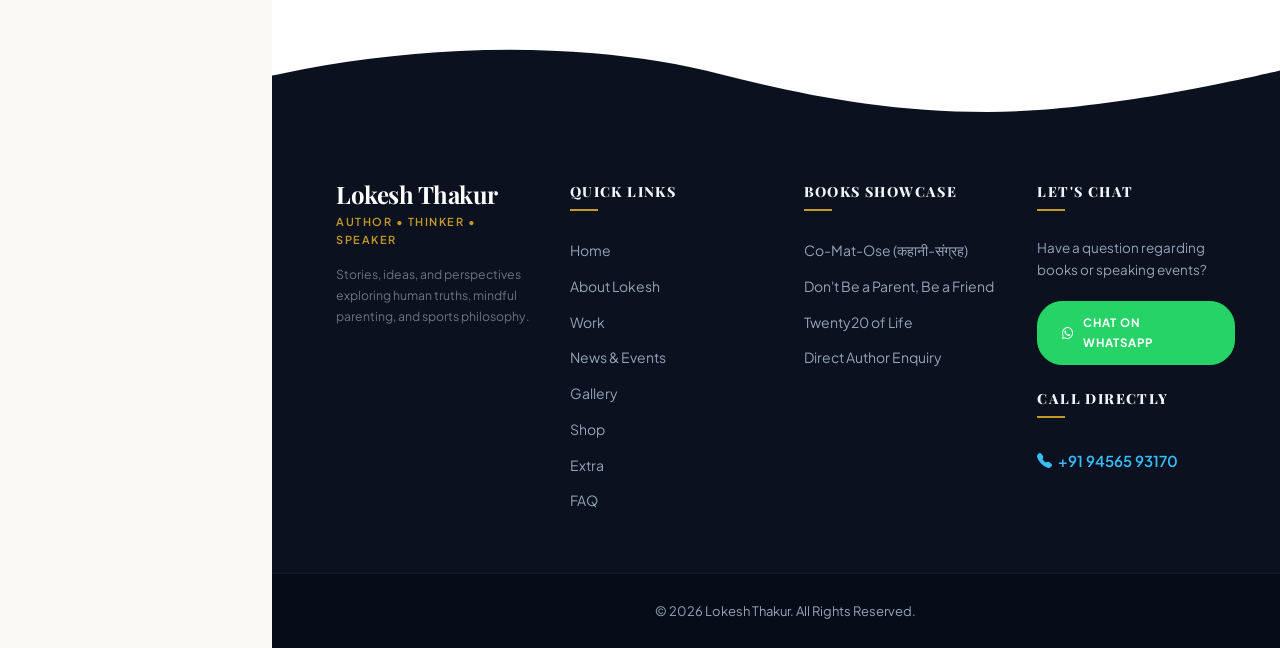
<file: gallery.html>
<!DOCTYPE html>
<html lang="en">

<head>
  <meta charset="utf-8">
  <meta content="width=device-width, initial-scale=1.0" name="viewport">
  <title>Photo Gallery | Author Lokesh Thakur</title>
  <meta content="Explore the authentic photographic moments of author Lokesh Thakur, featuring personal memories, travel journeys, literary events, and speaking sessions." name="description">
  <meta content="Lokesh Thakur gallery, author photos, travel photography, speaking events photos, author portraits" name="keywords">

  <!-- Open Graph Metadata -->
  <meta property="og:title" content="Photo Gallery | Lokesh Thakur">
  <meta property="og:description" content="Photographic gallery of author Lokesh Thakur: travels, personal moments, and speaking engagements.">
  <meta property="og:image" content="Laughing Man Amid Scenic Hills.webp">
  <meta property="og:type" content="website">

  <!-- Favicons -->
  <link rel="icon" type="image/x-icon" href="assets/img/favicon.ico">
  <link rel="icon" type="image/png" sizes="16x16" href="assets/img/favicon-16x16.png">
  <link rel="icon" type="image/png" sizes="32x32" href="assets/img/favicon-32x32.png">
  <link rel="icon" type="image/png" sizes="48x48" href="assets/img/favicon-48x48.png">
  <link rel="apple-touch-icon" sizes="180x180" href="assets/img/favicon-180x180.png">

  <!-- Google Fonts -->
  <link rel="preconnect" href="https://fonts.googleapis.com">
  <link rel="preconnect" href="https://fonts.gstatic.com" crossorigin>
  <link href="https://fonts.googleapis.com/css2?family=Playfair+Display:ital,wght@0,500;0,600;0,700;1,400&family=Plus+Jakarta+Sans:wght@300;400;500;600;700&family=Raleway:wght@400;500;600;700&display=swap" rel="stylesheet">

  <!-- Vendor CSS Files -->
  <link href="assets/vendor/bootstrap/css/bootstrap.min.css" rel="stylesheet">
  <link href="assets/vendor/bootstrap-icons/bootstrap-icons.css" rel="stylesheet">
  <link rel="stylesheet" href="https://cdnjs.cloudflare.com/ajax/libs/font-awesome/4.7.0/css/font-awesome.min.css">
  <link href="assets/vendor/aos/aos.css" rel="stylesheet">
  <link href="assets/vendor/glightbox/css/glightbox.min.css" rel="stylesheet">

  <!-- Template & Custom Stylesheets -->
  <link href="assets/css/main.css" rel="stylesheet">
  <link href="assets/css/custom.css" rel="stylesheet">
</head>

<body class="gallery-page">

    <!-- Vertical navbar -->
<div class="vertical-nav bg-white" id="sidebar">
  <div class="py-4 px-3 mb-4 bg-light">
    <div class="media d-flex align-items-center"><img src="Bearded Scholar in a Warm Library.webp" alt="Lokesh Thakur" width="65" class="mr-3 me-3 rounded-circle img-thumbnail shadow-sm" style="object-fit: cover; width: 65px; height: 65px;">
      <div class="media-body">
        <h4 class="m-0"><a href="index.html" class="text-dark text-decoration-none">Lokesh Thakur</a></h4>
        <p class="font-weight-light text-muted mb-0">Author &bull; Creative</p>
      </div>
    </div>
  </div>

  <p class="text-gray font-weight-bold text-uppercase px-3 small pb-4 mb-0">Main</p>

  <ul class="nav flex-column bg-white mb-0">
    <li class="nav-item">
      <a href="index.html" class="nav-link text-dark font-italic">
        <i class="fa fa-th-large mr-3 me-3 text-primary fa-fw"></i>
        Home
      </a>
    </li>
    <li class="nav-item">
      <a href="about.html" class="nav-link text-dark font-italic">
        <i class="fa fa-address-card mr-3 me-3 text-primary fa-fw"></i>
        About Lokesh
      </a>
    </li>
    <li class="nav-item">
      <a href="work.html" class="nav-link text-dark font-italic">
        <i class="fa fa-cubes mr-3 me-3 text-primary fa-fw"></i>
        Work
      </a>
    </li>
    <li class="nav-item">
      <a href="news-events.html" class="nav-link text-dark font-italic">
        <i class="fa fa-calendar mr-3 me-3 text-primary fa-fw"></i>
        News &amp; Events
      </a>
    </li>
  </ul>

  <p class="text-gray font-weight-bold text-uppercase px-3 small py-4 mb-0">Showcase</p>

  <ul class="nav flex-column bg-white mb-0">
    <li class="nav-item">
      <a href="gallery.html" class="nav-link text-dark font-italic bg-light">
        <i class="fa fa-picture-o mr-3 me-3 text-primary fa-fw"></i>
        Gallery
      </a>
    </li>
    <li class="nav-item">
      <a href="shop.html" class="nav-link text-dark font-italic">
        <i class="fa fa-book mr-3 me-3 text-primary fa-fw"></i>
        Shop
      </a>
    </li>
    <li class="nav-item">
      <a href="extra.html" class="nav-link text-dark font-italic">
        <i class="fa fa-pie-chart mr-3 me-3 text-primary fa-fw"></i>
        Extra
      </a>
    </li>
    <li class="nav-item">
      <a href="faq.html" class="nav-link text-dark font-italic">
        <i class="fa fa-question-circle mr-3 me-3 text-primary fa-fw"></i>
        FAQ
      </a>
    </li>
  </ul>
</div>
<!-- End vertical navbar -->

<!-- Page content holder -->
<div class="page-content" id="content">
  <!-- Toggle button -->
  <button id="sidebarCollapse" type="button" class="btn btn-light bg-white rounded-pill shadow-sm px-4 mb-4"><i class="fa fa-bars mr-2 me-2"></i><small class="text-uppercase font-weight-bold">Toggle</small></button>

  <!-- ======= Main Content Area ======= -->
  <main class="main">

    <!-- Page Banner -->
    <div class="page-title-banner">
      <div class="container">
        <div class="page-breadcrumb">
          <a href="index.html">Home</a>
          <i class="bi bi-chevron-right"></i>
          <span>Gallery</span>
        </div>
        <h1>Photography Gallery</h1>
        <p>A visual chronicle of authentic journeys, personal moments, literary studies, and speaking sessions.</p>
      </div>
    </div>

    <!-- =======================================================
    # GALLERY SECTION
    ======================================================== -->
    <section class="section py-5" style="background-color: #ffffff;">
      <div class="container" data-aos="fade-up">

        <div class="section-heading-wrapper">
          <span class="section-eyebrow">Visual Narrative</span>
          <h2 class="section-main-title">Captured Moments</h2>
          <p class="section-intro-text">
            Click any photograph to launch the interactive full-screen lightbox.
          </p>
        </div>

        <!-- EDITABLE: GALLERY IMAGES AND CATEGORIES -->
        <div class="isotope-layout" data-default-filter="*" data-layout="masonry" data-sort="original-order">
          
          <!-- Category Filters -->
          <ul class="gallery-filter-nav isotope-filters">
            <li data-filter="*" class="filter-active">All Photos</li>
            <li data-filter=".filter-personal">Personal</li>
            <li data-filter=".filter-travel">Travel &amp; Outdoors</li>
            <li data-filter=".filter-speaking">Speaking &amp; Events</li>
            <li data-filter=".filter-memories">Memories</li>
          </ul>

          <!-- Gallery Items Grid -->
          <div class="row g-4 isotope-container">

            <!-- Item 1: Scholar in Library -->
            <div class="col-lg-4 col-md-6 isotope-item filter-personal filter-memories">
              <div class="gallery-card">
                <img src="Bearded Scholar in a Warm Library.webp" alt="Bearded Scholar in a Warm Library - Lokesh Thakur" loading="lazy">
                <a href="Bearded Scholar in a Warm Library.webp" class="glightbox gallery-overlay" data-gallery="author-gallery" data-title="The Author's Library" data-description="Lokesh Thakur amidst literary archives and timeless books.">
                  <h5>The Author's Library</h5>
                  <span>Personal &bull; Study &amp; Contemplation</span>
                  <div class="gallery-zoom-icon"><i class="bi bi-arrows-fullscreen"></i></div>
                </a>
              </div>
            </div>

            <!-- Item 2: Speaker in Ornate Armchair -->
            <div class="col-lg-4 col-md-6 isotope-item filter-speaking filter-events">
              <div class="gallery-card">
                <img src="Bearded Speaker in Ornate Armchair.webp" alt="Bearded Speaker in Ornate Armchair - Lokesh Thakur" loading="lazy">
                <a href="Bearded Speaker in Ornate Armchair.webp" class="glightbox gallery-overlay" data-gallery="author-gallery" data-title="Speaking &amp; Keynotes" data-description="Delivering a keynote address in an ornate armchair setting.">
                  <h5>Thought Leadership &amp; Address</h5>
                  <span>Speaking &bull; Event Dialogue</span>
                  <div class="gallery-zoom-icon"><i class="bi bi-arrows-fullscreen"></i></div>
                </a>
              </div>
            </div>

            <!-- Item 3: Smiling Outdoorsman on Bridge -->
            <div class="col-lg-4 col-md-6 isotope-item filter-travel filter-memories">
              <div class="gallery-card">
                <img src="Smiling Outdoorsman on the Bridge.webp" alt="Smiling Outdoorsman on the Bridge - Lokesh Thakur" loading="lazy">
                <a href="Smiling Outdoorsman on the Bridge.webp" class="glightbox gallery-overlay" data-gallery="author-gallery" data-title="The Bridge of Perspectives" data-description="Travel memories and reflective outdoors.">
                  <h5>The Bridge of Perspectives</h5>
                  <span>Travel &bull; Outdoor Journeys</span>
                  <div class="gallery-zoom-icon"><i class="bi bi-arrows-fullscreen"></i></div>
                </a>
              </div>
            </div>

            <!-- Item 4: Laughing Man Amid Scenic Hills -->
            <div class="col-lg-4 col-md-6 isotope-item filter-travel filter-memories filter-personal">
              <div class="gallery-card">
                <img src="Laughing Man Amid Scenic Hills.webp" alt="Laughing Man Amid Scenic Hills - Lokesh Thakur" loading="lazy">
                <a href="Laughing Man Amid Scenic Hills.webp" class="glightbox gallery-overlay" data-gallery="author-gallery" data-title="Joy in the Hills" data-description="Spontaneous laughter and connection with open nature.">
                  <h5>Joy in the Hills</h5>
                  <span>Memories &bull; Personal Moments</span>
                  <div class="gallery-zoom-icon"><i class="bi bi-arrows-fullscreen"></i></div>
                </a>
              </div>
            </div>

            <!-- Item 5: Smiling Bearded Man in Floral Shirt -->
            <div class="col-lg-4 col-md-6 isotope-item filter-personal filter-memories">
              <div class="gallery-card">
                <img src="Smiling Bearded Man in Floral Shirt.webp" alt="Smiling Bearded Man in Floral Shirt - Lokesh Thakur" loading="lazy">
                <a href="Smiling Bearded Man in Floral Shirt.webp" class="glightbox gallery-overlay" data-gallery="author-gallery" data-title="Warm Encounters" data-description="A relaxed portrait capturing author warmth and genuine conversation.">
                  <h5>Warm Encounters</h5>
                  <span>Personal &bull; Daily Life</span>
                  <div class="gallery-zoom-icon"><i class="bi bi-arrows-fullscreen"></i></div>
                </a>
              </div>
            </div>

            <!-- Item 6: Co-Mat-Ose Story Collection Cover -->
            <div class="col-lg-4 col-md-6 isotope-item filter-speaking filter-memories">
              <div class="gallery-card" style="background: #fdfbf7;">
                <img src="Co-Mat-Ose_ Illustrated Story Collection.webp" alt="Co-Mat-Ose Book Cover" style="object-fit: contain; padding: 20px;" loading="lazy">
                <a href="Co-Mat-Ose_ Illustrated Story Collection.webp" class="glightbox gallery-overlay" data-gallery="author-gallery" data-title="Co-Mat-Ose Publication" data-description="Illustrated story collection by Lokesh Thakur.">
                  <h5>Co-Mat-Ose</h5>
                  <span>Literary Editions &bull; Published Work</span>
                  <div class="gallery-zoom-icon"><i class="bi bi-arrows-fullscreen"></i></div>
                </a>
              </div>
            </div>

          </div>
        </div>
        <!-- END EDITABLE: GALLERY IMAGES -->

      </div>
    </section>

    <!-- =======================================================
    # CONTACT CTA
    ======================================================== -->
    <section class="contact-cta-section text-center">
      <div class="container" data-aos="fade-up">
        <span class="section-eyebrow" style="color: var(--lt-gold);">Direct Reach</span>
        <h2 class="text-white mt-1">Want to Connect with Lokesh?</h2>
        <p>
          For press imagery, event appearances, or book orders, connect directly via phone or WhatsApp.
        </p>
        <div class="contact-cta-buttons">
          <a href="tel:+919456593170" class="btn-call-direct">
            <i class="bi bi-telephone-fill"></i> Call Now (+91 94565 93170)
          </a>
          <a href="https://wa.me/919456593170" target="_blank" rel="noopener noreferrer" class="btn-whatsapp-direct">
            <i class="bi bi-whatsapp"></i> Chat on WhatsApp
          </a>
        </div>
      </div>
    </section>

  </main>

        <!-- ======= Inspired Wave Footer ======= -->
  <div class="pg-footer">
    <footer id="footer" class="footer">
      <svg class="footer-wave-svg" xmlns="http://www.w3.org/2000/svg" viewBox="0 0 1200 100" preserveAspectRatio="none">
        <path class="footer-wave-path" d="M851.8,100c125,0,288.3-45,348.2-64V0H0v44c3.7-1,7.3-1.9,11-2.9C80.7,22,151.7,10.8,223.5,6.3C276.7,2.9,330,4,383,9.8 c52.2,5.7,103.3,16.2,153.4,32.8C623.9,71.3,726.8,100,851.8,100z"></path>
      </svg>
      <div class="footer-content">
        <div class="footer-content-row">
          
          <!-- Column 1: Author Brand & Bio -->
          <div class="footer-content-column">
            <div class="footer-logo">
              <a class="footer-logo-link" href="index.html">
                <h1>Lokesh Thakur</h1>
              </a>
              <span class="footer-logo-subtitle">Author &bull; Thinker &bull; Speaker</span>
            </div>
            <p class="text-secondary small mb-0" style="line-height: 1.7;">
              Stories, ideas, and perspectives exploring human truths, mindful parenting, and sports philosophy.
            </p>
          </div>

          <!-- Column 2: Merged Quick Links (Real Page Names) -->
          <div class="footer-content-column">
            <div class="footer-menu" style="margin-top: 0;">
              <h2 class="footer-menu-name">Quick Links</h2>
              <ul class="footer-menu-list">
                <li><a href="index.html">Home</a></li>
                <li><a href="about.html">About Lokesh</a></li>
                <li><a href="work.html">Work</a></li>
                <li><a href="news-events.html">News &amp; Events</a></li>
                <li><a href="gallery.html">Gallery</a></li>
                <li><a href="shop.html">Shop</a></li>
                <li><a href="extra.html">Extra</a></li>
                <li><a href="faq.html">FAQ</a></li>
              </ul>
            </div>
          </div>

          <!-- Column 3: Books Showcase -->
          <div class="footer-content-column">
            <div class="footer-menu" style="margin-top: 0;">
              <h2 class="footer-menu-name">Books Showcase</h2>
              <ul class="footer-menu-list">
                <li><a href="shop.html#book-comatose">Co-Mat-Ose (कहानी-संग्रह)</a></li>
                <li><a href="shop.html#book-parent">Don't Be a Parent, Be a Friend</a></li>
                <li><a href="shop.html#book-twenty20">Twenty20 of Life</a></li>
                <li><a href="shop.html">Direct Author Enquiry</a></li>
              </ul>
            </div>
          </div>

          <!-- Column 4: Contact & Call to Action -->
          <div class="footer-content-column">
            <div class="footer-call-to-action" style="margin-top: 0;">
              <h2 class="footer-call-to-action-title">Let's Chat</h2>
              <p class="footer-call-to-action-description">Have a question regarding books or speaking events?</p>
              <a class="footer-call-to-action-button" href="https://wa.me/919456593170" target="_blank" rel="noopener noreferrer">
                <i class="bi bi-whatsapp"></i> Chat on WhatsApp
              </a>
            </div>
            <div class="footer-call-to-action">
              <h2 class="footer-call-to-action-title">Call Directly</h2>
              <p class="footer-call-to-action-link-wrapper">
                <a class="footer-call-to-action-link" href="tel:+919456593170">
                  <i class="bi bi-telephone-fill"></i> +91 94565 93170
                </a>
              </p>
            </div>
          </div>

        </div>
      </div>
      <div class="footer-copyright">
        <div class="footer-copyright-wrapper">
          <p class="footer-copyright-text">
            &copy; 2026 Lokesh Thakur. All Rights Reserved.
          </p>
        </div>
      </div>
    </footer>
  </div>
</div>
<!-- End page content holder -->


  <!-- Scroll Top -->
  <a href="#" id="scroll-top" class="scroll-top d-flex align-items-center justify-content-center" aria-label="Scroll to top"><i class="bi bi-arrow-up-short"></i></a>

  <!-- Vendor JS Files -->
  <script src="assets/vendor/bootstrap/js/bootstrap.bundle.min.js"></script>
  <script src="assets/vendor/aos/aos.js"></script>
  <script src="assets/vendor/glightbox/js/glightbox.min.js"></script>
  <script src="assets/vendor/imagesloaded/imagesloaded.pkgd.min.js"></script>
  <script src="assets/vendor/isotope-layout/isotope.pkgd.min.js"></script>

  <!-- Main JS File -->
  <script src="assets/js/main.js"></script>

</body>

</html>
</file>
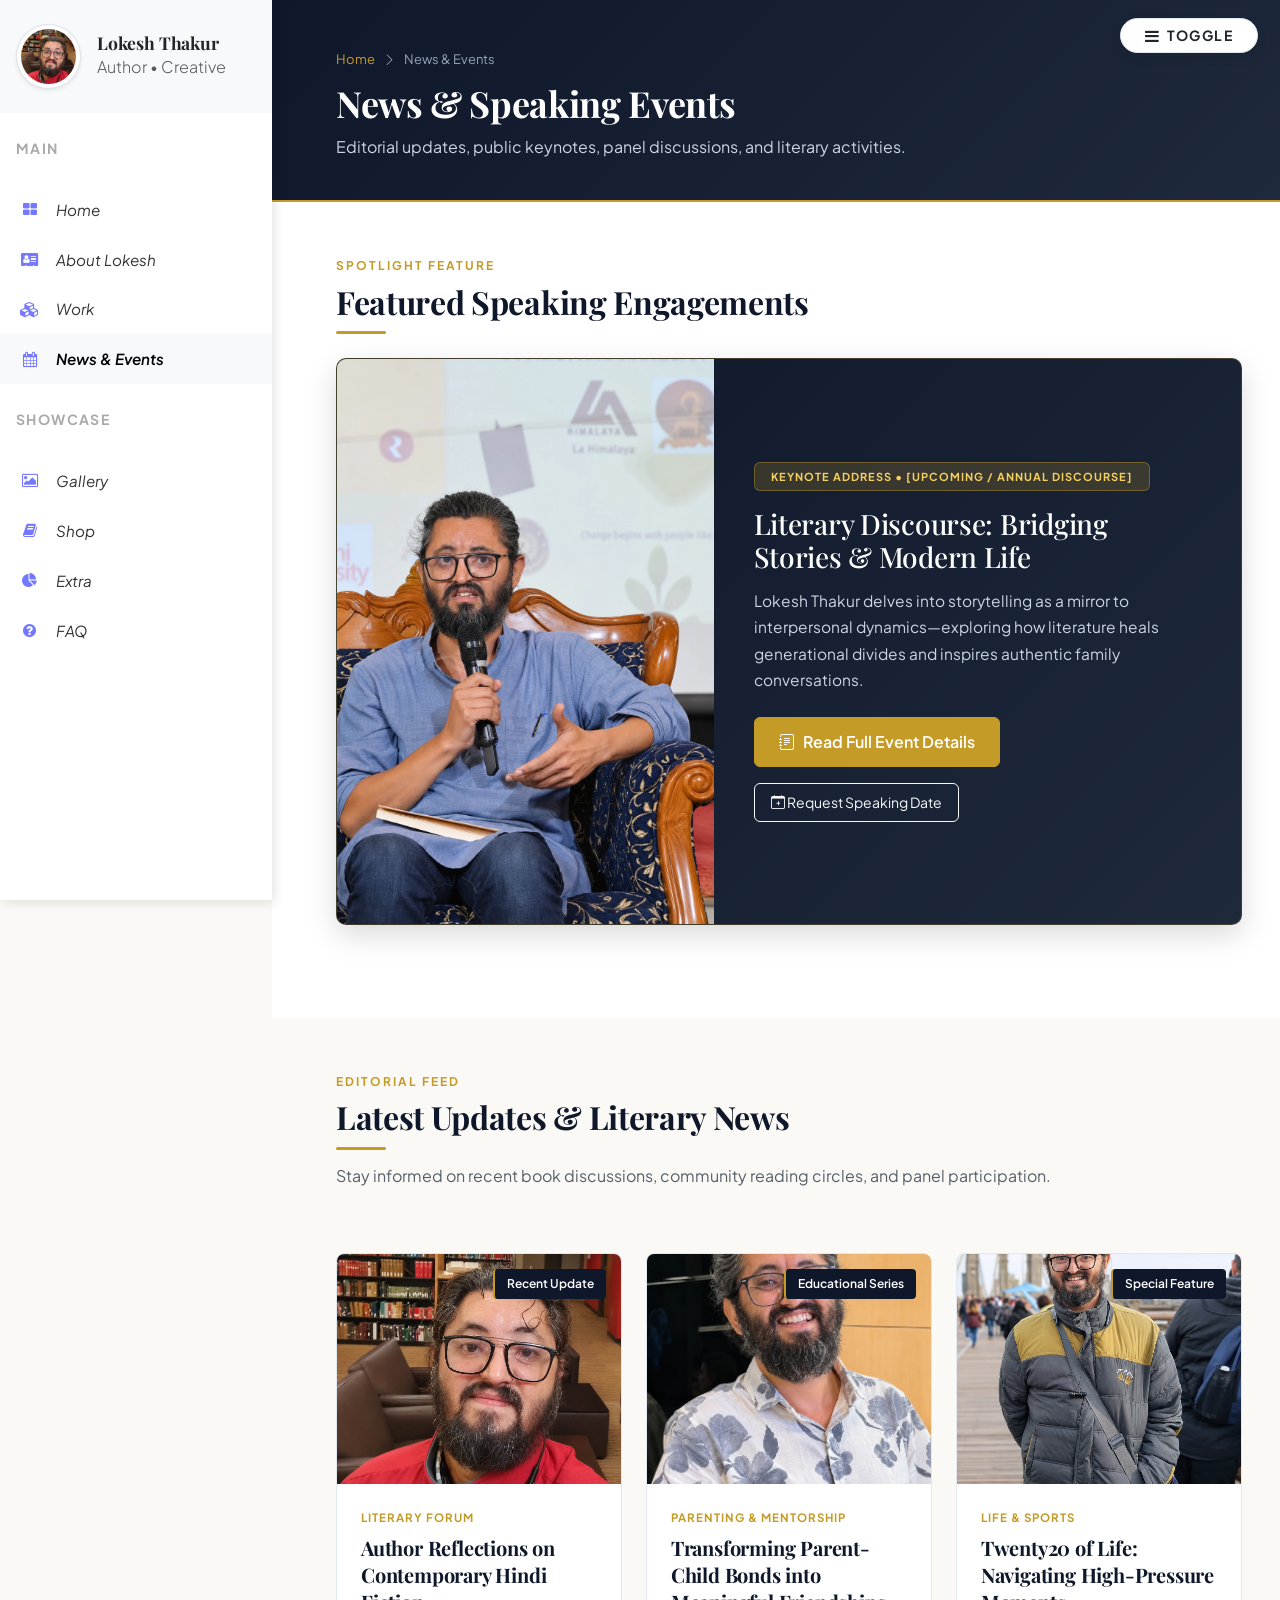
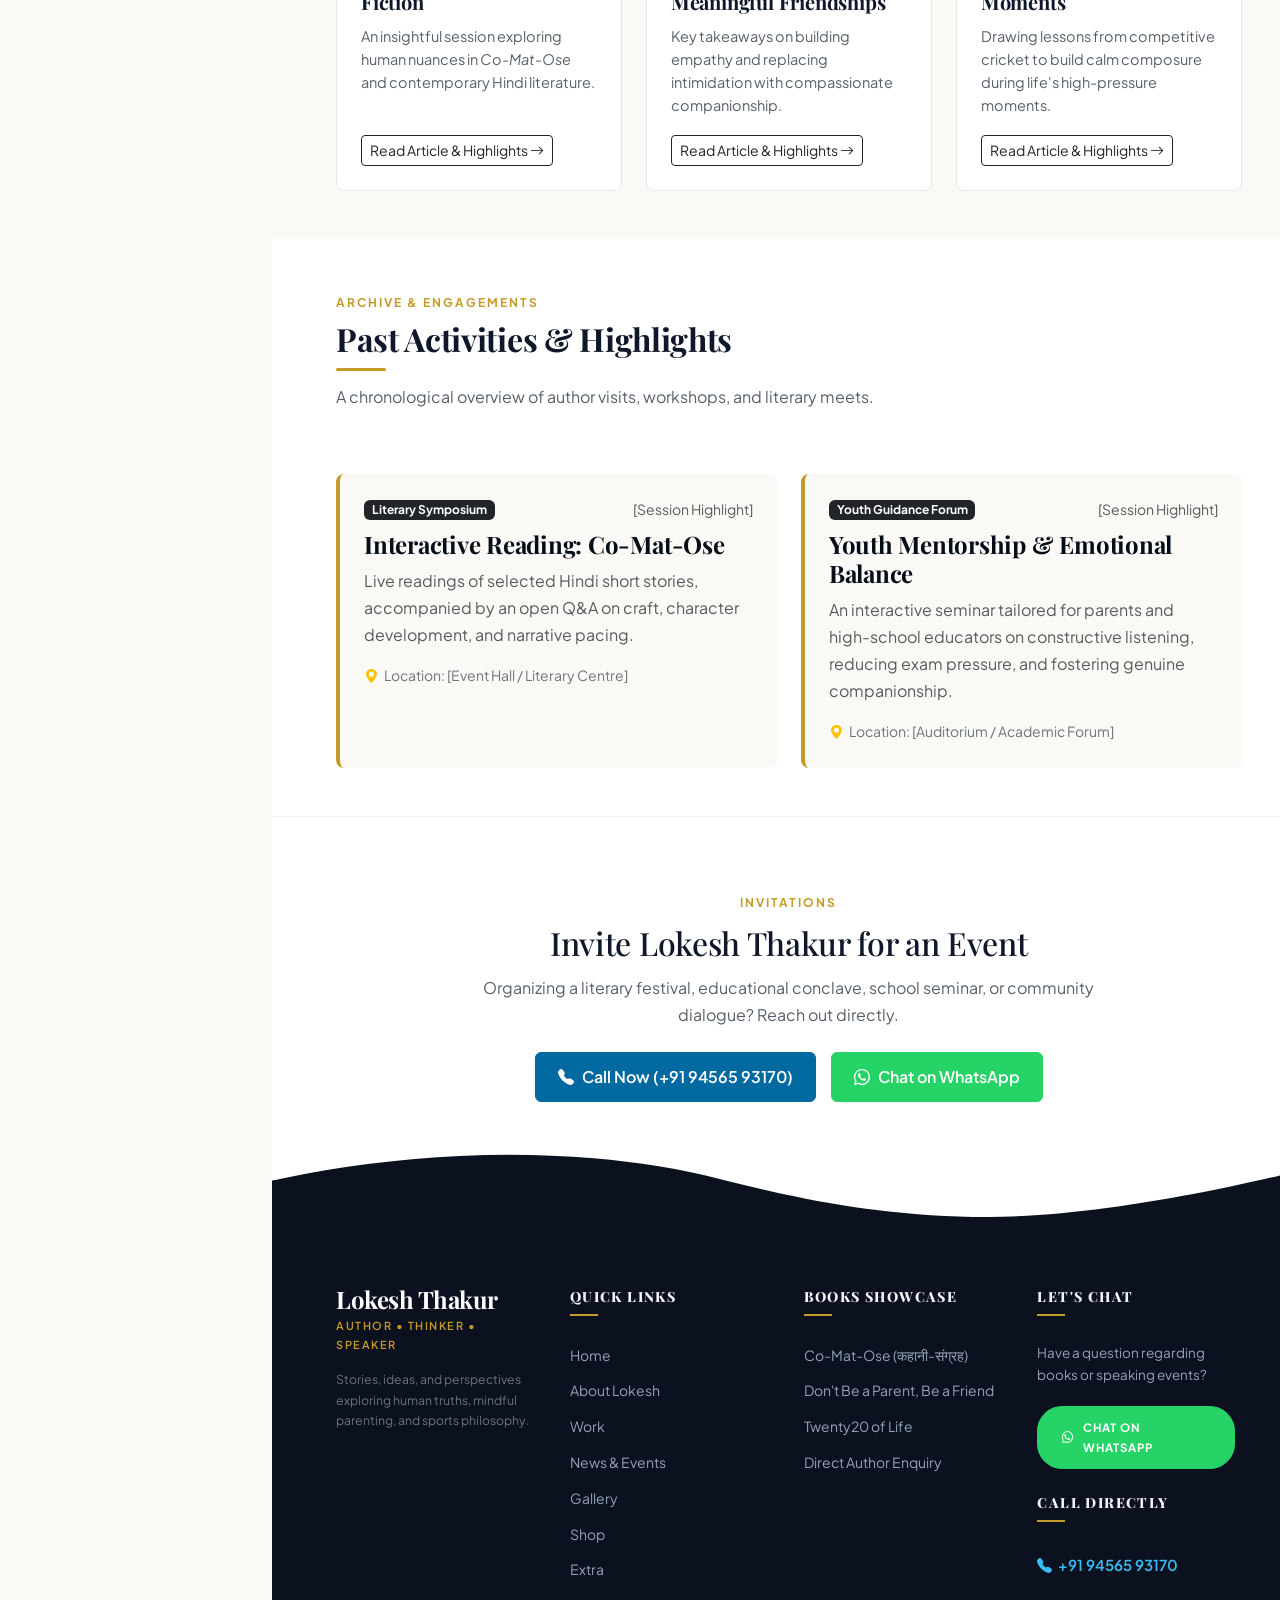
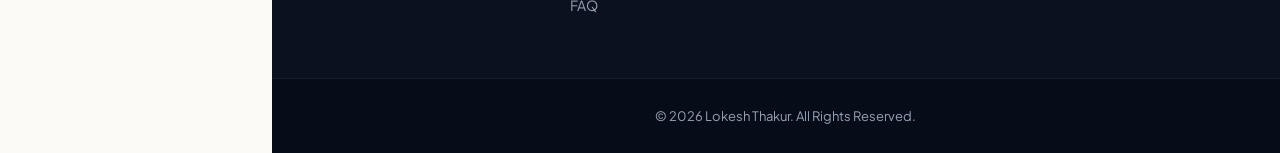
<file: news-events.html>
<!DOCTYPE html>
<html lang="en">

<head>
  <meta charset="utf-8">
  <meta content="width=device-width, initial-scale=1.0" name="viewport">
  <title>News &amp; Events | Author Lokesh Thakur</title>
  <meta content="Stay updated with the latest news, literary dialogues, speaking engagements, and event activities by author Lokesh Thakur." name="description">
  <meta content="Lokesh Thakur news, speaking events, author appearances, literary dialogues, book launches, parenting keynote" name="keywords">

  <!-- Open Graph Metadata -->
  <meta property="og:title" content="News &amp; Events | Lokesh Thakur">
  <meta property="og:description" content="Latest announcements, keynote speeches, and literary event highlights by Lokesh Thakur.">
  <meta property="og:image" content="Bearded Speaker in Ornate Armchair.webp">
  <meta property="og:type" content="website">

  <!-- Favicons -->
  <link rel="icon" type="image/x-icon" href="assets/img/favicon.ico">
  <link rel="icon" type="image/png" sizes="16x16" href="assets/img/favicon-16x16.png">
  <link rel="icon" type="image/png" sizes="32x32" href="assets/img/favicon-32x32.png">
  <link rel="icon" type="image/png" sizes="48x48" href="assets/img/favicon-48x48.png">
  <link rel="apple-touch-icon" sizes="180x180" href="assets/img/favicon-180x180.png">

  <!-- Google Fonts -->
  <link rel="preconnect" href="https://fonts.googleapis.com">
  <link rel="preconnect" href="https://fonts.gstatic.com" crossorigin>
  <link href="https://fonts.googleapis.com/css2?family=Playfair+Display:ital,wght@0,500;0,600;0,700;1,400&family=Plus+Jakarta+Sans:wght@300;400;500;600;700&family=Raleway:wght@400;500;600;700&display=swap" rel="stylesheet">

  <!-- Vendor CSS Files -->
  <link href="assets/vendor/bootstrap/css/bootstrap.min.css" rel="stylesheet">
  <link href="assets/vendor/bootstrap-icons/bootstrap-icons.css" rel="stylesheet">
  <link rel="stylesheet" href="https://cdnjs.cloudflare.com/ajax/libs/font-awesome/4.7.0/css/font-awesome.min.css">
  <link href="assets/vendor/aos/aos.css" rel="stylesheet">
  <link href="assets/vendor/glightbox/css/glightbox.min.css" rel="stylesheet">

  <!-- Template & Custom Stylesheets -->
  <link href="assets/css/main.css" rel="stylesheet">
  <link href="assets/css/custom.css" rel="stylesheet">
</head>

<body class="news-events-page">

    <!-- Vertical navbar -->
<div class="vertical-nav bg-white" id="sidebar">
  <div class="py-4 px-3 mb-4 bg-light">
    <div class="media d-flex align-items-center"><img src="Bearded Scholar in a Warm Library.webp" alt="Lokesh Thakur" width="65" class="mr-3 me-3 rounded-circle img-thumbnail shadow-sm" style="object-fit: cover; width: 65px; height: 65px;">
      <div class="media-body">
        <h4 class="m-0"><a href="index.html" class="text-dark text-decoration-none">Lokesh Thakur</a></h4>
        <p class="font-weight-light text-muted mb-0">Author &bull; Creative</p>
      </div>
    </div>
  </div>

  <p class="text-gray font-weight-bold text-uppercase px-3 small pb-4 mb-0">Main</p>

  <ul class="nav flex-column bg-white mb-0">
    <li class="nav-item">
      <a href="index.html" class="nav-link text-dark font-italic">
        <i class="fa fa-th-large mr-3 me-3 text-primary fa-fw"></i>
        Home
      </a>
    </li>
    <li class="nav-item">
      <a href="about.html" class="nav-link text-dark font-italic">
        <i class="fa fa-address-card mr-3 me-3 text-primary fa-fw"></i>
        About Lokesh
      </a>
    </li>
    <li class="nav-item">
      <a href="work.html" class="nav-link text-dark font-italic">
        <i class="fa fa-cubes mr-3 me-3 text-primary fa-fw"></i>
        Work
      </a>
    </li>
    <li class="nav-item">
      <a href="news-events.html" class="nav-link text-dark font-italic bg-light">
        <i class="fa fa-calendar mr-3 me-3 text-primary fa-fw"></i>
        News &amp; Events
      </a>
    </li>
  </ul>

  <p class="text-gray font-weight-bold text-uppercase px-3 small py-4 mb-0">Showcase</p>

  <ul class="nav flex-column bg-white mb-0">
    <li class="nav-item">
      <a href="gallery.html" class="nav-link text-dark font-italic">
        <i class="fa fa-picture-o mr-3 me-3 text-primary fa-fw"></i>
        Gallery
      </a>
    </li>
    <li class="nav-item">
      <a href="shop.html" class="nav-link text-dark font-italic">
        <i class="fa fa-book mr-3 me-3 text-primary fa-fw"></i>
        Shop
      </a>
    </li>
    <li class="nav-item">
      <a href="extra.html" class="nav-link text-dark font-italic">
        <i class="fa fa-pie-chart mr-3 me-3 text-primary fa-fw"></i>
        Extra
      </a>
    </li>
    <li class="nav-item">
      <a href="faq.html" class="nav-link text-dark font-italic">
        <i class="fa fa-question-circle mr-3 me-3 text-primary fa-fw"></i>
        FAQ
      </a>
    </li>
  </ul>
</div>
<!-- End vertical navbar -->

<!-- Page content holder -->
<div class="page-content" id="content">
  <!-- Toggle button -->
  <button id="sidebarCollapse" type="button" class="btn btn-light bg-white rounded-pill shadow-sm px-4 mb-4"><i class="fa fa-bars mr-2 me-2"></i><small class="text-uppercase font-weight-bold">Toggle</small></button>

  <!-- ======= Main Content Area ======= -->
  <main class="main">

    <!-- Page Banner -->
    <div class="page-title-banner">
      <div class="container">
        <div class="page-breadcrumb">
          <a href="index.html">Home</a>
          <i class="bi bi-chevron-right"></i>
          <span>News &amp; Events</span>
        </div>
        <h1>News &amp; Speaking Events</h1>
        <p>Editorial updates, public keynotes, panel discussions, and literary activities.</p>
      </div>
    </div>

    <!-- =======================================================
    # SECTION 1: FEATURED SPEAKING SPOTLIGHT
    ======================================================== -->
    <section class="section py-5" style="background-color: #ffffff;">
      <div class="container" data-aos="fade-up">

        <div class="section-heading-wrapper mb-4">
          <span class="section-eyebrow">Spotlight Feature</span>
          <h2 class="section-main-title">Featured Speaking Engagements</h2>
        </div>

        <!-- Featured Spotlight Card -->
        <div class="event-spotlight-box">
          <div class="row g-0 align-items-center">
            <div class="col-lg-5">
              <img src="Bearded Speaker in Ornate Armchair.webp" alt="Lokesh Thakur in Ornate Armchair Speaking" class="event-spotlight-img">
            </div>
            <div class="col-lg-7">
              <div class="event-spotlight-content">
                <span class="badge mb-3 px-3 py-2 text-uppercase d-inline-block" style="background: rgba(197, 155, 39, 0.2); color: #f5d061; border: 1px solid rgba(197, 155, 39, 0.4); font-size: 11px; letter-spacing: 1px; width: fit-content;">
                  Keynote Address &bull; <!-- EDITABLE: EVENT DATE --> [Upcoming / Annual Discourse]
                </span>
                <h3>Literary Discourse: Bridging Stories &amp; Modern Life</h3>
                
                <!-- EDITABLE: FEATURED EVENT SUMMARY -->
                <p>
                  Lokesh Thakur delves into storytelling as a mirror to interpersonal dynamics—exploring how literature heals generational divides and inspires authentic family conversations.
                </p>
                <!-- END EDITABLE: FEATURED EVENT SUMMARY -->

                <div class="d-flex flex-wrap gap-3 pt-2">
                  <button type="button" class="btn-author-gold" data-bs-toggle="modal" data-bs-target="#eventModalFeatured">
                    <i class="bi bi-journal-text"></i> Read Full Event Details
                  </button>
                  <a href="https://wa.me/919456593170?text=Hello%20Lokesh%20Thakur%2C%20I%20would%20like%20to%20invite%20you%20for%20a%20speaking%20session." target="_blank" rel="noopener noreferrer" class="btn btn-outline-light px-3 py-2" style="font-size: 14px; border-radius: 6px;">
                    <i class="bi bi-calendar-plus"></i> Request Speaking Date
                  </a>
                </div>
              </div>
            </div>
          </div>
        </div>

      </div>
    </section>

    <!-- =======================================================
    # SECTION 2 & 3: LATEST UPDATES & UPCOMING EVENTS
    ======================================================== -->
    <section class="section py-5" style="background-color: var(--lt-bg-cream);">
      <div class="container" data-aos="fade-up">

        <div class="section-heading-wrapper">
          <span class="section-eyebrow">Editorial Feed</span>
          <h2 class="section-main-title">Latest Updates &amp; Literary News</h2>
          <p class="section-intro-text">
            Stay informed on recent book discussions, community reading circles, and panel participation.
          </p>
        </div>

        <div class="row g-4 mt-2">

          <!-- EDITABLE: NEWS ITEM 1 -->
          <div class="col-lg-4 col-md-6" data-aos="fade-up" data-aos-delay="100">
            <div class="news-card-editorial">
              <div class="news-card-img-wrap">
                <img src="Bearded Scholar in a Warm Library.webp" alt="Book Discussion">
                <span class="news-date-badge"><!-- EDITABLE: DATE --> Recent Update</span>
              </div>
              <div class="news-card-body">
                <span class="news-tag">Literary Forum</span>
                <h4 class="news-card-title">Author Reflections on Contemporary Hindi Fiction</h4>
                <p class="news-card-text">
                  An insightful session exploring human nuances in <em>Co-Mat-Ose</em> and contemporary Hindi literature.
                </p>
                <button type="button" class="btn btn-sm btn-outline-dark mt-auto align-self-start" data-bs-toggle="modal" data-bs-target="#newsModal1">
                  Read Article &amp; Highlights <i class="bi bi-arrow-right"></i>
                </button>
              </div>
            </div>
          </div>
          <!-- END EDITABLE: NEWS ITEM 1 -->

          <!-- EDITABLE: NEWS ITEM 2 -->
          <div class="col-lg-4 col-md-6" data-aos="fade-up" data-aos-delay="200">
            <div class="news-card-editorial">
              <div class="news-card-img-wrap">
                <img src="Smiling Bearded Man in Floral Shirt.webp" alt="Parenting Workshop">
                <span class="news-date-badge"><!-- EDITABLE: DATE --> Educational Series</span>
              </div>
              <div class="news-card-body">
                <span class="news-tag">Parenting &amp; Mentorship</span>
                <h4 class="news-card-title">Transforming Parent-Child Bonds into Meaningful Friendships</h4>
                <p class="news-card-text">
                  Key takeaways on building empathy and replacing intimidation with compassionate companionship.
                </p>
                <button type="button" class="btn btn-sm btn-outline-dark mt-auto align-self-start" data-bs-toggle="modal" data-bs-target="#newsModal2">
                  Read Article &amp; Highlights <i class="bi bi-arrow-right"></i>
                </button>
              </div>
            </div>
          </div>
          <!-- END EDITABLE: NEWS ITEM 2 -->

          <!-- EDITABLE: NEWS ITEM 3 -->
          <div class="col-lg-4 col-md-6" data-aos="fade-up" data-aos-delay="300">
            <div class="news-card-editorial">
              <div class="news-card-img-wrap">
                <img src="Smiling Outdoorsman on the Bridge.webp" alt="Life Lessons Dialogue">
                <span class="news-date-badge"><!-- EDITABLE: DATE --> Special Feature</span>
              </div>
              <div class="news-card-body">
                <span class="news-tag">Life &amp; Sports</span>
                <h4 class="news-card-title">Twenty20 of Life: Navigating High-Pressure Moments</h4>
                <p class="news-card-text">
                  Drawing lessons from competitive cricket to build calm composure during life's high-pressure moments.
                </p>
                <button type="button" class="btn btn-sm btn-outline-dark mt-auto align-self-start" data-bs-toggle="modal" data-bs-target="#newsModal3">
                  Read Article &amp; Highlights <i class="bi bi-arrow-right"></i>
                </button>
              </div>
            </div>
          </div>
          <!-- END EDITABLE: NEWS ITEM 3 -->

        </div>

      </div>
    </section>

    <!-- =======================================================
    # SECTION 4 & 5: EVENT HIGHLIGHTS & PAST ACTIVITIES
    ======================================================== -->
    <section class="section py-5" style="background-color: #ffffff;">
      <div class="container" data-aos="fade-up">

        <div class="section-heading-wrapper">
          <span class="section-eyebrow">Archive &amp; Engagements</span>
          <h2 class="section-main-title">Past Activities &amp; Highlights</h2>
          <p class="section-intro-text">
            A chronological overview of author visits, workshops, and literary meets.
          </p>
        </div>

        <div class="row g-4 mt-2">

          <!-- Activity Box 1 -->
          <div class="col-md-6" data-aos="fade-up" data-aos-delay="100">
            <div class="p-4 rounded-3 h-100" style="background-color: var(--lt-bg-cream); border-left: 4px solid var(--lt-gold);">
              <div class="d-flex justify-content-between align-items-center mb-2">
                <span class="badge bg-dark">Literary Symposium</span>
                <span class="text-muted small"><!-- EDITABLE: PAST EVENT DATE --> [Session Highlight]</span>
              </div>
              <h4 class="fw-bold mb-2" style="font-family: var(--font-editorial);">Interactive Reading: Co-Mat-Ose</h4>
              <p class="text-muted mb-3">
                Live readings of selected Hindi short stories, accompanied by an open Q&amp;A on craft, character development, and narrative pacing.
              </p>
              <div class="small text-secondary">
                <i class="bi bi-geo-alt-fill text-warning me-1"></i> Location: <!-- EDITABLE: LOCATION --> [Event Hall / Literary Centre]
              </div>
            </div>
          </div>

          <!-- Activity Box 2 -->
          <div class="col-md-6" data-aos="fade-up" data-aos-delay="200">
            <div class="p-4 rounded-3 h-100" style="background-color: var(--lt-bg-cream); border-left: 4px solid var(--lt-gold);">
              <div class="d-flex justify-content-between align-items-center mb-2">
                <span class="badge bg-dark">Youth Guidance Forum</span>
                <span class="text-muted small"><!-- EDITABLE: PAST EVENT DATE --> [Session Highlight]</span>
              </div>
              <h4 class="fw-bold mb-2" style="font-family: var(--font-editorial);">Youth Mentorship &amp; Emotional Balance</h4>
              <p class="text-muted mb-3">
                An interactive seminar tailored for parents and high-school educators on constructive listening, reducing exam pressure, and fostering genuine companionship.
              </p>
              <div class="small text-secondary">
                <i class="bi bi-geo-alt-fill text-warning me-1"></i> Location: <!-- EDITABLE: LOCATION --> [Auditorium / Academic Forum]
              </div>
            </div>
          </div>

        </div>

      </div>
    </section>

    <!-- =======================================================
    # MODAL DIALOGS FOR FULL ARTICLES
    ======================================================== -->
    <!-- Featured Event Modal -->
    <div class="modal fade" id="eventModalFeatured" tabindex="-1" aria-labelledby="eventModalFeaturedLabel" aria-hidden="true">
      <div class="modal-dialog modal-dialog-centered modal-lg">
        <div class="modal-content">
          <div class="modal-header">
            <h5 class="modal-title fw-bold" id="eventModalFeaturedLabel">Keynote Address: Literary Discourse</h5>
            <button type="button" class="btn-close" data-bs-dismiss="modal" aria-label="Close"></button>
          </div>
          <div class="modal-body p-4">
            <div class="text-center mb-3">
              <img src="Bearded Speaker in Ornate Armchair.webp" alt="Lokesh Thakur Keynote" class="img-fluid rounded" style="max-height: 340px; object-fit: cover;">
            </div>
            <!-- EDITABLE: EVENT FULL ARTICLE -->
            <h4 class="fw-bold mb-3" style="font-family: var(--font-editorial);">Bridging Literature, Youth, and Daily Realities</h4>
            <p class="text-muted" style="line-height: 1.8;">
              During this address, Lokesh emphasized that literature must not exist in an ivory tower detached from daily life. Fiction allows readers to recognize that their struggles are shared across humanity.
            </p>
            <div class="mt-4 pt-3 border-top d-flex justify-content-between align-items-center">
              <span class="small text-muted">Speaker: Lokesh Thakur</span>
              <a href="https://wa.me/919456593170" target="_blank" rel="noopener noreferrer" class="btn-whatsapp-direct py-1 px-3 small">
                <i class="bi bi-whatsapp"></i> Enquire for Speaking
              </a>
            </div>
          </div>
        </div>
      </div>
    </div>

    <!-- News Modal 1 -->
    <div class="modal fade" id="newsModal1" tabindex="-1" aria-labelledby="newsModal1Label" aria-hidden="true">
      <div class="modal-dialog modal-dialog-centered">
        <div class="modal-content">
          <div class="modal-header">
            <h5 class="modal-title fw-bold" id="newsModal1Label">Reflections on Contemporary Hindi Fiction</h5>
            <button type="button" class="btn-close" data-bs-dismiss="modal" aria-label="Close"></button>
          </div>
          <div class="modal-body p-4">
            <p class="text-muted" style="line-height: 1.8;">
              Discussing <em>Co-Mat-Ose</em>, Lokesh explored how storytelling bridges silent personal struggles with vocal empathy and mutual understanding.
            </p>
          </div>
        </div>
      </div>
    </div>

    <!-- News Modal 2 -->
    <div class="modal fade" id="newsModal2" tabindex="-1" aria-labelledby="newsModal2Label" aria-hidden="true">
      <div class="modal-dialog modal-dialog-centered">
        <div class="modal-content">
          <div class="modal-header">
            <h5 class="modal-title fw-bold" id="newsModal2Label">Parent-Child Friendships Workshop</h5>
            <button type="button" class="btn-close" data-bs-dismiss="modal" aria-label="Close"></button>
          </div>
          <div class="modal-body p-4">
            <p class="text-muted" style="line-height: 1.8;">
              Interactive sessions focused on non-judgmental communication, helping parents transition from rigid authority into trusted confidants.
            </p>
          </div>
        </div>
      </div>
    </div>

    <!-- News Modal 3 -->
    <div class="modal fade" id="newsModal3" tabindex="-1" aria-labelledby="newsModal3Label" aria-hidden="true">
      <div class="modal-dialog modal-dialog-centered">
        <div class="modal-content">
          <div class="modal-header">
            <h5 class="modal-title fw-bold" id="newsModal3Label">Twenty20 of Life Insights</h5>
            <button type="button" class="btn-close" data-bs-dismiss="modal" aria-label="Close"></button>
          </div>
          <div class="modal-body p-4">
            <p class="text-muted" style="line-height: 1.8;">
              Drawing from T20 cricket, this discussion focused on quick decision-making, emotional balance, and resilience through disciplined habits.
            </p>
          </div>
        </div>
      </div>
    </div>

    <!-- =======================================================
    # CONTACT CTA
    ======================================================== -->
    <section class="contact-cta-section text-center">
      <div class="container" data-aos="fade-up">
        <span class="section-eyebrow" style="color: var(--lt-gold);">Invitations</span>
        <h2 class="text-white mt-1">Invite Lokesh Thakur for an Event</h2>
        <p>
          Organizing a literary festival, educational conclave, school seminar, or community dialogue? Reach out directly.
        </p>
        <div class="contact-cta-buttons">
          <a href="tel:+919456593170" class="btn-call-direct">
            <i class="bi bi-telephone-fill"></i> Call Now (+91 94565 93170)
          </a>
          <a href="https://wa.me/919456593170" target="_blank" rel="noopener noreferrer" class="btn-whatsapp-direct">
            <i class="bi bi-whatsapp"></i> Chat on WhatsApp
          </a>
        </div>
      </div>
    </section>

  </main>

        <!-- ======= Inspired Wave Footer ======= -->
  <div class="pg-footer">
    <footer id="footer" class="footer">
      <svg class="footer-wave-svg" xmlns="http://www.w3.org/2000/svg" viewBox="0 0 1200 100" preserveAspectRatio="none">
        <path class="footer-wave-path" d="M851.8,100c125,0,288.3-45,348.2-64V0H0v44c3.7-1,7.3-1.9,11-2.9C80.7,22,151.7,10.8,223.5,6.3C276.7,2.9,330,4,383,9.8 c52.2,5.7,103.3,16.2,153.4,32.8C623.9,71.3,726.8,100,851.8,100z"></path>
      </svg>
      <div class="footer-content">
        <div class="footer-content-row">
          
          <!-- Column 1: Author Brand & Bio -->
          <div class="footer-content-column">
            <div class="footer-logo">
              <a class="footer-logo-link" href="index.html">
                <h1>Lokesh Thakur</h1>
              </a>
              <span class="footer-logo-subtitle">Author &bull; Thinker &bull; Speaker</span>
            </div>
            <p class="text-secondary small mb-0" style="line-height: 1.7;">
              Stories, ideas, and perspectives exploring human truths, mindful parenting, and sports philosophy.
            </p>
          </div>

          <!-- Column 2: Merged Quick Links (Real Page Names) -->
          <div class="footer-content-column">
            <div class="footer-menu" style="margin-top: 0;">
              <h2 class="footer-menu-name">Quick Links</h2>
              <ul class="footer-menu-list">
                <li><a href="index.html">Home</a></li>
                <li><a href="about.html">About Lokesh</a></li>
                <li><a href="work.html">Work</a></li>
                <li><a href="news-events.html">News &amp; Events</a></li>
                <li><a href="gallery.html">Gallery</a></li>
                <li><a href="shop.html">Shop</a></li>
                <li><a href="extra.html">Extra</a></li>
                <li><a href="faq.html">FAQ</a></li>
              </ul>
            </div>
          </div>

          <!-- Column 3: Books Showcase -->
          <div class="footer-content-column">
            <div class="footer-menu" style="margin-top: 0;">
              <h2 class="footer-menu-name">Books Showcase</h2>
              <ul class="footer-menu-list">
                <li><a href="shop.html#book-comatose">Co-Mat-Ose (कहानी-संग्रह)</a></li>
                <li><a href="shop.html#book-parent">Don't Be a Parent, Be a Friend</a></li>
                <li><a href="shop.html#book-twenty20">Twenty20 of Life</a></li>
                <li><a href="shop.html">Direct Author Enquiry</a></li>
              </ul>
            </div>
          </div>

          <!-- Column 4: Contact & Call to Action -->
          <div class="footer-content-column">
            <div class="footer-call-to-action" style="margin-top: 0;">
              <h2 class="footer-call-to-action-title">Let's Chat</h2>
              <p class="footer-call-to-action-description">Have a question regarding books or speaking events?</p>
              <a class="footer-call-to-action-button" href="https://wa.me/919456593170" target="_blank" rel="noopener noreferrer">
                <i class="bi bi-whatsapp"></i> Chat on WhatsApp
              </a>
            </div>
            <div class="footer-call-to-action">
              <h2 class="footer-call-to-action-title">Call Directly</h2>
              <p class="footer-call-to-action-link-wrapper">
                <a class="footer-call-to-action-link" href="tel:+919456593170">
                  <i class="bi bi-telephone-fill"></i> +91 94565 93170
                </a>
              </p>
            </div>
          </div>

        </div>
      </div>
      <div class="footer-copyright">
        <div class="footer-copyright-wrapper">
          <p class="footer-copyright-text">
            &copy; 2026 Lokesh Thakur. All Rights Reserved.
          </p>
        </div>
      </div>
    </footer>
  </div>
</div>
<!-- End page content holder -->


  <!-- Scroll Top -->
  <a href="#" id="scroll-top" class="scroll-top d-flex align-items-center justify-content-center" aria-label="Scroll to top"><i class="bi bi-arrow-up-short"></i></a>

  <!-- Vendor JS Files -->
  <script src="assets/vendor/bootstrap/js/bootstrap.bundle.min.js"></script>
  <script src="assets/vendor/aos/aos.js"></script>
  <script src="assets/vendor/glightbox/js/glightbox.min.js"></script>

  <!-- Main JS File -->
  <script src="assets/js/main.js"></script>

</body>

</html>
</file>
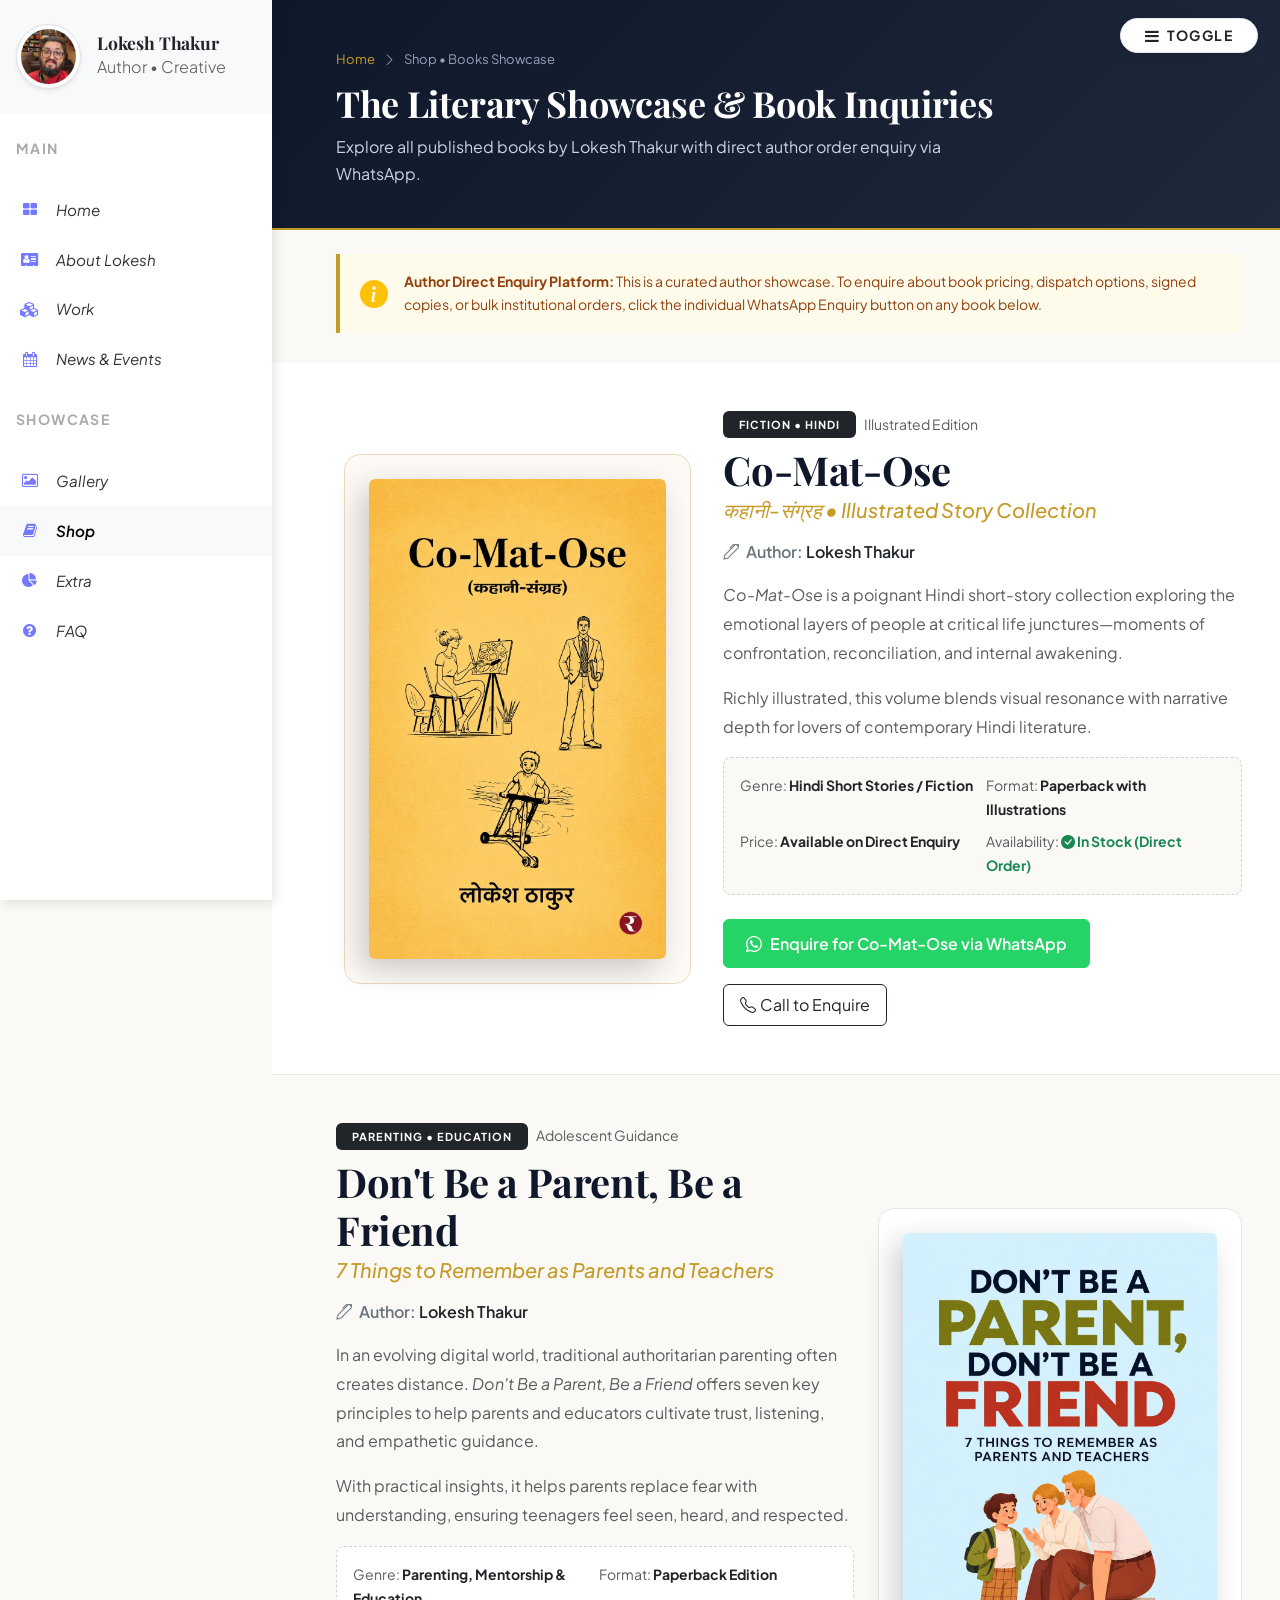
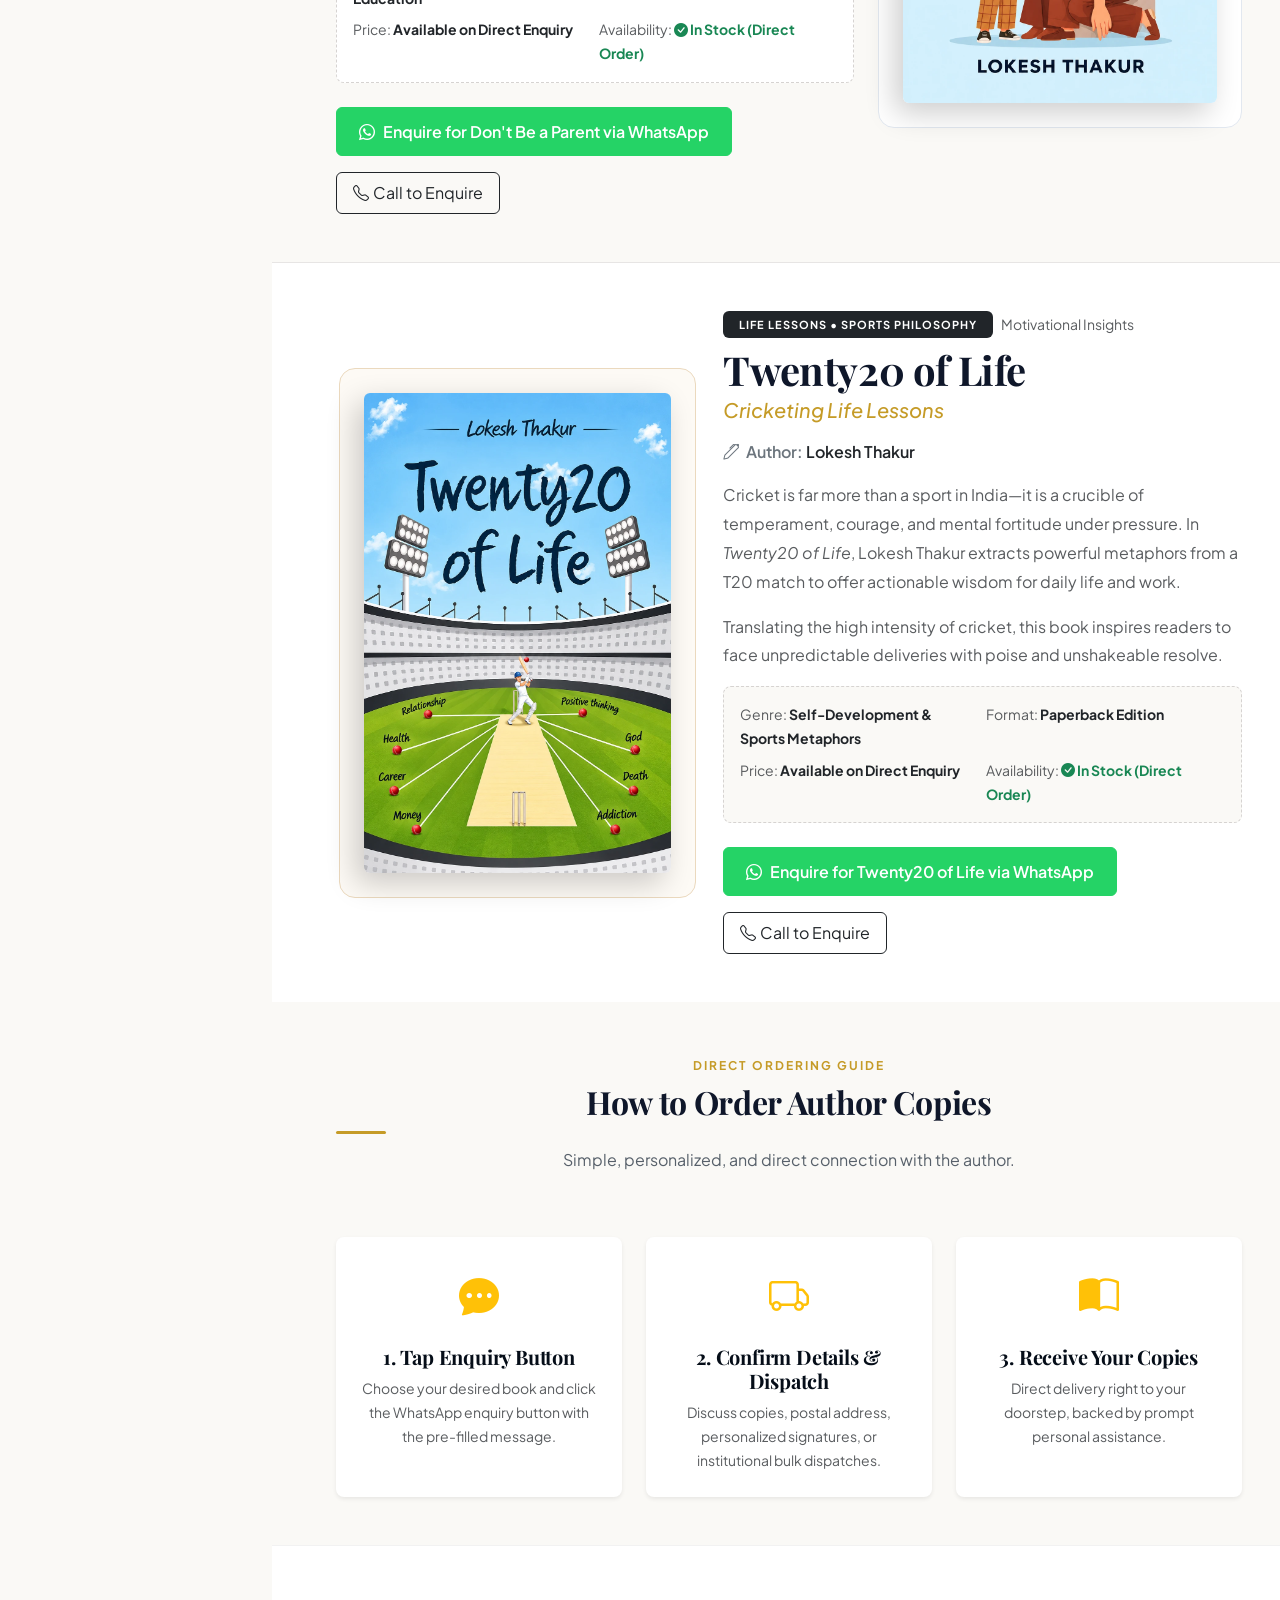
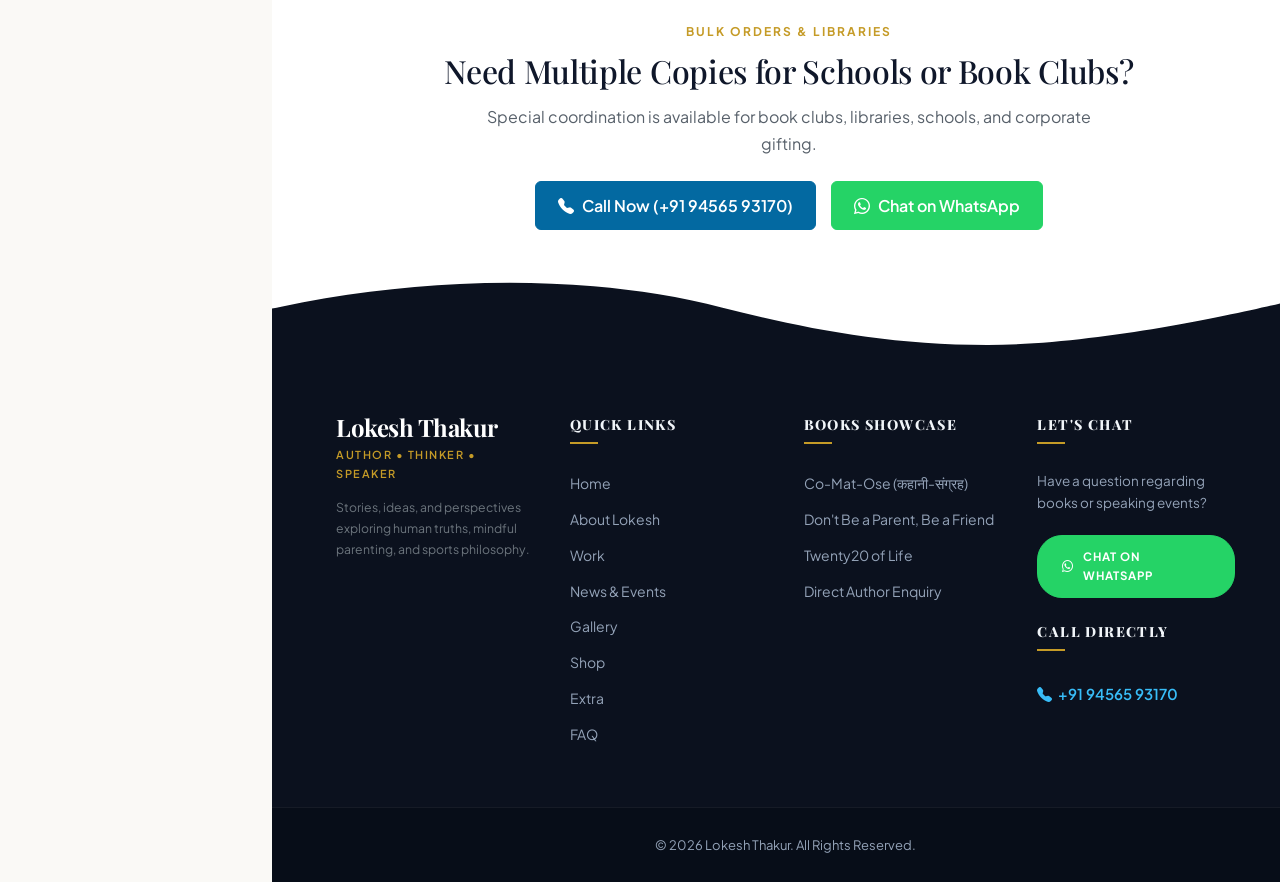
<file: shop.html>
<!DOCTYPE html>
<html lang="en">

<head>
  <meta charset="utf-8">
  <meta content="width=device-width, initial-scale=1.0" name="viewport">
  <title>Books Showcase &amp; Order Enquiry | Lokesh Thakur</title>
  <meta content="Explore and enquire about books by Lokesh Thakur: Co-Mat-Ose, Don't Be a Parent, Be a Friend, and Twenty20 of Life. Direct WhatsApp book enquiry available." name="description">
  <meta content="Lokesh Thakur books, buy Co-Mat-Ose, Don't Be a Parent Be a Friend, Twenty20 of Life, book enquiry, order author copies" name="keywords">

  <!-- Open Graph Metadata -->
  <meta property="og:title" content="Books by Lokesh Thakur | Shop &amp; Order Enquiry">
  <meta property="og:description" content="Discover and order published volumes by Lokesh Thakur directly via WhatsApp.">
  <meta property="og:image" content="Co-Mat-Ose_ Illustrated Story Collection.webp">
  <meta property="og:type" content="book">

  <!-- Favicons -->
  <link rel="icon" type="image/x-icon" href="assets/img/favicon.ico">
  <link rel="icon" type="image/png" sizes="16x16" href="assets/img/favicon-16x16.png">
  <link rel="icon" type="image/png" sizes="32x32" href="assets/img/favicon-32x32.png">
  <link rel="icon" type="image/png" sizes="48x48" href="assets/img/favicon-48x48.png">
  <link rel="apple-touch-icon" sizes="180x180" href="assets/img/favicon-180x180.png">

  <!-- Google Fonts -->
  <link rel="preconnect" href="https://fonts.googleapis.com">
  <link rel="preconnect" href="https://fonts.gstatic.com" crossorigin>
  <link href="https://fonts.googleapis.com/css2?family=Playfair+Display:ital,wght@0,500;0,600;0,700;1,400&family=Plus+Jakarta+Sans:wght@300;400;500;600;700&family=Raleway:wght@400;500;600;700&display=swap" rel="stylesheet">

  <!-- Vendor CSS Files -->
  <link href="assets/vendor/bootstrap/css/bootstrap.min.css" rel="stylesheet">
  <link href="assets/vendor/bootstrap-icons/bootstrap-icons.css" rel="stylesheet">
  <link rel="stylesheet" href="https://cdnjs.cloudflare.com/ajax/libs/font-awesome/4.7.0/css/font-awesome.min.css">
  <link href="assets/vendor/aos/aos.css" rel="stylesheet">
  <link href="assets/vendor/glightbox/css/glightbox.min.css" rel="stylesheet">

  <!-- Template & Custom Stylesheets -->
  <link href="assets/css/main.css" rel="stylesheet">
  <link href="assets/css/custom.css" rel="stylesheet">
</head>

<body class="shop-page">

    <!-- Vertical navbar -->
<div class="vertical-nav bg-white" id="sidebar">
  <div class="py-4 px-3 mb-4 bg-light">
    <div class="media d-flex align-items-center"><img src="Bearded Scholar in a Warm Library.webp" alt="Lokesh Thakur" width="65" class="mr-3 me-3 rounded-circle img-thumbnail shadow-sm" style="object-fit: cover; width: 65px; height: 65px;">
      <div class="media-body">
        <h4 class="m-0"><a href="index.html" class="text-dark text-decoration-none">Lokesh Thakur</a></h4>
        <p class="font-weight-light text-muted mb-0">Author &bull; Creative</p>
      </div>
    </div>
  </div>

  <p class="text-gray font-weight-bold text-uppercase px-3 small pb-4 mb-0">Main</p>

  <ul class="nav flex-column bg-white mb-0">
    <li class="nav-item">
      <a href="index.html" class="nav-link text-dark font-italic">
        <i class="fa fa-th-large mr-3 me-3 text-primary fa-fw"></i>
        Home
      </a>
    </li>
    <li class="nav-item">
      <a href="about.html" class="nav-link text-dark font-italic">
        <i class="fa fa-address-card mr-3 me-3 text-primary fa-fw"></i>
        About Lokesh
      </a>
    </li>
    <li class="nav-item">
      <a href="work.html" class="nav-link text-dark font-italic">
        <i class="fa fa-cubes mr-3 me-3 text-primary fa-fw"></i>
        Work
      </a>
    </li>
    <li class="nav-item">
      <a href="news-events.html" class="nav-link text-dark font-italic">
        <i class="fa fa-calendar mr-3 me-3 text-primary fa-fw"></i>
        News &amp; Events
      </a>
    </li>
  </ul>

  <p class="text-gray font-weight-bold text-uppercase px-3 small py-4 mb-0">Showcase</p>

  <ul class="nav flex-column bg-white mb-0">
    <li class="nav-item">
      <a href="gallery.html" class="nav-link text-dark font-italic">
        <i class="fa fa-picture-o mr-3 me-3 text-primary fa-fw"></i>
        Gallery
      </a>
    </li>
    <li class="nav-item">
      <a href="shop.html" class="nav-link text-dark font-italic bg-light">
        <i class="fa fa-book mr-3 me-3 text-primary fa-fw"></i>
        Shop
      </a>
    </li>
    <li class="nav-item">
      <a href="extra.html" class="nav-link text-dark font-italic">
        <i class="fa fa-pie-chart mr-3 me-3 text-primary fa-fw"></i>
        Extra
      </a>
    </li>
    <li class="nav-item">
      <a href="faq.html" class="nav-link text-dark font-italic">
        <i class="fa fa-question-circle mr-3 me-3 text-primary fa-fw"></i>
        FAQ
      </a>
    </li>
  </ul>
</div>
<!-- End vertical navbar -->

<!-- Page content holder -->
<div class="page-content" id="content">
  <!-- Toggle button -->
  <button id="sidebarCollapse" type="button" class="btn btn-light bg-white rounded-pill shadow-sm px-4 mb-4"><i class="fa fa-bars mr-2 me-2"></i><small class="text-uppercase font-weight-bold">Toggle</small></button>

  <!-- ======= Main Content Area ======= -->
  <main class="main">

    <!-- Page Banner -->
    <div class="page-title-banner">
      <div class="container">
        <div class="page-breadcrumb">
          <a href="index.html">Home</a>
          <i class="bi bi-chevron-right"></i>
          <span>Shop &bull; Books Showcase</span>
        </div>
        <h1>The Literary Showcase &amp; Book Inquiries</h1>
        <p>Explore all published books by Lokesh Thakur with direct author order enquiry via WhatsApp.</p>
      </div>
    </div>

    <!-- Literary Showcase Note Banner -->
    <div class="container mt-4">
      <div class="shop-enquiry-note d-flex align-items-center gap-3">
        <i class="bi bi-info-circle-fill fs-3 text-warning"></i>
        <div>
          <strong>Author Direct Enquiry Platform:</strong>
          This is a curated author showcase. To enquire about book pricing, dispatch options, signed copies, or bulk institutional orders, click the individual WhatsApp Enquiry button on any book below.
        </div>
      </div>
    </div>

    <!-- =======================================================
    # BOOK 1: CO-MAT-OSE
    ======================================================== -->
    <section id="book-comatose" class="section py-5" style="background-color: #ffffff;">
      <div class="container" data-aos="fade-up">
        <div class="row gy-5 align-items-center">
          
          <!-- Book Cover Column -->
          <div class="col-lg-5 text-center">
            <div class="p-4 rounded-4" style="background: #fdfaf5; border: 1px solid #ebd9be; display: inline-block; max-width: 100%;">
              <img src="Co-Mat-Ose_ Illustrated Story Collection.webp" alt="Co-Mat-Ose - Illustrated Story Collection by Lokesh Thakur" class="img-fluid rounded" style="max-height: 480px; width: auto; max-width: 100%; object-fit: contain; box-shadow: -8px 10px 30px rgba(0, 0, 0, 0.2);">
            </div>
          </div>

          <!-- Book Details Column -->
          <div class="col-lg-7">
            <div class="d-flex align-items-center gap-2 mb-2">
              <span class="badge bg-dark px-3 py-2 text-uppercase" style="letter-spacing: 1px; font-size: 11px;">Fiction &bull; Hindi</span>
              <span class="text-muted small">Illustrated Edition</span>
            </div>

            <h2 class="display-6 fw-bold mb-1" style="font-family: var(--font-editorial); color: var(--lt-primary);">Co-Mat-Ose</h2>
            <div class="h5 fst-italic mb-3" style="color: var(--lt-gold);">कहानी-संग्रह &bull; Illustrated Story Collection</div>
            <div class="fw-semibold text-secondary mb-3">
              <i class="bi bi-pen me-1"></i> Author: <span class="text-dark">Lokesh Thakur</span>
            </div>

            <!-- EDITABLE: BOOK DETAILS - CO-MAT-OSE -->
            <div class="editable-content-block">
              <p class="text-muted" style="line-height: 1.8;">
                <em>Co-Mat-Ose</em> is a poignant Hindi short-story collection exploring the emotional layers of people at critical life junctures—moments of confrontation, reconciliation, and internal awakening.
              </p>
              <p class="text-muted" style="line-height: 1.8;">
                Richly illustrated, this volume blends visual resonance with narrative depth for lovers of contemporary Hindi literature.
              </p>
            </div>
            <!-- END EDITABLE: BOOK DETAILS -->

            <!-- Details & Metadata Box -->
            <div class="p-3 rounded-3 mb-4" style="background-color: var(--lt-bg-cream); border: 1px dashed #d6d3d1;">
              <div class="row g-2 small">
                <div class="col-sm-6">
                  <span class="text-muted">Genre:</span> <strong class="text-dark">Hindi Short Stories / Fiction</strong>
                </div>
                <div class="col-sm-6">
                  <span class="text-muted">Format:</span> <strong class="text-dark">Paperback with Illustrations</strong>
                </div>
                <div class="col-sm-6">
                  <span class="text-muted">Price:</span> <strong class="text-dark"><!-- EDITABLE: PRICE --> Available on Direct Enquiry</strong>
                </div>
                <div class="col-sm-6">
                  <span class="text-muted">Availability:</span> <strong class="text-success"><i class="bi bi-check-circle-fill"></i> In Stock (Direct Order)</strong>
                </div>
              </div>
            </div>

            <!-- Enquiry Actions -->
            <div class="d-flex flex-wrap gap-3">
              <a href="https://wa.me/919456593170?text=Hello%2C%20I%20am%20interested%20in%20purchasing%20the%20book%20Co-Mat-Ose%20by%20Lokesh%20Thakur.%20Please%20share%20the%20details." target="_blank" rel="noopener noreferrer" class="btn-whatsapp-direct">
                <i class="bi bi-whatsapp"></i> Enquire for Co-Mat-Ose via WhatsApp
              </a>
              <a href="tel:+919456593170" class="btn btn-outline-dark px-3 py-2 d-inline-flex align-items-center gap-1" style="border-radius: 6px;">
                <i class="bi bi-telephone"></i> Call to Enquire
              </a>
            </div>

          </div>

        </div>
      </div>
    </section>

    <!-- =======================================================
    # BOOK 2: DON'T BE A PARENT, BE A FRIEND
    ======================================================== -->
    <section id="book-parent" class="section py-5" style="background-color: var(--lt-bg-cream); border-top: 1px solid #e7e5e4; border-bottom: 1px solid #e7e5e4;">
      <div class="container" data-aos="fade-up">
        <div class="row gy-5 align-items-center flex-lg-row-reverse">
          
          <!-- Book Cover Column -->
          <div class="col-lg-5 text-center">
            <div class="p-4 rounded-4" style="background: #ffffff; border: 1px solid #e2e8f0; display: inline-block; max-width: 100%;">
              <img src="Don’t Be a Parent, Be a Friend.webp" alt="Don't Be a Parent, Be a Friend by Lokesh Thakur" class="img-fluid rounded" style="max-height: 480px; width: auto; max-width: 100%; object-fit: contain; box-shadow: -8px 10px 30px rgba(0, 0, 0, 0.2);">
            </div>
          </div>

          <!-- Book Details Column -->
          <div class="col-lg-7">
            <div class="d-flex align-items-center gap-2 mb-2">
              <span class="badge bg-dark px-3 py-2 text-uppercase" style="letter-spacing: 1px; font-size: 11px;">Parenting &bull; Education</span>
              <span class="text-muted small">Adolescent Guidance</span>
            </div>

            <h2 class="display-6 fw-bold mb-1" style="font-family: var(--font-editorial); color: var(--lt-primary);">Don't Be a Parent, Be a Friend</h2>
            <div class="h5 fst-italic mb-3" style="color: var(--lt-gold);">7 Things to Remember as Parents and Teachers</div>
            <div class="fw-semibold text-secondary mb-3">
              <i class="bi bi-pen me-1"></i> Author: <span class="text-dark">Lokesh Thakur</span>
            </div>

            <!-- EDITABLE: BOOK DETAILS - PARENTING BOOK -->
            <div class="editable-content-block">
              <p class="text-muted" style="line-height: 1.8;">
                In an evolving digital world, traditional authoritarian parenting often creates distance. <em>Don't Be a Parent, Be a Friend</em> offers seven key principles to help parents and educators cultivate trust, listening, and empathetic guidance.
              </p>
              <p class="text-muted" style="line-height: 1.8;">
                With practical insights, it helps parents replace fear with understanding, ensuring teenagers feel seen, heard, and respected.
              </p>
            </div>
            <!-- END EDITABLE: BOOK DETAILS -->

            <!-- Details & Metadata Box -->
            <div class="p-3 rounded-3 mb-4 bg-white" style="border: 1px dashed #d6d3d1;">
              <div class="row g-2 small">
                <div class="col-sm-6">
                  <span class="text-muted">Genre:</span> <strong class="text-dark">Parenting, Mentorship &amp; Education</strong>
                </div>
                <div class="col-sm-6">
                  <span class="text-muted">Format:</span> <strong class="text-dark">Paperback Edition</strong>
                </div>
                <div class="col-sm-6">
                  <span class="text-muted">Price:</span> <strong class="text-dark"><!-- EDITABLE: PRICE --> Available on Direct Enquiry</strong>
                </div>
                <div class="col-sm-6">
                  <span class="text-muted">Availability:</span> <strong class="text-success"><i class="bi bi-check-circle-fill"></i> In Stock (Direct Order)</strong>
                </div>
              </div>
            </div>

            <!-- Enquiry Actions -->
            <div class="d-flex flex-wrap gap-3">
              <a href="https://wa.me/919456593170?text=Hello%2C%20I%20am%20interested%20in%20purchasing%20the%20book%20Don't%20Be%20a%20Parent%2C%20Be%20a%20Friend%20by%20Lokesh%20Thakur.%20Please%20share%20the%20details." target="_blank" rel="noopener noreferrer" class="btn-whatsapp-direct">
                <i class="bi bi-whatsapp"></i> Enquire for Don't Be a Parent via WhatsApp
              </a>
              <a href="tel:+919456593170" class="btn btn-outline-dark px-3 py-2 d-inline-flex align-items-center gap-1" style="border-radius: 6px;">
                <i class="bi bi-telephone"></i> Call to Enquire
              </a>
            </div>

          </div>

        </div>
      </div>
    </section>

    <!-- =======================================================
    # BOOK 3: TWENTY20 OF LIFE
    ======================================================== -->
    <section id="book-twenty20" class="section py-5" style="background-color: #ffffff;">
      <div class="container" data-aos="fade-up">
        <div class="row gy-5 align-items-center">
          
          <!-- Book Cover Column -->
          <div class="col-lg-5 text-center">
            <div class="p-4 rounded-4" style="background: #fdfaf5; border: 1px solid #ebd9be; display: inline-block; max-width: 100%;">
              <img src="Twenty20 of Life_ Cricketing Life Lessons.webp" alt="Twenty20 of Life - Cricketing Life Lessons by Lokesh Thakur" class="img-fluid rounded" style="max-height: 480px; width: auto; max-width: 100%; object-fit: contain; box-shadow: -8px 10px 30px rgba(0, 0, 0, 0.2);">
            </div>
          </div>

          <!-- Book Details Column -->
          <div class="col-lg-7">
            <div class="d-flex align-items-center gap-2 mb-2">
              <span class="badge bg-dark px-3 py-2 text-uppercase" style="letter-spacing: 1px; font-size: 11px;">Life Lessons &bull; Sports Philosophy</span>
              <span class="text-muted small">Motivational Insights</span>
            </div>

            <h2 class="display-6 fw-bold mb-1" style="font-family: var(--font-editorial); color: var(--lt-primary);">Twenty20 of Life</h2>
            <div class="h5 fst-italic mb-3" style="color: var(--lt-gold);">Cricketing Life Lessons</div>
            <div class="fw-semibold text-secondary mb-3">
              <i class="bi bi-pen me-1"></i> Author: <span class="text-dark">Lokesh Thakur</span>
            </div>

            <!-- EDITABLE: BOOK DETAILS - TWENTY20 OF LIFE -->
            <div class="editable-content-block">
              <p class="text-muted" style="line-height: 1.8;">
                Cricket is far more than a sport in India—it is a crucible of temperament, courage, and mental fortitude under pressure. In <em>Twenty20 of Life</em>, Lokesh Thakur extracts powerful metaphors from a T20 match to offer actionable wisdom for daily life and work.
              </p>
              <p class="text-muted" style="line-height: 1.8;">
                Translating the high intensity of cricket, this book inspires readers to face unpredictable deliveries with poise and unshakeable resolve.
              </p>
            </div>
            <!-- END EDITABLE: BOOK DETAILS -->

            <!-- Details & Metadata Box -->
            <div class="p-3 rounded-3 mb-4" style="background-color: var(--lt-bg-cream); border: 1px dashed #d6d3d1;">
              <div class="row g-2 small">
                <div class="col-sm-6">
                  <span class="text-muted">Genre:</span> <strong class="text-dark">Self-Development &amp; Sports Metaphors</strong>
                </div>
                <div class="col-sm-6">
                  <span class="text-muted">Format:</span> <strong class="text-dark">Paperback Edition</strong>
                </div>
                <div class="col-sm-6">
                  <span class="text-muted">Price:</span> <strong class="text-dark"><!-- EDITABLE: PRICE --> Available on Direct Enquiry</strong>
                </div>
                <div class="col-sm-6">
                  <span class="text-muted">Availability:</span> <strong class="text-success"><i class="bi bi-check-circle-fill"></i> In Stock (Direct Order)</strong>
                </div>
              </div>
            </div>

            <!-- Enquiry Actions -->
            <div class="d-flex flex-wrap gap-3">
              <a href="https://wa.me/919456593170?text=Hello%2C%20I%20am%20interested%20in%20purchasing%20the%20book%20Twenty20%20of%20Life%20by%20Lokesh%20Thakur.%20Please%20share%20the%20details." target="_blank" rel="noopener noreferrer" class="btn-whatsapp-direct">
                <i class="bi bi-whatsapp"></i> Enquire for Twenty20 of Life via WhatsApp
              </a>
              <a href="tel:+919456593170" class="btn btn-outline-dark px-3 py-2 d-inline-flex align-items-center gap-1" style="border-radius: 6px;">
                <i class="bi bi-telephone"></i> Call to Enquire
              </a>
            </div>

          </div>

        </div>
      </div>
    </section>

    <!-- =======================================================
    # HOW DIRECT ORDERING WORKS
    ======================================================== -->
    <section class="section py-5" style="background-color: var(--lt-bg-cream);">
      <div class="container" data-aos="fade-up">
        <div class="section-heading-wrapper text-center">
          <span class="section-eyebrow">Direct Ordering Guide</span>
          <h2 class="section-main-title mx-auto">How to Order Author Copies</h2>
          <p class="section-intro-text mx-auto">Simple, personalized, and direct connection with the author.</p>
        </div>

        <div class="row g-4 mt-3">
          <div class="col-md-4">
            <div class="p-4 bg-white rounded-3 shadow-sm text-center h-100">
              <div class="fs-1 text-warning mb-3"><i class="bi bi-chat-dots-fill"></i></div>
              <h5 class="fw-bold">1. Tap Enquiry Button</h5>
              <p class="text-muted small mb-0">Choose your desired book and click the WhatsApp enquiry button with the pre-filled message.</p>
            </div>
          </div>
          <div class="col-md-4">
            <div class="p-4 bg-white rounded-3 shadow-sm text-center h-100">
              <div class="fs-1 text-warning mb-3"><i class="bi bi-truck"></i></div>
              <h5 class="fw-bold">2. Confirm Details &amp; Dispatch</h5>
              <p class="text-muted small mb-0">Discuss copies, postal address, personalized signatures, or institutional bulk dispatches.</p>
            </div>
          </div>
          <div class="col-md-4">
            <div class="p-4 bg-white rounded-3 shadow-sm text-center h-100">
              <div class="fs-1 text-warning mb-3"><i class="bi bi-book-half"></i></div>
              <h5 class="fw-bold">3. Receive Your Copies</h5>
              <p class="text-muted small mb-0">Direct delivery right to your doorstep, backed by prompt personal assistance.</p>
            </div>
          </div>
        </div>
      </div>
    </section>

    <!-- =======================================================
    # CONTACT CTA
    ======================================================== -->
    <section class="contact-cta-section text-center">
      <div class="container" data-aos="fade-up">
        <span class="section-eyebrow" style="color: var(--lt-gold);">Bulk Orders &amp; Libraries</span>
        <h2 class="text-white mt-1">Need Multiple Copies for Schools or Book Clubs?</h2>
        <p>
          Special coordination is available for book clubs, libraries, schools, and corporate gifting.
        </p>
        <div class="contact-cta-buttons">
          <a href="tel:+919456593170" class="btn-call-direct">
            <i class="bi bi-telephone-fill"></i> Call Now (+91 94565 93170)
          </a>
          <a href="https://wa.me/919456593170" target="_blank" rel="noopener noreferrer" class="btn-whatsapp-direct">
            <i class="bi bi-whatsapp"></i> Chat on WhatsApp
          </a>
        </div>
      </div>
    </section>

  </main>

        <!-- ======= Inspired Wave Footer ======= -->
  <div class="pg-footer">
    <footer id="footer" class="footer">
      <svg class="footer-wave-svg" xmlns="http://www.w3.org/2000/svg" viewBox="0 0 1200 100" preserveAspectRatio="none">
        <path class="footer-wave-path" d="M851.8,100c125,0,288.3-45,348.2-64V0H0v44c3.7-1,7.3-1.9,11-2.9C80.7,22,151.7,10.8,223.5,6.3C276.7,2.9,330,4,383,9.8 c52.2,5.7,103.3,16.2,153.4,32.8C623.9,71.3,726.8,100,851.8,100z"></path>
      </svg>
      <div class="footer-content">
        <div class="footer-content-row">
          
          <!-- Column 1: Author Brand & Bio -->
          <div class="footer-content-column">
            <div class="footer-logo">
              <a class="footer-logo-link" href="index.html">
                <h1>Lokesh Thakur</h1>
              </a>
              <span class="footer-logo-subtitle">Author &bull; Thinker &bull; Speaker</span>
            </div>
            <p class="text-secondary small mb-0" style="line-height: 1.7;">
              Stories, ideas, and perspectives exploring human truths, mindful parenting, and sports philosophy.
            </p>
          </div>

          <!-- Column 2: Merged Quick Links (Real Page Names) -->
          <div class="footer-content-column">
            <div class="footer-menu" style="margin-top: 0;">
              <h2 class="footer-menu-name">Quick Links</h2>
              <ul class="footer-menu-list">
                <li><a href="index.html">Home</a></li>
                <li><a href="about.html">About Lokesh</a></li>
                <li><a href="work.html">Work</a></li>
                <li><a href="news-events.html">News &amp; Events</a></li>
                <li><a href="gallery.html">Gallery</a></li>
                <li><a href="shop.html">Shop</a></li>
                <li><a href="extra.html">Extra</a></li>
                <li><a href="faq.html">FAQ</a></li>
              </ul>
            </div>
          </div>

          <!-- Column 3: Books Showcase -->
          <div class="footer-content-column">
            <div class="footer-menu" style="margin-top: 0;">
              <h2 class="footer-menu-name">Books Showcase</h2>
              <ul class="footer-menu-list">
                <li><a href="shop.html#book-comatose">Co-Mat-Ose (कहानी-संग्रह)</a></li>
                <li><a href="shop.html#book-parent">Don't Be a Parent, Be a Friend</a></li>
                <li><a href="shop.html#book-twenty20">Twenty20 of Life</a></li>
                <li><a href="shop.html">Direct Author Enquiry</a></li>
              </ul>
            </div>
          </div>

          <!-- Column 4: Contact & Call to Action -->
          <div class="footer-content-column">
            <div class="footer-call-to-action" style="margin-top: 0;">
              <h2 class="footer-call-to-action-title">Let's Chat</h2>
              <p class="footer-call-to-action-description">Have a question regarding books or speaking events?</p>
              <a class="footer-call-to-action-button" href="https://wa.me/919456593170" target="_blank" rel="noopener noreferrer">
                <i class="bi bi-whatsapp"></i> Chat on WhatsApp
              </a>
            </div>
            <div class="footer-call-to-action">
              <h2 class="footer-call-to-action-title">Call Directly</h2>
              <p class="footer-call-to-action-link-wrapper">
                <a class="footer-call-to-action-link" href="tel:+919456593170">
                  <i class="bi bi-telephone-fill"></i> +91 94565 93170
                </a>
              </p>
            </div>
          </div>

        </div>
      </div>
      <div class="footer-copyright">
        <div class="footer-copyright-wrapper">
          <p class="footer-copyright-text">
            &copy; 2026 Lokesh Thakur. All Rights Reserved.
          </p>
        </div>
      </div>
    </footer>
  </div>
</div>
<!-- End page content holder -->


  <!-- Scroll Top -->
  <a href="#" id="scroll-top" class="scroll-top d-flex align-items-center justify-content-center" aria-label="Scroll to top"><i class="bi bi-arrow-up-short"></i></a>

  <!-- Vendor JS Files -->
  <script src="assets/vendor/bootstrap/js/bootstrap.bundle.min.js"></script>
  <script src="assets/vendor/aos/aos.js"></script>

  <!-- Main JS File -->
  <script src="assets/js/main.js"></script>

</body>

</html>
</file>
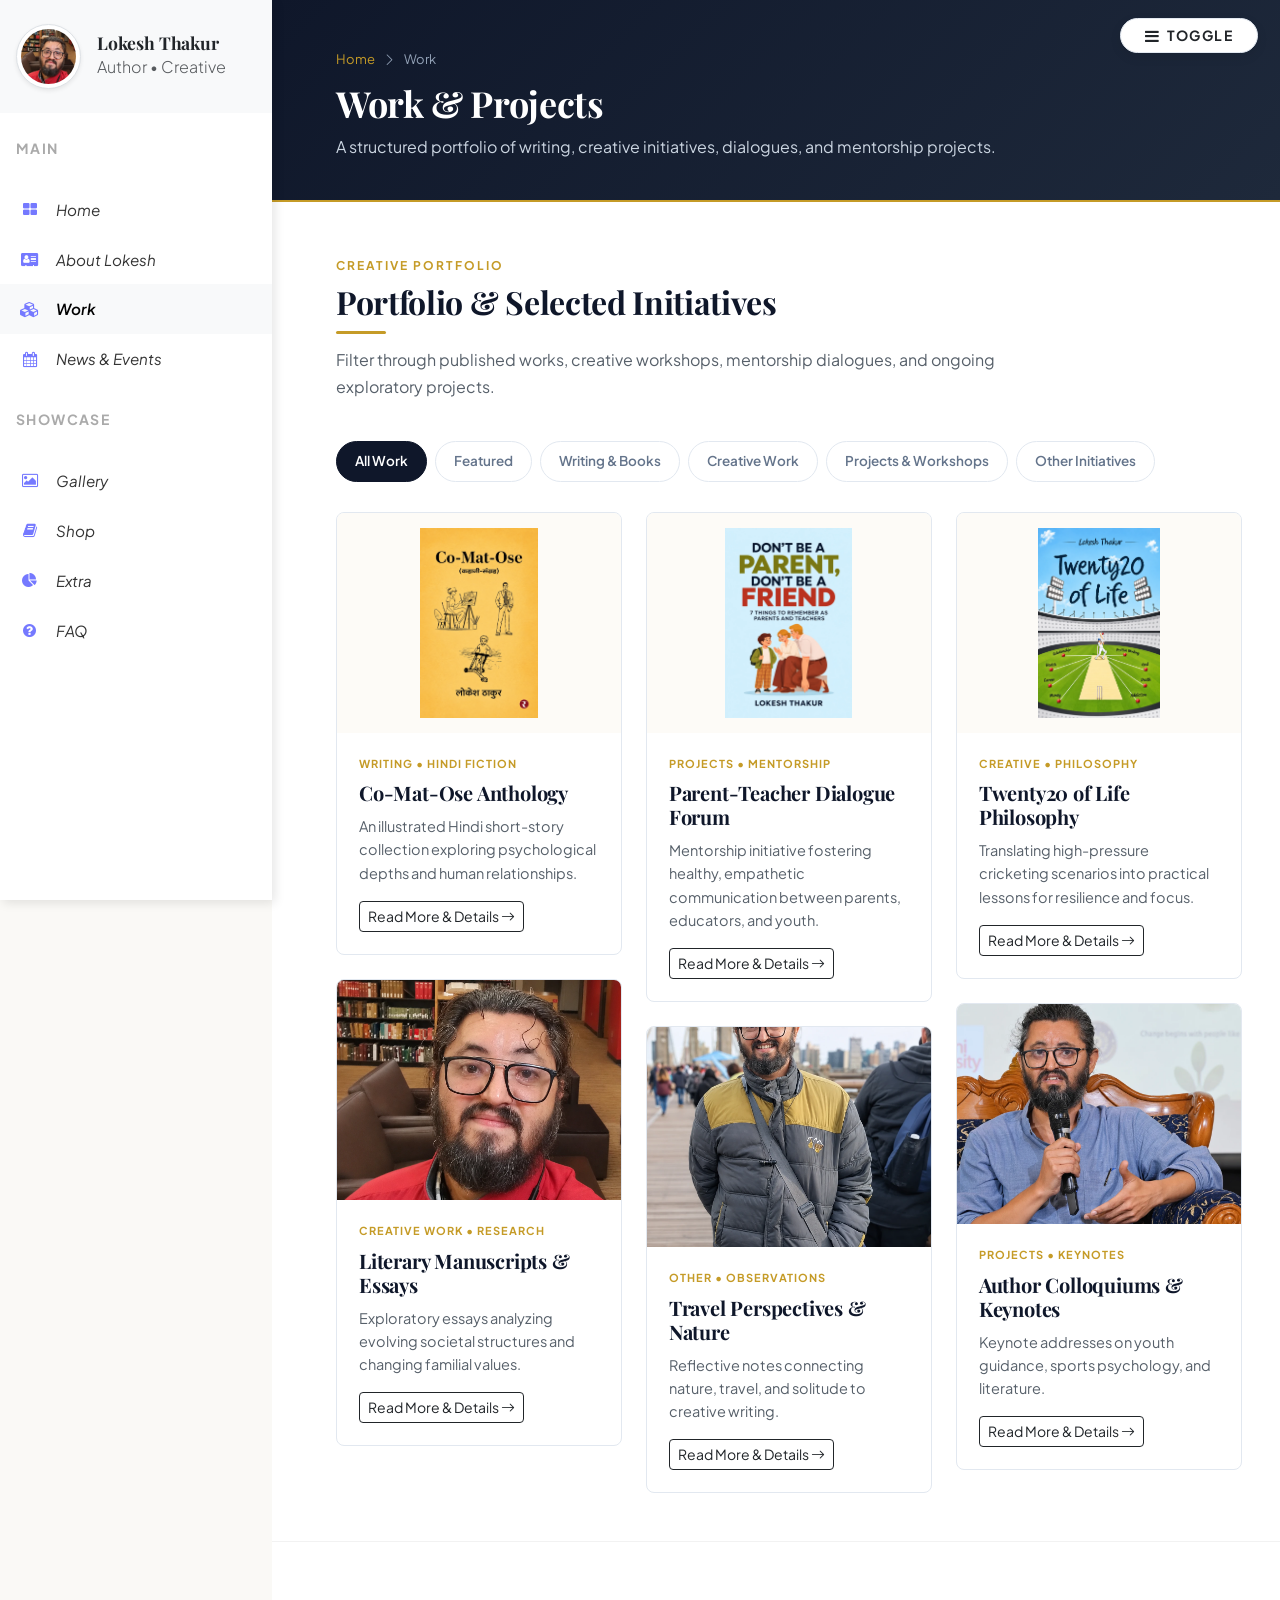
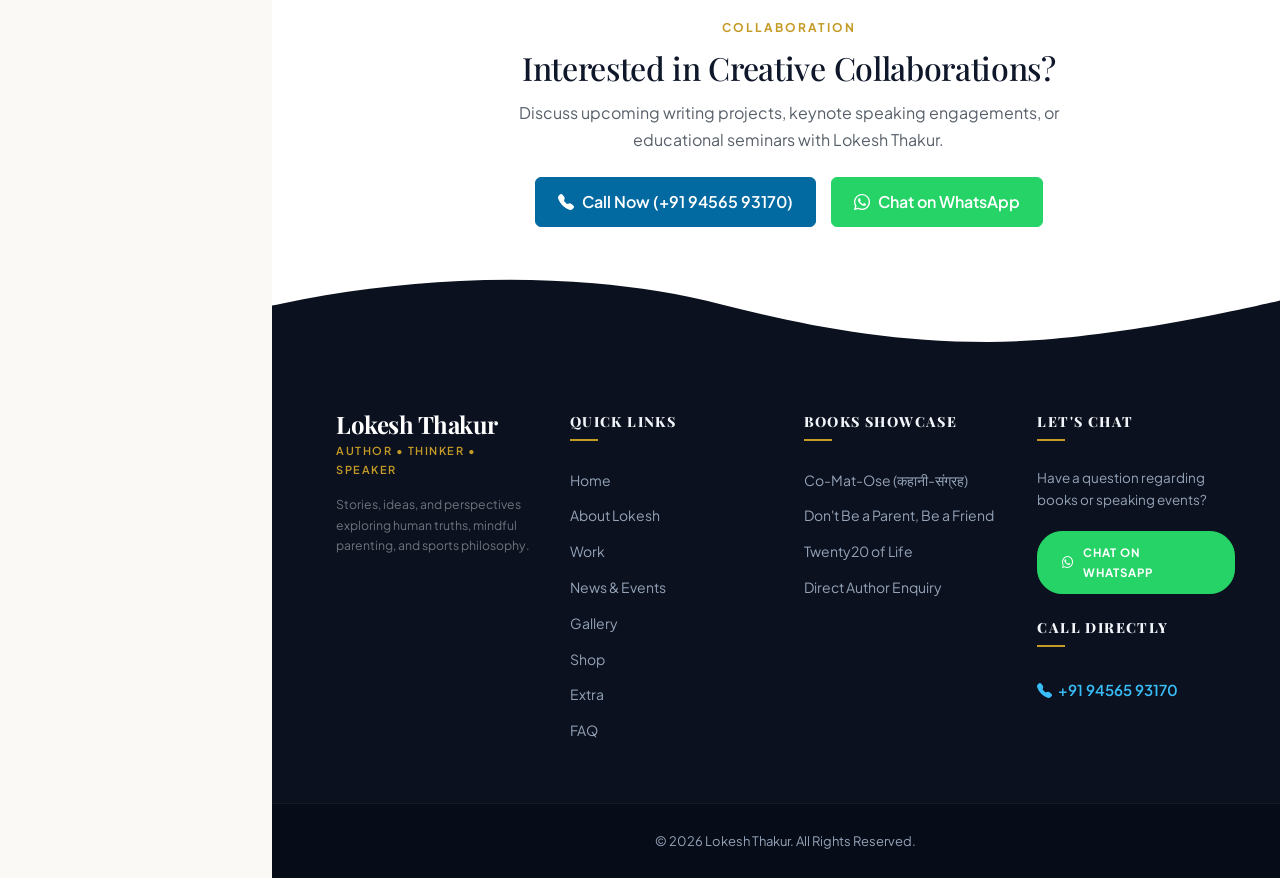
<file: work.html>
<!DOCTYPE html>
<html lang="en">

<head>
  <meta charset="utf-8">
  <meta content="width=device-width, initial-scale=1.0" name="viewport">
  <title>Work &amp; Creative Portfolio | Lokesh Thakur</title>
  <meta content="Explore the creative works, writing projects, educational initiatives, and literary ventures of author Lokesh Thakur." name="description">
  <meta content="Lokesh Thakur work, creative portfolio, writing projects, author initiatives, workshops, literary portfolio" name="keywords">

  <!-- Open Graph Metadata -->
  <meta property="og:title" content="Work &amp; Creative Portfolio | Lokesh Thakur">
  <meta property="og:description" content="Explore writing, creative projects, and initiatives by Lokesh Thakur.">
  <meta property="og:image" content="Bearded Scholar in a Warm Library.webp">
  <meta property="og:type" content="website">

  <!-- Favicons -->
  <link rel="icon" type="image/x-icon" href="assets/img/favicon.ico">
  <link rel="icon" type="image/png" sizes="16x16" href="assets/img/favicon-16x16.png">
  <link rel="icon" type="image/png" sizes="32x32" href="assets/img/favicon-32x32.png">
  <link rel="icon" type="image/png" sizes="48x48" href="assets/img/favicon-48x48.png">
  <link rel="apple-touch-icon" sizes="180x180" href="assets/img/favicon-180x180.png">

  <!-- Google Fonts -->
  <link rel="preconnect" href="https://fonts.googleapis.com">
  <link rel="preconnect" href="https://fonts.gstatic.com" crossorigin>
  <link href="https://fonts.googleapis.com/css2?family=Playfair+Display:ital,wght@0,500;0,600;0,700;1,400&family=Plus+Jakarta+Sans:wght@300;400;500;600;700&family=Raleway:wght@400;500;600;700&display=swap" rel="stylesheet">

  <!-- Vendor CSS Files -->
  <link href="assets/vendor/bootstrap/css/bootstrap.min.css" rel="stylesheet">
  <link href="assets/vendor/bootstrap-icons/bootstrap-icons.css" rel="stylesheet">
  <link rel="stylesheet" href="https://cdnjs.cloudflare.com/ajax/libs/font-awesome/4.7.0/css/font-awesome.min.css">
  <link href="assets/vendor/aos/aos.css" rel="stylesheet">
  <link href="assets/vendor/glightbox/css/glightbox.min.css" rel="stylesheet">

  <!-- Template & Custom Stylesheets -->
  <link href="assets/css/main.css" rel="stylesheet">
  <link href="assets/css/custom.css" rel="stylesheet">
</head>

<body class="work-page">

    <!-- Vertical navbar -->
<div class="vertical-nav bg-white" id="sidebar">
  <div class="py-4 px-3 mb-4 bg-light">
    <div class="media d-flex align-items-center"><img src="Bearded Scholar in a Warm Library.webp" alt="Lokesh Thakur" width="65" class="mr-3 me-3 rounded-circle img-thumbnail shadow-sm" style="object-fit: cover; width: 65px; height: 65px;">
      <div class="media-body">
        <h4 class="m-0"><a href="index.html" class="text-dark text-decoration-none">Lokesh Thakur</a></h4>
        <p class="font-weight-light text-muted mb-0">Author &bull; Creative</p>
      </div>
    </div>
  </div>

  <p class="text-gray font-weight-bold text-uppercase px-3 small pb-4 mb-0">Main</p>

  <ul class="nav flex-column bg-white mb-0">
    <li class="nav-item">
      <a href="index.html" class="nav-link text-dark font-italic">
        <i class="fa fa-th-large mr-3 me-3 text-primary fa-fw"></i>
        Home
      </a>
    </li>
    <li class="nav-item">
      <a href="about.html" class="nav-link text-dark font-italic">
        <i class="fa fa-address-card mr-3 me-3 text-primary fa-fw"></i>
        About Lokesh
      </a>
    </li>
    <li class="nav-item">
      <a href="work.html" class="nav-link text-dark font-italic bg-light">
        <i class="fa fa-cubes mr-3 me-3 text-primary fa-fw"></i>
        Work
      </a>
    </li>
    <li class="nav-item">
      <a href="news-events.html" class="nav-link text-dark font-italic">
        <i class="fa fa-calendar mr-3 me-3 text-primary fa-fw"></i>
        News &amp; Events
      </a>
    </li>
  </ul>

  <p class="text-gray font-weight-bold text-uppercase px-3 small py-4 mb-0">Showcase</p>

  <ul class="nav flex-column bg-white mb-0">
    <li class="nav-item">
      <a href="gallery.html" class="nav-link text-dark font-italic">
        <i class="fa fa-picture-o mr-3 me-3 text-primary fa-fw"></i>
        Gallery
      </a>
    </li>
    <li class="nav-item">
      <a href="shop.html" class="nav-link text-dark font-italic">
        <i class="fa fa-book mr-3 me-3 text-primary fa-fw"></i>
        Shop
      </a>
    </li>
    <li class="nav-item">
      <a href="extra.html" class="nav-link text-dark font-italic">
        <i class="fa fa-pie-chart mr-3 me-3 text-primary fa-fw"></i>
        Extra
      </a>
    </li>
    <li class="nav-item">
      <a href="faq.html" class="nav-link text-dark font-italic">
        <i class="fa fa-question-circle mr-3 me-3 text-primary fa-fw"></i>
        FAQ
      </a>
    </li>
  </ul>
</div>
<!-- End vertical navbar -->

<!-- Page content holder -->
<div class="page-content" id="content">
  <!-- Toggle button -->
  <button id="sidebarCollapse" type="button" class="btn btn-light bg-white rounded-pill shadow-sm px-4 mb-4"><i class="fa fa-bars mr-2 me-2"></i><small class="text-uppercase font-weight-bold">Toggle</small></button>

  <!-- ======= Main Content Area ======= -->
  <main class="main">

    <!-- Page Banner -->
    <div class="page-title-banner">
      <div class="container">
        <div class="page-breadcrumb">
          <a href="index.html">Home</a>
          <i class="bi bi-chevron-right"></i>
          <span>Work</span>
        </div>
        <h1>Work &amp; Projects</h1>
        <p>A structured portfolio of writing, creative initiatives, dialogues, and mentorship projects.</p>
      </div>
    </div>

    <!-- =======================================================
    # WORK SHOWCASE SECTION
    ======================================================== -->
    <section class="section py-5" style="background-color: #ffffff;">
      <div class="container" data-aos="fade-up">

        <div class="section-heading-wrapper">
          <span class="section-eyebrow">Creative Portfolio</span>
          <h2 class="section-main-title">Portfolio &amp; Selected Initiatives</h2>
          <p class="section-intro-text">
            Filter through published works, creative workshops, mentorship dialogues, and ongoing exploratory projects.
          </p>
        </div>

        <!-- Category Filters -->
        <div class="isotope-layout" data-default-filter="*" data-layout="masonry" data-sort="original-order">
          
          <ul class="gallery-filter-nav isotope-filters">
            <li data-filter="*" class="filter-active">All Work</li>
            <li data-filter=".filter-featured">Featured</li>
            <li data-filter=".filter-writing">Writing &amp; Books</li>
            <li data-filter=".filter-creative">Creative Work</li>
            <li data-filter=".filter-projects">Projects &amp; Workshops</li>
            <li data-filter=".filter-other">Other Initiatives</li>
          </ul>

          <!-- Project Cards Grid -->
          <div class="row g-4 isotope-container">

            <!-- EDITABLE: WORK ITEM 1 -->
            <div class="col-lg-4 col-md-6 isotope-item filter-featured filter-writing">
              <div class="work-card">
                <div class="work-card-img-wrap">
                  <img src="Co-Mat-Ose_ Illustrated Story Collection.webp" alt="Co-Mat-Ose Story Collection" style="object-fit: contain; background: #fdfbf7; padding: 15px;">
                </div>
                <div class="work-card-body">
                  <span class="work-category-pill">Writing &bull; Hindi Fiction</span>
                  <h4 class="work-card-title">Co-Mat-Ose Anthology</h4>
                  <p class="work-card-desc">
                    An illustrated Hindi short-story collection exploring psychological depths and human relationships.
                  </p>
                  <button type="button" class="btn btn-sm btn-outline-dark mt-auto align-self-start" data-bs-toggle="modal" data-bs-target="#workModal1">
                    Read More &amp; Details <i class="bi bi-arrow-right"></i>
                  </button>
                </div>
              </div>
            </div>
            <!-- END EDITABLE: WORK ITEM 1 -->

            <!-- EDITABLE: WORK ITEM 2 -->
            <div class="col-lg-4 col-md-6 isotope-item filter-featured filter-projects">
              <div class="work-card">
                <div class="work-card-img-wrap">
                  <img src="Don’t Be a Parent, Be a Friend.webp" alt="Parenting and Mentorship" style="object-fit: contain; background: #fdfbf7; padding: 15px;">
                </div>
                <div class="work-card-body">
                  <span class="work-category-pill">Projects &bull; Mentorship</span>
                  <h4 class="work-card-title">Parent-Teacher Dialogue Forum</h4>
                  <p class="work-card-desc">
                    Mentorship initiative fostering healthy, empathetic communication between parents, educators, and youth.
                  </p>
                  <button type="button" class="btn btn-sm btn-outline-dark mt-auto align-self-start" data-bs-toggle="modal" data-bs-target="#workModal2">
                    Read More &amp; Details <i class="bi bi-arrow-right"></i>
                  </button>
                </div>
              </div>
            </div>
            <!-- END EDITABLE: WORK ITEM 2 -->

            <!-- EDITABLE: WORK ITEM 3 -->
            <div class="col-lg-4 col-md-6 isotope-item filter-writing filter-creative">
              <div class="work-card">
                <div class="work-card-img-wrap">
                  <img src="Twenty20 of Life_ Cricketing Life Lessons.webp" alt="Cricket Philosophy" style="object-fit: contain; background: #fdfbf7; padding: 15px;">
                </div>
                <div class="work-card-body">
                  <span class="work-category-pill">Creative &bull; Philosophy</span>
                  <h4 class="work-card-title">Twenty20 of Life Philosophy</h4>
                  <p class="work-card-desc">
                    Translating high-pressure cricketing scenarios into practical lessons for resilience and focus.
                  </p>
                  <button type="button" class="btn btn-sm btn-outline-dark mt-auto align-self-start" data-bs-toggle="modal" data-bs-target="#workModal3">
                    Read More &amp; Details <i class="bi bi-arrow-right"></i>
                  </button>
                </div>
              </div>
            </div>
            <!-- END EDITABLE: WORK ITEM 3 -->

            <!-- EDITABLE: WORK ITEM 4 -->
            <div class="col-lg-4 col-md-6 isotope-item filter-featured filter-creative">
              <div class="work-card">
                <div class="work-card-img-wrap">
                  <img src="Bearded Scholar in a Warm Library.webp" alt="Literary Research">
                </div>
                <div class="work-card-body">
                  <span class="work-category-pill">Creative Work &bull; Research</span>
                  <h4 class="work-card-title">Literary Manuscripts &amp; Essays</h4>
                  <p class="work-card-desc">
                    Exploratory essays analyzing evolving societal structures and changing familial values.
                  </p>
                  <button type="button" class="btn btn-sm btn-outline-dark mt-auto align-self-start" data-bs-toggle="modal" data-bs-target="#workModal4">
                    Read More &amp; Details <i class="bi bi-arrow-right"></i>
                  </button>
                </div>
              </div>
            </div>
            <!-- END EDITABLE: WORK ITEM 4 -->

            <!-- EDITABLE: WORK ITEM 5 -->
            <div class="col-lg-4 col-md-6 isotope-item filter-projects">
              <div class="work-card">
                <div class="work-card-img-wrap">
                  <img src="Bearded Speaker in Ornate Armchair.webp" alt="Speaking and Keynote">
                </div>
                <div class="work-card-body">
                  <span class="work-category-pill">Projects &bull; Keynotes</span>
                  <h4 class="work-card-title">Author Colloquiums &amp; Keynotes</h4>
                  <p class="work-card-desc">
                    Keynote addresses on youth guidance, sports psychology, and literature.
                  </p>
                  <button type="button" class="btn btn-sm btn-outline-dark mt-auto align-self-start" data-bs-toggle="modal" data-bs-target="#workModal5">
                    Read More &amp; Details <i class="bi bi-arrow-right"></i>
                  </button>
                </div>
              </div>
            </div>
            <!-- END EDITABLE: WORK ITEM 5 -->

            <!-- EDITABLE: WORK ITEM 6 -->
            <div class="col-lg-4 col-md-6 isotope-item filter-other">
              <div class="work-card">
                <div class="work-card-img-wrap">
                  <img src="Smiling Outdoorsman on the Bridge.webp" alt="Travel & Observations">
                </div>
                <div class="work-card-body">
                  <span class="work-category-pill">Other &bull; Observations</span>
                  <h4 class="work-card-title">Travel Perspectives &amp; Nature</h4>
                  <p class="work-card-desc">
                    Reflective notes connecting nature, travel, and solitude to creative writing.
                  </p>
                  <button type="button" class="btn btn-sm btn-outline-dark mt-auto align-self-start" data-bs-toggle="modal" data-bs-target="#workModal6">
                    Read More &amp; Details <i class="bi bi-arrow-right"></i>
                  </button>
                </div>
              </div>
            </div>
            <!-- END EDITABLE: WORK ITEM 6 -->

          </div>
        </div>

      </div>
    </section>

    <!-- =======================================================
    # PROJECT DETAIL MODALS
    ======================================================== -->
    <!-- Modal 1 -->
    <div class="modal fade" id="workModal1" tabindex="-1" aria-labelledby="workModal1Label" aria-hidden="true">
      <div class="modal-dialog modal-dialog-centered modal-lg">
        <div class="modal-content">
          <div class="modal-header border-bottom-0 pb-0">
            <h5 class="modal-title fw-bold" id="workModal1Label">Co-Mat-Ose Anthology</h5>
            <button type="button" class="btn-close" data-bs-dismiss="modal" aria-label="Close"></button>
          </div>
          <div class="modal-body p-4">
            <div class="row gy-3">
              <div class="col-md-5 text-center">
                <img src="Co-Mat-Ose_ Illustrated Story Collection.webp" alt="Co-Mat-Ose" class="img-fluid rounded" style="max-height: 320px; object-fit: contain;">
              </div>
              <div class="col-md-7">
                <span class="badge bg-warning text-dark mb-2">Fiction Anthology</span>
                <p class="text-muted">
                  <em>Co-Mat-Ose</em> explores moments where characters confront difficult moral choices, unspoken affections, and modern fragility.
                </p>
                <ul class="list-unstyled small text-secondary">
                  <li><strong>Format:</strong> Illustrated Story Collection (Hindi)</li>
                  <li><strong>Themes:</strong> Emotion, Society, Human Relationships</li>
                  <li><strong>Enquiry Status:</strong> Available upon direct order</li>
                </ul>
                <div class="mt-3">
                  <a href="shop.html#book-comatose" class="btn-author-gold py-2 px-3 small">
                    <i class="bi bi-book"></i> View in Book Shop
                  </a>
                </div>
              </div>
            </div>
          </div>
        </div>
      </div>
    </div>

    <!-- Modal 2 -->
    <div class="modal fade" id="workModal2" tabindex="-1" aria-labelledby="workModal2Label" aria-hidden="true">
      <div class="modal-dialog modal-dialog-centered modal-lg">
        <div class="modal-content">
          <div class="modal-header border-bottom-0 pb-0">
            <h5 class="modal-title fw-bold" id="workModal2Label">Parent-Teacher Dialogue Forum</h5>
            <button type="button" class="btn-close" data-bs-dismiss="modal" aria-label="Close"></button>
          </div>
          <div class="modal-body p-4">
            <div class="row gy-3">
              <div class="col-md-5 text-center">
                <img src="Don’t Be a Parent, Be a Friend.webp" alt="Don't Be a Parent, Be a Friend" class="img-fluid rounded" style="max-height: 320px; object-fit: contain;">
              </div>
              <div class="col-md-7">
                <span class="badge bg-warning text-dark mb-2">Mentorship Forum</span>
                <p class="text-muted">
                  A dialogue forum bridging generation gaps. By reframing authority into friendly mentorship, this initiative encourages active listening in classrooms and homes.
                </p>
                <ul class="list-unstyled small text-secondary">
                  <li><strong>Target Audience:</strong> Parents, Teachers, Counselors, Adolescents</li>
                  <li><strong>Core Message:</strong> 7 things to remember when guiding the young generation</li>
                </ul>
                <div class="mt-3">
                  <a href="https://wa.me/919456593170?text=Hello%20Lokesh%20Thakur%2C%20I%20would%20like%20to%20enquire%20about%20the%20Parent-Teacher%20Dialogue%20initiatives." target="_blank" rel="noopener noreferrer" class="btn-whatsapp-direct py-2 px-3 small">
                    <i class="bi bi-whatsapp"></i> Enquire for Workshop
                  </a>
                </div>
              </div>
            </div>
          </div>
        </div>
      </div>
    </div>

    <!-- Modal 3 -->
    <div class="modal fade" id="workModal3" tabindex="-1" aria-labelledby="workModal3Label" aria-hidden="true">
      <div class="modal-dialog modal-dialog-centered modal-lg">
        <div class="modal-content">
          <div class="modal-header border-bottom-0 pb-0">
            <h5 class="modal-title fw-bold" id="workModal3Label">Twenty20 of Life Philosophy</h5>
            <button type="button" class="btn-close" data-bs-dismiss="modal" aria-label="Close"></button>
          </div>
          <div class="modal-body p-4">
            <div class="row gy-3">
              <div class="col-md-5 text-center">
                <img src="Twenty20 of Life_ Cricketing Life Lessons.webp" alt="Twenty20 of Life" class="img-fluid rounded" style="max-height: 320px; object-fit: contain;">
              </div>
              <div class="col-md-7">
                <span class="badge bg-warning text-dark mb-2">Sports Philosophy</span>
                <p class="text-muted">
                  Drawing from high-pressure cricket, this framework provides pragmatic mental models for tackling life's unexpected turning points.
                </p>
                <div class="mt-3">
                  <a href="shop.html#book-twenty20" class="btn-author-gold py-2 px-3 small">
                    <i class="bi bi-book"></i> View Book Details
                  </a>
                </div>
              </div>
            </div>
          </div>
        </div>
      </div>
    </div>

    <!-- Modal 4 -->
    <div class="modal fade" id="workModal4" tabindex="-1" aria-labelledby="workModal4Label" aria-hidden="true">
      <div class="modal-dialog modal-dialog-centered">
        <div class="modal-content">
          <div class="modal-header border-bottom-0 pb-0">
            <h5 class="modal-title fw-bold" id="workModal4Label">Literary Manuscripts &amp; Essays</h5>
            <button type="button" class="btn-close" data-bs-dismiss="modal" aria-label="Close"></button>
          </div>
          <div class="modal-body p-4">
            <p class="text-muted">
              Literary essays and reflections examining contemporary social shifts, interpersonal bonds, and cultural identity.
            </p>
          </div>
        </div>
      </div>
    </div>

    <!-- Modal 5 -->
    <div class="modal fade" id="workModal5" tabindex="-1" aria-labelledby="workModal5Label" aria-hidden="true">
      <div class="modal-dialog modal-dialog-centered">
        <div class="modal-content">
          <div class="modal-header border-bottom-0 pb-0">
            <h5 class="modal-title fw-bold" id="workModal5Label">Author Colloquiums &amp; Keynotes</h5>
            <button type="button" class="btn-close" data-bs-dismiss="modal" aria-label="Close"></button>
          </div>
          <div class="modal-body p-4">
            <p class="text-muted">
              Keynote addresses, panel dialogues, and workshops focusing on literature, youth education, and sports life lessons.
            </p>
            <div class="mt-3">
              <a href="news-events.html" class="btn-author-outline py-2 px-3 small">
                Explore Events &amp; Engagements
              </a>
            </div>
          </div>
        </div>
      </div>
    </div>

    <!-- Modal 6 -->
    <div class="modal fade" id="workModal6" tabindex="-1" aria-labelledby="workModal6Label" aria-hidden="true">
      <div class="modal-dialog modal-dialog-centered">
        <div class="modal-content">
          <div class="modal-header border-bottom-0 pb-0">
            <h5 class="modal-title fw-bold" id="workModal6Label">Travel Perspectives &amp; Nature</h5>
            <button type="button" class="btn-close" data-bs-dismiss="modal" aria-label="Close"></button>
          </div>
          <div class="modal-body p-4">
            <p class="text-muted">
              Personal chronicles capturing the quiet beauty of travel and nature that inspire Lokesh's literary mindset.
            </p>
            <div class="mt-3">
              <a href="gallery.html" class="btn-author-outline py-2 px-3 small">
                View Travel Photo Gallery
              </a>
            </div>
          </div>
        </div>
      </div>
    </div>

    <!-- =======================================================
    # CONTACT CTA
    ======================================================== -->
    <section class="contact-cta-section text-center">
      <div class="container" data-aos="fade-up">
        <span class="section-eyebrow" style="color: var(--lt-gold);">Collaboration</span>
        <h2 class="text-white mt-1">Interested in Creative Collaborations?</h2>
        <p>
          Discuss upcoming writing projects, keynote speaking engagements, or educational seminars with Lokesh Thakur.
        </p>
        <div class="contact-cta-buttons">
          <a href="tel:+919456593170" class="btn-call-direct">
            <i class="bi bi-telephone-fill"></i> Call Now (+91 94565 93170)
          </a>
          <a href="https://wa.me/919456593170" target="_blank" rel="noopener noreferrer" class="btn-whatsapp-direct">
            <i class="bi bi-whatsapp"></i> Chat on WhatsApp
          </a>
        </div>
      </div>
    </section>

  </main>

        <!-- ======= Inspired Wave Footer ======= -->
  <div class="pg-footer">
    <footer id="footer" class="footer">
      <svg class="footer-wave-svg" xmlns="http://www.w3.org/2000/svg" viewBox="0 0 1200 100" preserveAspectRatio="none">
        <path class="footer-wave-path" d="M851.8,100c125,0,288.3-45,348.2-64V0H0v44c3.7-1,7.3-1.9,11-2.9C80.7,22,151.7,10.8,223.5,6.3C276.7,2.9,330,4,383,9.8 c52.2,5.7,103.3,16.2,153.4,32.8C623.9,71.3,726.8,100,851.8,100z"></path>
      </svg>
      <div class="footer-content">
        <div class="footer-content-row">
          
          <!-- Column 1: Author Brand & Bio -->
          <div class="footer-content-column">
            <div class="footer-logo">
              <a class="footer-logo-link" href="index.html">
                <h1>Lokesh Thakur</h1>
              </a>
              <span class="footer-logo-subtitle">Author &bull; Thinker &bull; Speaker</span>
            </div>
            <p class="text-secondary small mb-0" style="line-height: 1.7;">
              Stories, ideas, and perspectives exploring human truths, mindful parenting, and sports philosophy.
            </p>
          </div>

          <!-- Column 2: Merged Quick Links (Real Page Names) -->
          <div class="footer-content-column">
            <div class="footer-menu" style="margin-top: 0;">
              <h2 class="footer-menu-name">Quick Links</h2>
              <ul class="footer-menu-list">
                <li><a href="index.html">Home</a></li>
                <li><a href="about.html">About Lokesh</a></li>
                <li><a href="work.html">Work</a></li>
                <li><a href="news-events.html">News &amp; Events</a></li>
                <li><a href="gallery.html">Gallery</a></li>
                <li><a href="shop.html">Shop</a></li>
                <li><a href="extra.html">Extra</a></li>
                <li><a href="faq.html">FAQ</a></li>
              </ul>
            </div>
          </div>

          <!-- Column 3: Books Showcase -->
          <div class="footer-content-column">
            <div class="footer-menu" style="margin-top: 0;">
              <h2 class="footer-menu-name">Books Showcase</h2>
              <ul class="footer-menu-list">
                <li><a href="shop.html#book-comatose">Co-Mat-Ose (कहानी-संग्रह)</a></li>
                <li><a href="shop.html#book-parent">Don't Be a Parent, Be a Friend</a></li>
                <li><a href="shop.html#book-twenty20">Twenty20 of Life</a></li>
                <li><a href="shop.html">Direct Author Enquiry</a></li>
              </ul>
            </div>
          </div>

          <!-- Column 4: Contact & Call to Action -->
          <div class="footer-content-column">
            <div class="footer-call-to-action" style="margin-top: 0;">
              <h2 class="footer-call-to-action-title">Let's Chat</h2>
              <p class="footer-call-to-action-description">Have a question regarding books or speaking events?</p>
              <a class="footer-call-to-action-button" href="https://wa.me/919456593170" target="_blank" rel="noopener noreferrer">
                <i class="bi bi-whatsapp"></i> Chat on WhatsApp
              </a>
            </div>
            <div class="footer-call-to-action">
              <h2 class="footer-call-to-action-title">Call Directly</h2>
              <p class="footer-call-to-action-link-wrapper">
                <a class="footer-call-to-action-link" href="tel:+919456593170">
                  <i class="bi bi-telephone-fill"></i> +91 94565 93170
                </a>
              </p>
            </div>
          </div>

        </div>
      </div>
      <div class="footer-copyright">
        <div class="footer-copyright-wrapper">
          <p class="footer-copyright-text">
            &copy; 2026 Lokesh Thakur. All Rights Reserved.
          </p>
        </div>
      </div>
    </footer>
  </div>
</div>
<!-- End page content holder -->


  <!-- Scroll Top -->
  <a href="#" id="scroll-top" class="scroll-top d-flex align-items-center justify-content-center" aria-label="Scroll to top"><i class="bi bi-arrow-up-short"></i></a>

  <!-- Vendor JS Files -->
  <script src="assets/vendor/bootstrap/js/bootstrap.bundle.min.js"></script>
  <script src="assets/vendor/aos/aos.js"></script>
  <script src="assets/vendor/glightbox/js/glightbox.min.js"></script>
  <script src="assets/vendor/imagesloaded/imagesloaded.pkgd.min.js"></script>
  <script src="assets/vendor/isotope-layout/isotope.pkgd.min.js"></script>

  <!-- Main JS File -->
  <script src="assets/js/main.js"></script>

</body>

</html>
</file>
<file: assets/css/custom.css>
/*--------------------------------------------------------------
# Lokesh Thakur - Official Author Website
# Custom Editorial Stylesheet
--------------------------------------------------------------*/

:root {
  /* Editorial Palette */
  --lt-primary: #0f172a;        /* Midnight slate */
  --lt-primary-soft: #1e293b;   /* Slate depth */
  --lt-gold: #c59b27;           /* Warm literary gold */
  --lt-gold-hover: #a8821d;
  --lt-gold-light: rgba(197, 155, 39, 0.12);
  --lt-gold-border: rgba(197, 155, 39, 0.35);
  --lt-bg-cream: #faf9f6;       /* Editorial book-paper cream */
  --lt-bg-card: #ffffff;
  --lt-text-main: #24292f;
  --lt-text-muted: #57606a;
  --lt-whatsapp: #25D366;
  --lt-whatsapp-hover: #1eb855;
  --lt-call: #0284c7;
  --lt-call-hover: #0369a1;

  /* Typography */
  --font-editorial: 'Playfair Display', Georgia, serif;
  --font-sans: 'Plus Jakarta Sans', 'Segoe UI', Roboto, sans-serif;
}

/* Ensure no horizontal overflow */
html, body {
  overflow-x: hidden;
  max-width: 100%;
}

body {
  color: var(--lt-text-main);
  background-color: var(--lt-bg-cream);
  font-family: var(--font-sans);
  line-height: 1.7;
}

/* Headings with literary touch */
h1, h2, h3, h4, h5, h6, .sitename {
  font-family: var(--font-editorial);
  letter-spacing: -0.01em;
}

/*--------------------------------------------------------------
# Bootstrap Vertical Navbar (Exact Implementation from User Snippet)
--------------------------------------------------------------*/
.vertical-nav {
  min-width: 17rem;
  width: 17rem;
  height: 100vh;
  position: fixed;
  top: 0;
  left: 0;
  box-shadow: 3px 3px 10px rgba(0, 0, 0, 0.1);
  transition: all 0.4s;
  z-index: 1040;
  overflow-y: auto;
  background-color: #ffffff !important;
}

.page-content {
  width: calc(100% - 17rem);
  margin-left: 17rem;
  transition: all 0.4s ease-in-out;
  min-height: 100vh;
  position: relative;
}

/* Increased breathing room on the left of main pages and footer when navbar is ON */
@media (min-width: 769px) {
  #content:not(.active) .container {
    padding-left: clamp(2.5rem, 5vw, 5.5rem) !important;
    padding-right: clamp(1.5rem, 3vw, 3.5rem) !important;
    transition: padding 0.4s ease-in-out;
  }

  #content:not(.active) .page-breadcrumb-bar {
    padding-left: clamp(1rem, 2vw, 2.5rem);
    padding-right: clamp(1rem, 2vw, 2.5rem);
    transition: padding 0.4s ease-in-out;
  }

  #content:not(.active) .footer-content {
    padding-left: clamp(2.5rem, 5vw, 5.5rem) !important;
    padding-right: clamp(2rem, 3.5vw, 4rem) !important;
    transition: padding 0.4s ease-in-out;
  }

  #content:not(.active) .footer-copyright {
    padding-left: clamp(2.5rem, 5vw, 5.5rem) !important;
    padding-right: clamp(2rem, 3.5vw, 4rem) !important;
    transition: padding 0.4s ease-in-out;
  }
}

/* For toggle behavior */
#sidebar.active {
  margin-left: -17rem;
}

#content.active {
  width: 100%;
  margin: 0;
}

.separator {
  margin: 3rem 0;
  border-bottom: 1px dashed #fff;
}

.text-uppercase {
  letter-spacing: 0.1em;
}

.text-gray {
  color: #aaa !important;
}

.vertical-nav .text-primary {
  color: #7579ff !important;
}

.vertical-nav .nav-link {
  color: #333 !important;
  font-style: italic;
  padding: 0.75rem 1.25rem;
  display: flex;
  align-items: center;
  transition: all 0.2s ease;
  text-decoration: none;
  font-size: 0.95rem;
}

.vertical-nav .nav-link:hover {
  background: #f8f9fa;
  color: #000 !important;
}

.vertical-nav .nav-link.bg-light {
  background-color: #f8f9fa !important;
  color: #000 !important;
  font-weight: 600;
}

.vertical-nav .media-body h4 {
  font-size: 1.1rem;
  font-family: var(--font-editorial);
  font-weight: 700;
  line-height: 1.2;
}

.vertical-nav .media-body h4 a {
  color: #212529 !important;
  text-decoration: none;
}

.vertical-nav .img-thumbnail {
  border-radius: 50% !important;
  padding: 0.25rem;
  background-color: #fff;
  border: 1px solid #dee2e6;
  max-width: 100%;
  height: auto;
}

/* Compatibility helpers for Bootstrap 4 snippet classes */
.mr-3 {
  margin-right: 1rem !important;
}
.mr-2 {
  margin-right: 0.5rem !important;
}
.font-italic {
  font-style: italic !important;
}
.font-weight-bold {
  font-weight: 700 !important;
}
.font-weight-light {
  font-weight: 300 !important;
}

/* Floating Sidebar Toggle Button */
#sidebarCollapse {
  position: fixed;
  top: 18px;
  right: 22px;
  z-index: 1060;
  cursor: pointer;
  border: 1px solid #e2e8f0;
  box-shadow: 0 4px 12px rgba(0, 0, 0, 0.08) !important;
  transition: all 0.3s ease;
  display: inline-flex;
  align-items: center;
  background: #ffffff !important;
  color: #212529 !important;
}

#sidebarCollapse:hover {
  background-color: #f8f9fa !important;
  transform: translateY(-2px);
  box-shadow: 0 6px 16px rgba(0, 0, 0, 0.12) !important;
}

/* Mobile Drawer Backdrop Overlay */
.sidebar-backdrop {
  position: fixed;
  top: 0;
  left: 0;
  width: 100vw;
  height: 100vh;
  background-color: rgba(15, 23, 42, 0.65);
  backdrop-filter: blur(3px);
  -webkit-backdrop-filter: blur(3px);
  z-index: 1045;
  opacity: 0;
  visibility: hidden;
  transition: opacity 0.3s ease, visibility 0.3s ease;
  pointer-events: none;
}

.sidebar-backdrop.show {
  opacity: 1;
  visibility: visible;
  pointer-events: auto;
}

body.sidebar-open {
  overflow: hidden;
}

@media (max-width: 768px) {
  #sidebar {
    margin-left: -17rem;
    max-width: 82vw;
    z-index: 1050;
    box-shadow: 4px 0 25px rgba(0, 0, 0, 0.35);
  }
  #sidebar.active {
    margin-left: 0;
  }
  #content,
  #content.active {
    width: 100% !important;
    margin-left: 0 !important;
    margin-right: 0 !important;
  }
  .page-content.p-5,
  #content.p-5 {
    padding: 1.25rem 0.85rem !important;
  }
  #sidebarCollapse {
    top: 14px;
    right: 14px;
    padding: 0.42rem 0.85rem !important;
    font-size: 0.82rem;
  }
}

/*--------------------------------------------------------------
# Buttons & Interactive Elements
--------------------------------------------------------------*/
.btn-author-gold {
  background-color: var(--lt-gold);
  color: #ffffff;
  font-weight: 600;
  padding: 10px 24px;
  border-radius: 6px;
  border: 1px solid var(--lt-gold);
  display: inline-flex;
  align-items: center;
  gap: 8px;
  transition: all 0.25s ease;
}

.btn-author-gold:hover {
  background-color: var(--lt-gold-hover);
  border-color: var(--lt-gold-hover);
  color: #ffffff;
  transform: translateY(-2px);
  box-shadow: 0 6px 18px rgba(197, 155, 39, 0.35);
}

.btn-author-outline {
  background-color: transparent;
  color: var(--lt-primary);
  font-weight: 600;
  padding: 10px 24px;
  border-radius: 6px;
  border: 1.5px solid var(--lt-primary);
  display: inline-flex;
  align-items: center;
  gap: 8px;
  transition: all 0.25s ease;
}

.btn-author-outline:hover {
  background-color: var(--lt-primary);
  color: #ffffff;
  transform: translateY(-2px);
  box-shadow: 0 6px 18px rgba(15, 23, 42, 0.2);
}

.btn-whatsapp-direct {
  background-color: var(--lt-whatsapp);
  color: #ffffff;
  font-weight: 600;
  padding: 10px 22px;
  border-radius: 6px;
  border: 1px solid var(--lt-whatsapp);
  display: inline-flex;
  align-items: center;
  gap: 8px;
  transition: all 0.25s ease;
  text-decoration: none;
}

.btn-whatsapp-direct:hover {
  background-color: var(--lt-whatsapp-hover);
  border-color: var(--lt-whatsapp-hover);
  color: #ffffff;
  transform: translateY(-2px);
  box-shadow: 0 6px 18px rgba(37, 211, 102, 0.35);
}

.btn-call-direct {
  background-color: #0369a1;
  color: #ffffff;
  font-weight: 600;
  padding: 10px 22px;
  border-radius: 6px;
  border: 1px solid #0369a1;
  display: inline-flex;
  align-items: center;
  gap: 8px;
  transition: all 0.25s ease;
  text-decoration: none;
}

.btn-call-direct:hover {
  background-color: #075985;
  border-color: #075985;
  color: #ffffff;
  transform: translateY(-2px);
  box-shadow: 0 6px 18px rgba(3, 105, 161, 0.35);
}

/*--------------------------------------------------------------
# Hero Section Custom Styling
--------------------------------------------------------------*/
.hero {
  position: relative;
  min-height: 92vh;
  display: flex;
  align-items: center;
  overflow: hidden;
  padding: 100px 0 80px 0;
  background-color: var(--lt-primary);
}

.hero:before {
  display: none !important;
}

.hero-bg-img {
  position: absolute;
  top: 0;
  left: 0;
  width: 100%;
  height: 100%;
  object-fit: cover;
  object-position: 75% 20%;
  z-index: 1;
}

.hero-overlay {
  position: absolute;
  inset: 0;
  background: linear-gradient(
    90deg,
    rgba(15, 23, 42, 0.95) 0%,
    rgba(15, 23, 42, 0.84) 45%,
    rgba(15, 23, 42, 0.45) 80%,
    rgba(15, 23, 42, 0.25) 100%
  );
  z-index: 2;
}

.hero .container {
  position: relative;
  z-index: 3;
}

@media (max-width: 991px) {
  .hero-overlay {
    background: linear-gradient(
      180deg,
      rgba(15, 23, 42, 0.93) 0%,
      rgba(15, 23, 42, 0.82) 60%,
      rgba(15, 23, 42, 0.65) 100%
    );
  }
}

/*--------------------------------------------------------------
# Page Headers (Breadcrumb & Banner for sub-pages)
--------------------------------------------------------------*/
.page-title-banner {
  background: linear-gradient(135deg, #0f172a 0%, #1e293b 100%);
  color: #ffffff;
  padding: 48px 0 40px 0;
  position: relative;
  border-bottom: 2px solid var(--lt-gold);
}

.page-title-banner h1 {
  font-size: 36px;
  font-weight: 700;
  color: #ffffff;
  margin-bottom: 8px;
}

.page-title-banner p {
  color: #cbd5e1;
  font-size: 16px;
  max-width: 680px;
  margin-bottom: 0;
}

.page-breadcrumb {
  display: flex;
  align-items: center;
  gap: 8px;
  font-size: 13px;
  color: #94a3b8;
  margin-bottom: 12px;
}

.page-breadcrumb a {
  color: var(--lt-gold);
  text-decoration: none;
}

.page-breadcrumb a:hover {
  text-decoration: underline;
}

/*--------------------------------------------------------------
# Editorial Cards & Sections
--------------------------------------------------------------*/
.section-heading-wrapper {
  margin-bottom: 40px;
}

.section-eyebrow {
  display: inline-block;
  font-size: 12px;
  font-weight: 700;
  text-transform: uppercase;
  letter-spacing: 2px;
  color: var(--lt-gold);
  margin-bottom: 6px;
}

.section-main-title {
  font-size: 32px;
  font-weight: 700;
  color: var(--lt-primary);
  margin-bottom: 12px;
  position: relative;
}

.section-main-title::after {
  content: "";
  display: block;
  width: 50px;
  height: 3px;
  background-color: var(--lt-gold);
  margin-top: 10px;
  border-radius: 2px;
}

.section-intro-text {
  color: var(--lt-text-muted);
  font-size: 16px;
  max-width: 720px;
}

/*--------------------------------------------------------------
# Book Showcase Styles (Shop & Featured Books)
--------------------------------------------------------------*/
.book-card-editorial {
  background: #ffffff;
  border-radius: 10px;
  border: 1px solid rgba(0, 0, 0, 0.08);
  box-shadow: 0 4px 18px rgba(0, 0, 0, 0.05);
  overflow: hidden;
  display: flex;
  flex-direction: column;
  height: 100%;
  transition: all 0.3s ease;
}

.book-card-editorial:hover {
  transform: translateY(-5px);
  box-shadow: 0 12px 30px rgba(0, 0, 0, 0.1);
  border-color: var(--lt-gold-border);
}

.book-cover-container {
  background: #f4efe6;
  padding: 30px 20px;
  text-align: center;
  position: relative;
  display: flex;
  align-items: center;
  justify-content: center;
  min-height: 380px;
}

.book-cover-container img {
  max-height: 330px;
  width: auto;
  max-width: 100%;
  object-fit: contain; /* Strict prompt requirement: never stretch book covers */
  box-shadow: -6px 8px 24px rgba(0, 0, 0, 0.22);
  border-radius: 3px;
  transition: transform 0.3s ease;
}

.book-card-editorial:hover .book-cover-container img {
  transform: scale(1.02);
}

.book-badge {
  position: absolute;
  top: 15px;
  left: 15px;
  background-color: var(--lt-primary);
  color: #ffffff;
  font-size: 11px;
  font-weight: 600;
  text-transform: uppercase;
  letter-spacing: 0.8px;
  padding: 5px 12px;
  border-radius: 4px;
  border-left: 2px solid var(--lt-gold);
}

.book-details-body {
  padding: 24px;
  display: flex;
  flex-direction: column;
  flex-grow: 1;
}

.book-title {
  font-size: 22px;
  font-weight: 700;
  color: var(--lt-primary);
  margin-bottom: 6px;
}

.book-subtitle {
  font-size: 13.5px;
  color: #78716c;
  font-style: italic;
  margin-bottom: 12px;
  min-height: 38px;
}

.book-author-tag {
  font-size: 13px;
  font-weight: 600;
  color: var(--lt-gold);
  margin-bottom: 14px;
}

.book-description-text {
  font-size: 14.5px;
  color: var(--lt-text-muted);
  line-height: 1.6;
  margin-bottom: 18px;
  flex-grow: 1;
}

.book-meta-box {
  background: #fafaf9;
  border: 1px dashed #e7e5e4;
  border-radius: 6px;
  padding: 10px 14px;
  font-size: 13px;
  margin-bottom: 18px;
}

.book-meta-item {
  display: flex;
  justify-content: space-between;
  margin-bottom: 4px;
}

.book-meta-item:last-child {
  margin-bottom: 0;
}

.book-meta-label {
  color: #78716c;
  font-weight: 500;
}

.book-meta-value {
  color: var(--lt-primary);
  font-weight: 600;
}

.book-actions-group {
  display: flex;
  flex-direction: column;
  gap: 10px;
}

/* Shop Single Detail Layout */
.shop-hero-banner {
  background: #ffffff;
  border-bottom: 1px solid rgba(0, 0, 0, 0.08);
  padding: 30px 0;
  margin-bottom: 40px;
}

.shop-enquiry-note {
  background: #fffbeb;
  border-left: 4px solid var(--lt-gold);
  padding: 16px 20px;
  border-radius: 0 6px 6px 0;
  font-size: 14px;
  color: #92400e;
  margin-bottom: 30px;
}

/*--------------------------------------------------------------
# Gallery Section Refinements
--------------------------------------------------------------*/
.gallery-filter-nav {
  display: flex;
  flex-wrap: wrap;
  gap: 8px;
  margin-bottom: 30px;
  list-style: none;
  padding: 0;
}

.gallery-filter-nav li {
  padding: 8px 18px;
  font-size: 13.5px;
  font-weight: 600;
  border-radius: 30px;
  background: #ffffff;
  border: 1px solid #e2e8f0;
  color: #64748b;
  cursor: pointer;
  transition: all 0.25s ease;
}

.gallery-filter-nav li:hover,
.gallery-filter-nav li.filter-active {
  background: var(--lt-primary);
  color: #ffffff;
  border-color: var(--lt-primary);
}

.gallery-card {
  position: relative;
  overflow: hidden;
  border-radius: 8px;
  box-shadow: 0 4px 15px rgba(0, 0, 0, 0.08);
  background: #000000;
  margin-bottom: 24px;
}

.gallery-card img {
  width: 100%;
  height: 340px;
  object-fit: cover; /* Photographic card rule */
  transition: transform 0.4s ease, opacity 0.4s ease;
  display: block;
}

.gallery-card:hover img {
  transform: scale(1.05);
  opacity: 0.85;
}

.gallery-overlay {
  position: absolute;
  inset: 0;
  display: flex;
  flex-direction: column;
  justify-content: flex-end;
  padding: 20px;
  background: linear-gradient(to top, rgba(15, 23, 42, 0.9) 0%, rgba(15, 23, 42, 0.2) 60%, transparent 100%);
  opacity: 0;
  transition: opacity 0.3s ease;
}

.gallery-card:hover .gallery-overlay {
  opacity: 1;
}

.gallery-overlay h5 {
  color: #ffffff;
  font-size: 17px;
  margin-bottom: 4px;
}

.gallery-overlay span {
  color: var(--lt-gold);
  font-size: 13px;
  font-weight: 500;
}

.gallery-zoom-icon {
  position: absolute;
  top: 15px;
  right: 15px;
  width: 38px;
  height: 38px;
  background: rgba(255, 255, 255, 0.9);
  color: var(--lt-primary);
  border-radius: 50%;
  display: flex;
  align-items: center;
  justify-content: center;
  font-size: 16px;
  box-shadow: 0 4px 10px rgba(0, 0, 0, 0.2);
}

/*--------------------------------------------------------------
# Work Showcase Cards
--------------------------------------------------------------*/
.work-card {
  background: #ffffff;
  border-radius: 8px;
  border: 1px solid #e2e8f0;
  overflow: hidden;
  height: 100%;
  display: flex;
  flex-direction: column;
  transition: all 0.3s ease;
}

.work-card:hover {
  transform: translateY(-4px);
  box-shadow: 0 10px 25px rgba(0, 0, 0, 0.08);
  border-color: var(--lt-gold-border);
}

.work-card-img-wrap {
  position: relative;
  height: 220px;
  overflow: hidden;
  background: #f1f5f9;
}

.work-card-img-wrap img {
  width: 100%;
  height: 100%;
  object-fit: cover;
  transition: transform 0.4s ease;
}

.work-card:hover .work-card-img-wrap img {
  transform: scale(1.05);
}

.work-card-body {
  padding: 22px;
  display: flex;
  flex-direction: column;
  flex-grow: 1;
}

.work-category-pill {
  display: inline-block;
  font-size: 11px;
  font-weight: 700;
  text-transform: uppercase;
  color: var(--lt-gold);
  letter-spacing: 1px;
  margin-bottom: 8px;
}

.work-card-title {
  font-size: 20px;
  font-weight: 700;
  color: var(--lt-primary);
  margin-bottom: 10px;
}

.work-card-desc {
  font-size: 14.5px;
  color: var(--lt-text-muted);
  line-height: 1.6;
  margin-bottom: 16px;
  flex-grow: 1;
}

/*--------------------------------------------------------------
# News & Events Cards
--------------------------------------------------------------*/
.news-card-editorial {
  background: #ffffff;
  border-radius: 8px;
  border: 1px solid #e2e8f0;
  overflow: hidden;
  height: 100%;
  display: flex;
  flex-direction: column;
  transition: all 0.3s ease;
}

.news-card-editorial:hover {
  transform: translateY(-4px);
  box-shadow: 0 10px 25px rgba(0, 0, 0, 0.08);
}

.news-card-img-wrap {
  height: 230px;
  overflow: hidden;
  position: relative;
}

.news-card-img-wrap img {
  width: 100%;
  height: 100%;
  object-fit: cover;
  transition: transform 0.4s ease;
}

.news-card-editorial:hover .news-card-img-wrap img {
  transform: scale(1.04);
}

.news-date-badge {
  position: absolute;
  top: 15px;
  right: 15px;
  background: var(--lt-primary);
  color: #ffffff;
  padding: 5px 12px;
  border-radius: 4px;
  font-size: 12px;
  font-weight: 600;
  border-left: 2px solid var(--lt-gold);
}

.news-card-body {
  padding: 24px;
  display: flex;
  flex-direction: column;
  flex-grow: 1;
}

.news-tag {
  font-size: 11.5px;
  font-weight: 700;
  text-transform: uppercase;
  letter-spacing: 1px;
  color: var(--lt-gold);
  margin-bottom: 6px;
}

.news-card-title {
  font-size: 20px;
  font-weight: 700;
  color: var(--lt-primary);
  margin-bottom: 10px;
  line-height: 1.35;
}

.news-card-text {
  font-size: 14.5px;
  color: var(--lt-text-muted);
  line-height: 1.6;
  margin-bottom: 18px;
  flex-grow: 1;
}

/* Featured Event Spotlight Box */
.event-spotlight-box {
  background: linear-gradient(135deg, #0f172a 0%, #1e293b 100%);
  border-radius: 10px;
  color: #ffffff;
  overflow: hidden;
  border: 1px solid rgba(197, 155, 39, 0.25);
  box-shadow: 0 10px 30px rgba(0, 0, 0, 0.15);
  margin-bottom: 45px;
}

.event-spotlight-img {
  width: 100%;
  height: 100%;
  min-height: 380px;
  object-fit: cover;
}

.event-spotlight-content {
  padding: 40px;
  display: flex;
  flex-direction: column;
  justify-content: center;
}

.event-spotlight-content h3 {
  color: #ffffff;
  font-size: 28px;
  margin-bottom: 14px;
}

.event-spotlight-content p {
  color: #cbd5e1;
  font-size: 15.5px;
  line-height: 1.7;
}

/*--------------------------------------------------------------
# FAQ Accordion
--------------------------------------------------------------*/
.faq-accordion .accordion-item {
  border: 1px solid #e2e8f0;
  border-radius: 8px !important;
  margin-bottom: 14px;
  overflow: hidden;
  background: #ffffff;
  box-shadow: 0 2px 8px rgba(0, 0, 0, 0.03);
}

.faq-accordion .accordion-button {
  font-family: var(--font-editorial);
  font-size: 18px;
  font-weight: 600;
  color: var(--lt-primary);
  background-color: #ffffff;
  padding: 18px 24px;
  box-shadow: none;
}

.faq-accordion .accordion-button:not(.collapsed) {
  color: var(--lt-primary);
  background-color: #f8fafc;
  border-bottom: 1px solid #e2e8f0;
}

.faq-accordion .accordion-button::after {
  background-size: 14px;
}

.faq-accordion .accordion-body {
  padding: 22px 24px;
  font-size: 15px;
  color: var(--lt-text-muted);
  line-height: 1.7;
  background-color: #fdfdfd;
}

/*--------------------------------------------------------------
# Extra Page Modular Components
--------------------------------------------------------------*/
.resource-card {
  background: #ffffff;
  border: 1px solid #e2e8f0;
  border-radius: 8px;
  padding: 24px;
  height: 100%;
  display: flex;
  flex-direction: column;
  transition: all 0.3s ease;
}

.resource-card:hover {
  transform: translateY(-3px);
  box-shadow: 0 8px 20px rgba(0, 0, 0, 0.06);
  border-color: var(--lt-gold-border);
}

.resource-icon-wrap {
  width: 50px;
  height: 50px;
  border-radius: 10px;
  background: var(--lt-gold-light);
  color: var(--lt-gold);
  display: flex;
  align-items: center;
  justify-content: center;
  font-size: 22px;
  margin-bottom: 16px;
}

/*--------------------------------------------------------------
# Global Contact Call-to-Action Bar (White Background)
--------------------------------------------------------------*/
.contact-cta-section {
  background-color: #ffffff;
  color: var(--lt-text-main);
  padding: 70px 0 50px 0;
  border-top: 1px solid rgba(0, 0, 0, 0.05);
  position: relative;
}

.contact-cta-section h2,
.contact-cta-section h2.text-white {
  font-size: 32px;
  color: var(--lt-primary) !important;
  margin-bottom: 12px;
}

.contact-cta-section p {
  color: var(--lt-text-muted);
  font-size: 16px;
  max-width: 620px;
  margin: 0 auto 24px auto;
  line-height: 1.7;
}

.contact-cta-section .text-light {
  color: var(--lt-text-main) !important;
}

.contact-cta-buttons {
  display: flex;
  flex-wrap: wrap;
  justify-content: center;
  gap: 15px;
}

/*--------------------------------------------------------------
# Inspired Wave Footer
--------------------------------------------------------------*/
.pg-footer {
  font-family: var(--font-sans);
  position: relative;
  z-index: 10;
  margin: 0;
  padding: 0;
}


.footer {
  background-color: #0b111e;
  color: #fff;
  position: relative;
  padding: 0 !important;
  margin: 0 !important;
  border: none !important;
  border-top: none !important;
}

.footer-wave-svg {
  background-color: transparent;
  display: block;
  height: 65px;
  position: relative;
  top: 0;
  margin: 0;
  width: 100%;
}

.footer-wave-path {
  fill: #ffffff;
}

.footer-wave-cream .footer-wave-path {
  fill: #faf9f6;
}

.footer-content {
  margin-left: auto;
  margin-right: auto;
  max-width: 1240px;
  padding: 68px 30px 60px;
  position: relative;
}

.footer-content-row {
  display: flex;
  flex-wrap: wrap;
  margin: 0 -18px;
  row-gap: 2.2rem;
}

.footer-content-column {
  box-sizing: border-box;
  padding-left: 18px;
  padding-right: 18px;
  width: 100%;
  color: #fff;
  margin-bottom: 25px;
}

@media (min-width: 768px) {
  .footer-content-column {
    width: 25%;
    margin-bottom: 0;
  }
}

.footer-logo-link {
  display: inline-block;
  text-decoration: none;
  margin-bottom: 4px;
}

.footer-logo-link h1 {
  font-family: var(--font-editorial);
  color: #ffffff;
  font-size: 24px;
  font-weight: 700;
  margin: 0;
  letter-spacing: -0.5px;
}

.footer-logo-subtitle {
  color: var(--lt-gold);
  font-size: 11px;
  text-transform: uppercase;
  letter-spacing: 1.5px;
  font-weight: 600;
  display: block;
  margin-bottom: 14px;
}

.footer-menu {
  margin-top: 8px;
}

.footer-menu-name {
  color: #f1f5f9;
  font-size: 14px;
  font-weight: 800;
  letter-spacing: 0.1em;
  line-height: 18px;
  margin-bottom: 16px;
  margin-top: 0;
  text-transform: uppercase;
  position: relative;
  display: inline-block;
}

.footer-menu-name::after {
  content: "";
  display: block;
  width: 28px;
  height: 2px;
  background-color: var(--lt-gold);
  margin-top: 8px;
}

.footer-menu-list {
  list-style: none;
  margin-bottom: 0;
  margin-top: 10px;
  padding-left: 0;
}

.footer-menu-list li {
  margin-top: 12px;
}

.footer-menu-list li a {
  color: #94a3b8;
  text-decoration: none;
  font-size: 14px;
  transition: all 0.2s ease;
  display: inline-block;
}

.footer-menu-list li a:hover {
  color: var(--lt-gold);
  transform: translateX(3px);
}

.footer-call-to-action {
  margin-top: 8px;
  margin-bottom: 22px;
}

.footer-call-to-action-title {
  color: #f1f5f9;
  font-size: 14px;
  font-weight: 800;
  letter-spacing: 0.1em;
  line-height: 18px;
  margin-bottom: 16px;
  margin-top: 0;
  text-transform: uppercase;
  position: relative;
  display: inline-block;
}

.footer-call-to-action-title::after {
  content: "";
  display: block;
  width: 28px;
  height: 2px;
  background-color: var(--lt-gold);
  margin-top: 8px;
}

.footer-call-to-action-description {
  color: #94a3b8;
  font-size: 13.5px;
  margin-top: 10px;
  margin-bottom: 20px;
  line-height: 1.65;
}

.footer-call-to-action-button {
  background-color: var(--lt-whatsapp);
  border-radius: 25px;
  color: #ffffff;
  display: inline-flex;
  align-items: center;
  gap: 8px;
  font-size: 11.5px;
  font-weight: 700;
  letter-spacing: 0.08em;
  padding: 11px 24px;
  text-decoration: none;
  text-transform: uppercase;
  transition: all 0.25s ease;
  cursor: pointer;
  border: 1px solid var(--lt-whatsapp);
}

.footer-call-to-action-button:hover {
  background-color: var(--lt-whatsapp-hover);
  color: #ffffff;
  transform: translateY(-2px);
  box-shadow: 0 4px 15px rgba(37, 211, 102, 0.35);
}

.footer-call-to-action-link-wrapper {
  margin-top: 14px;
}

.footer-call-to-action-link {
  color: #38bdf8;
  font-size: 15px;
  font-weight: 600;
  text-decoration: none;
  display: inline-flex;
  align-items: center;
  gap: 6px;
  transition: color 0.2s;
}

.footer-call-to-action-link:hover {
  color: #7dd3fc;
  text-decoration: underline;
}

.footer-copyright {
  background-color: #070d18;
  color: #94a3b8;
  padding: 26px 30px;
  text-align: center;
  border-top: 1px solid rgba(255, 255, 255, 0.06);
}

.footer-copyright-text {
  color: #94a3b8;
  font-size: 13px;
  margin: 0;
}

/* Legacy .site-footer fallback */
.site-footer {
  background-color: #0b111e;
  color: #94a3b8;
  padding: 50px 0 25px 0;
  border-top: 1px solid rgba(255, 255, 255, 0.08);
  font-size: 14px;
}

.site-footer h4 {
  color: #ffffff;
  font-size: 18px;
  font-weight: 700;
  margin-bottom: 18px;
  position: relative;
}

.site-footer h4::after {
  content: "";
  display: block;
  width: 30px;
  height: 2px;
  background: var(--lt-gold);
  margin-top: 6px;
}

.site-footer-links {
  list-style: none;
  padding: 0;
  margin: 0;
}

.site-footer-links li {
  margin-bottom: 10px;
}

.site-footer-links a {
  color: #94a3b8;
  text-decoration: none;
  transition: color 0.2s;
}

.site-footer-links a:hover {
  color: var(--lt-gold);
}

.site-footer-bottom {
  margin-top: 35px;
  padding-top: 20px;
  border-top: 1px solid rgba(255, 255, 255, 0.08);
  font-size: 13px;
  color: #64748b;
}

/*--------------------------------------------------------------
# Editable Sections Markers
--------------------------------------------------------------*/
.editable-indicator {
  position: relative;
}

/*--------------------------------------------------------------
# Hero Squiggly Text Loading Animation (Inspired by Studio Ghibli Slider)
--------------------------------------------------------------*/
@keyframes squiggly-anim {
  0% {
    -webkit-filter: url("#squiggly-0");
    filter: url("#squiggly-0");
  }
  25% {
    -webkit-filter: url("#squiggly-1");
    filter: url("#squiggly-1");
  }
  50% {
    -webkit-filter: url("#squiggly-2");
    filter: url("#squiggly-2");
  }
  75% {
    -webkit-filter: url("#squiggly-3");
    filter: url("#squiggly-3");
  }
  100% {
    -webkit-filter: url("#squiggly-4");
    filter: url("#squiggly-4");
  }
}

@keyframes heroScaleIn {
  0% {
    transform: scaleX(0);
    transform-origin: left;
  }
  35% {
    transform: scaleX(1);
    transform-origin: left;
  }
  70% {
    transform: scaleX(1);
    transform-origin: right;
  }
  100% {
    transform: scaleX(0);
    transform-origin: right;
  }
}

@keyframes heroFallbackReveal {
  to {
    transform: translateY(0) skewY(0);
    opacity: 1;
  }
}

.hero-title-animated {
  font-family: var(--font-editorial);
  font-size: clamp(2.8rem, 6vw, 4.5rem);
  font-weight: 700;
  line-height: 1.1;
  position: relative;
  display: inline-block;
  margin-bottom: 0.5rem;
}

.hero-title-animated .word {
  position: relative;
  color: transparent !important;
  display: inline-block;
  overflow: hidden;
  padding: 12px 6px 14px 6px;
  margin: -12px -2px -14px -2px;
  vertical-align: bottom;
}

.hero-title-animated .word:before {
  content: attr(data-word);
  position: absolute;
  top: 12px;
  left: 6px;
  color: #ffffff;
  transition: transform 0.75s cubic-bezier(1, 0, 0, 1), opacity 0.5s ease;
  transform: translateY(140%) skewY(-15deg);
  opacity: 0;
  white-space: nowrap;
  animation: heroFallbackReveal 0.6s cubic-bezier(1, 0, 0, 1) 1.5s forwards;
}

.hero-title-animated .word:after {
  content: "";
  position: absolute;
  width: 100%;
  height: 4px;
  left: 0;
  bottom: 8px;
  background: var(--lt-gold, #c59b27);
  box-shadow: 0 0 12px rgba(197, 155, 39, 0.7);
  transform-origin: left;
  transform: scaleX(0);
  animation: squiggly-anim 0.3s infinite;
  pointer-events: none;
}

/* Active animated states */
.hero.hero-loaded .hero-title-animated .word:before {
  transform: translateY(0) skewY(0);
  opacity: 1;
}

.hero.hero-loaded .hero-title-animated .word:nth-of-type(1):before {
  transition-delay: 0.35s;
}
.hero.hero-loaded .hero-title-animated .word:nth-of-type(1):after {
  animation: heroScaleIn 0.75s cubic-bezier(1, 0, 0, 1) forwards, squiggly-anim 0.3s infinite;
  animation-delay: 0.15s, 0s;
}

.hero.hero-loaded .hero-title-animated .word:nth-of-type(2):before {
  transition-delay: 0.55s;
}
.hero.hero-loaded .hero-title-animated .word:nth-of-type(2):after {
  animation: heroScaleIn 0.75s cubic-bezier(1, 0, 0, 1) forwards, squiggly-anim 0.3s infinite;
  animation-delay: 0.35s, 0s;
}

/* Hero Squiggly Accent Line under title */
.hero-squiggly-line {
  display: block;
  width: 85px;
  height: 3px;
  background: var(--lt-gold, #c59b27);
  border-radius: 2px;
  margin-top: 6px;
  margin-bottom: 20px;
  animation: squiggly-anim 0.3s infinite;
  box-shadow: 0 0 10px rgba(197, 155, 39, 0.5);
  transform-origin: left;
  transform: scaleX(0);
  transition: transform 0.6s cubic-bezier(1, 0, 0, 1) 0.75s;
}

.hero.hero-loaded .hero-squiggly-line {
  transform: scaleX(1);
}

/* Subtitle and quote reveal */
.hero-quote-box {
  position: relative;
  display: block;
  max-width: 580px;
  opacity: 0;
  transform: translateY(18px);
  transition: opacity 0.8s ease 0.85s, transform 0.8s cubic-bezier(1, 0, 0, 1) 0.85s;
  animation: heroFallbackReveal 0.6s ease 1.8s forwards;
}

.hero.hero-loaded .hero-quote-box {
  opacity: 1;
  transform: translateY(0);
}

/* Hero CTA action buttons reveal */
.hero-cta-reveal {
  opacity: 0;
  transform: translateY(16px);
  transition: opacity 0.8s ease 1.05s, transform 0.8s cubic-bezier(1, 0, 0, 1) 1.05s;
  animation: heroFallbackReveal 0.6s ease 2s forwards;
}

.hero.hero-loaded .hero-cta-reveal {
  opacity: 1;
  transform: translateY(0);
}

/*--------------------------------------------------------------
# CodePen-Inspired Typographic Image Portrait (About Lokesh Hero)
--------------------------------------------------------------*/
.about-hero-section {
  position: relative;
  background-color: #000000;
  overflow: hidden;
  border-bottom: 1px solid rgba(197, 155, 39, 0.25);
}

.text-portrait {
  position: relative;
  width: 100%;
  aspect-ratio: 16 / 9;
  max-height: 80vh;
  overflow: hidden;
  background: #000000;
  isolation: isolate;
}

.text-portrait img {
  width: 100%;
  height: 100%;
  object-fit: cover;
  object-position: center 30%;
  filter: grayscale(100%) contrast(1.1) brightness(1.05);
  display: block;
  user-select: none;
  pointer-events: none;
}

.text-portrait p {
  position: absolute;
  inset: 0;
  width: 100%;
  height: 100%;
  box-sizing: border-box;
  overflow: hidden;
  margin: 0;
  padding: 4px 6px;
  font-family: 'Inconsolata', 'Courier New', Courier, monospace;
  font-size: clamp(5px, 0.65vw, 10px);
  line-height: 1.05;
  letter-spacing: -0.3px;
  text-align: justify;
  overflow-wrap: anywhere;
  color: #ffffff;
  background: #000000;
  mix-blend-mode: multiply;
  user-select: text;
}

@media (max-width: 768px) {
  .text-portrait {
    aspect-ratio: auto;
    min-height: 480px;
    height: 520px;
  }
  .text-portrait img {
    object-position: 65% 25%;
  }
  .text-portrait p {
    font-size: clamp(5.5px, 1.8vw, 8px);
    line-height: 1.08;
    letter-spacing: -0.2px;
    padding: 3px;
  }
}

/* Personal Philosophy Card with Thoughtful Portrait */
.philosophy-card {
  background-color: #0b1120;
  border: 1px solid rgba(255, 255, 255, 0.08);
  box-shadow: 0 10px 30px rgba(0, 0, 0, 0.15);
}

.philosophy-card .philosophy-bg-img {
  position: absolute;
  right: 0;
  top: 0;
  width: 45%;
  height: 100%;
  object-fit: cover;
  object-position: center 20%;
  opacity: 0.75;
  transition: opacity 0.3s ease, transform 0.4s ease;
}

.philosophy-card:hover .philosophy-bg-img {
  opacity: 0.85;
  transform: scale(1.02);
}

.philosophy-card .philosophy-gradient-scrim {
  position: absolute;
  inset: 0;
  background: linear-gradient(90deg, #0b1120 0%, #0b1120 48%, rgba(11, 17, 32, 0.88) 62%, rgba(11, 17, 32, 0.25) 100%);
  pointer-events: none;
}

@media (max-width: 991px) {
  .philosophy-card .philosophy-bg-img {
    width: 100%;
    opacity: 0.35;
  }
  .philosophy-card .philosophy-gradient-scrim {
    background: linear-gradient(180deg, rgba(11, 17, 32, 0.92) 0%, rgba(11, 17, 32, 0.85) 60%, rgba(11, 17, 32, 0.6) 100%);
  }
}

/*--------------------------------------------------------------
# Responsive Adjustments
--------------------------------------------------------------*/
@media (max-width: 1199px) {
  .site-footer {
    padding-left: 15px;
    padding-right: 15px;
  }
}

@media (max-width: 768px) {
  /* Page Titles & Headers */
  .page-title-banner {
    padding: 32px 0 24px 0;
  }
  .page-title-banner h1 {
    font-size: 26px;
  }
  .page-breadcrumb-bar {
    padding: 8px 12px;
    font-size: 0.82rem;
  }
  .page-breadcrumb {
    font-size: 0.82rem;
  }

  /* Section Titles */
  .section-main-title {
    font-size: 25px;
  }

  /* Hero Section */
  .hero {
    min-height: auto;
    padding: 85px 0 60px 0;
  }
  .hero-title-animated {
    font-size: clamp(2rem, 7.5vw, 2.9rem);
  }
  .hero-author-pill {
    font-size: 0.82rem;
    padding: 6px 14px;
    margin-bottom: 0.75rem;
  }
  .hero-quote-box {
    margin-top: 1.25rem;
    padding: 1rem 1.15rem;
  }
  .hero-cta-group {
    display: flex;
    flex-direction: column;
    gap: 10px;
    width: 100%;
  }
  .hero-cta-group .btn {
    width: 100%;
    justify-content: center;
  }

  /* Book and Media Cards */
  .book-cover-container {
    min-height: 280px;
    padding: 18px 12px;
  }
  .book-cover-container img {
    max-height: 240px;
  }
  .event-spotlight-content {
    padding: 20px;
  }

  /* Responsive Footer */
  .footer-wave-svg {
    height: 40px;
  }
  .footer-content {
    padding: 45px 16px 35px;
  }
  .footer-content-row {
    margin: 0 -10px;
    row-gap: 1.8rem;
  }
  .footer-content-column {
    margin-bottom: 25px;
    padding-left: 10px;
    padding-right: 10px;
  }
  .footer-copyright {
    padding: 20px 16px;
  }

  /* Personal Philosophy Card */
  .philosophy-card {
    padding: 2rem 1.25rem !important;
  }
  .philosophy-card blockquote {
    font-size: 1.05rem !important;
    line-height: 1.6;
  }
}

@media (max-width: 576px) {
  .page-content.p-5,
  #content.p-5 {
    padding: 1rem 0.65rem !important;
  }
  .section-main-title {
    font-size: 22px;
  }
  .footer-call-to-action-button {
    width: 100%;
    justify-content: center;
  }
}
</file>
<file: assets/css/main.css>
/**
* Template Name: iPortfolio
* Template URL: https://bootstrapmade.com/iportfolio-bootstrap-portfolio-websites-template/
* Updated: Jun 29 2024 with Bootstrap v5.3.3
* Author: BootstrapMade.com
* License: https://bootstrapmade.com/license/
*/

/*--------------------------------------------------------------
# Font & Color Variables
# Help: https://bootstrapmade.com/color-system/
--------------------------------------------------------------*/
/* Fonts */
:root {
  --default-font: "Roboto",  system-ui, -apple-system, "Segoe UI", Roboto, "Helvetica Neue", Arial, "Noto Sans", "Liberation Sans", sans-serif, "Apple Color Emoji", "Segoe UI Emoji", "Segoe UI Symbol", "Noto Color Emoji";
  --heading-font: "Raleway",  sans-serif;
  --nav-font: "Poppins",  sans-serif;
}

/* Global Colors - The following color variables are used throughout the website. Updating them here will change the color scheme of the entire website */
:root { 
  --background-color: #ffffff; /* Background color for the entire website, including individual sections */
  --default-color: #272829; /* Default color used for the majority of the text content across the entire website */
  --heading-color: #050d18; /* Color for headings, subheadings and title throughout the website */
  --accent-color: #149ddd; /* Accent color that represents your brand on the website. It's used for buttons, links, and other elements that need to stand out */
  --surface-color: #ffffff; /* The surface color is used as a background of boxed elements within sections, such as cards, icon boxes, or other elements that require a visual separation from the global background. */
  --contrast-color: #ffffff; /* Contrast color for text, ensuring readability against backgrounds of accent, heading, or default colors. */
}

/* Nav Menu Colors - The following color variables are used specifically for the navigation menu. They are separate from the global colors to allow for more customization options */
:root {
  --nav-color: #a8a9b4;  /* The default color of the main navmenu links */
  --nav-hover-color: #ffffff; /* Applied to main navmenu links when they are hovered over or active */
  --nav-mobile-background-color: #040b14; /* Used as the background color for mobile navigation menu */
  --nav-dropdown-background-color: #040b14; /* Used as the background color for dropdown items that appear when hovering over primary navigation items */
  --nav-dropdown-color: #a8a9b4; /* Used for navigation links of the dropdown items in the navigation menu. */
  --nav-dropdown-hover-color: #ffffff; /* Similar to --nav-hover-color, this color is applied to dropdown navigation links when they are hovered over. */
}

/* Color Presets - These classes override global colors when applied to any section or element, providing reuse of the sam color scheme. */

.light-background {
  --background-color: #f4fafd;
  --surface-color: #ffffff;
}

.dark-background {
  --background-color: #040b14;
  --default-color: #ffffff;
  --heading-color: #ffffff;
  --surface-color: #151f2b;
  --contrast-color: #ffffff;
}

/* Smooth scroll */
:root {
  scroll-behavior: smooth;
}

/*--------------------------------------------------------------
# General Styling & Shared Classes
--------------------------------------------------------------*/
body {
  color: var(--default-color);
  background-color: var(--background-color);
  font-family: var(--default-font);
}

a {
  color: var(--accent-color);
  text-decoration: none;
  transition: 0.3s;
}

a:hover {
  color: color-mix(in srgb, var(--accent-color), transparent 25%);
  text-decoration: none;
}

h1,
h2,
h3,
h4,
h5,
h6 {
  color: var(--heading-color);
  font-family: var(--heading-font);
}

/* PHP Email Form Messages
------------------------------*/
.php-email-form .error-message {
  display: none;
  background: #df1529;
  color: #ffffff;
  text-align: left;
  padding: 15px;
  margin-bottom: 24px;
  font-weight: 600;
}

.php-email-form .sent-message {
  display: none;
  color: #ffffff;
  background: #059652;
  text-align: center;
  padding: 15px;
  margin-bottom: 24px;
  font-weight: 600;
}

.php-email-form .loading {
  display: none;
  background: var(--surface-color);
  text-align: center;
  padding: 15px;
  margin-bottom: 24px;
}

.php-email-form .loading:before {
  content: "";
  display: inline-block;
  border-radius: 50%;
  width: 24px;
  height: 24px;
  margin: 0 10px -6px 0;
  border: 3px solid var(--accent-color);
  border-top-color: var(--surface-color);
  animation: php-email-form-loading 1s linear infinite;
}

@keyframes php-email-form-loading {
  0% {
    transform: rotate(0deg);
  }

  100% {
    transform: rotate(360deg);
  }
}

/*--------------------------------------------------------------
# Global Header
--------------------------------------------------------------*/
.header {
  color: var(--default-color);
  background-color: var(--background-color);
  position: fixed;
  top: 0;
  left: 0;
  bottom: 0;
  padding: 0 15px;
  width: 300px;
  transition: all ease-in-out 0.3s;
  overflow-y: auto;
  z-index: 997;
  border-right: 1px solid color-mix(in srgb, var(--default-color), transparent 90%);
}

.header .profile-img img {
  margin: 15px auto;
  display: block;
  width: 120px;
  border: 8px solid color-mix(in srgb, var(--default-color), transparent 85%);
}

.header .logo {
  line-height: 1;
  margin-bottom: 15px;
}

.header .logo img {
  max-height: 32px;
  margin-right: 8px;
}

.header .logo h1 {
  font-size: 24px;
  margin: 0;
  font-weight: 700;
  color: var(--heading-color);
}

.header .social-links {
  margin: 0 0 20px 0;
}

.header .social-links a {
  font-size: 16px;
  display: inline-flex;
  align-items: center;
  justify-content: center;
  background: color-mix(in srgb, var(--default-color), transparent 90%);
  color: var(--default-color);
  margin: 0 2px;
  border-radius: 50%;
  text-align: center;
  width: 40px;
  height: 40px;
  transition: 0.3s;
}

.header .social-links a:hover {
  color: var(--contrast-color);
  background: var(--accent-color);
}

@media (min-width: 1200px) {

  .header~main,
  .header~#footer {
    margin-left: 300px;
  }
}

@media (max-width: 1199px) {
  .header {
    left: -100%;
  }
}

.header.header-show {
  left: 0;
}

.header .header-toggle {
  color: var(--contrast-color);
  background-color: var(--accent-color);
  font-size: 22px;
  display: flex;
  align-items: center;
  justify-content: center;
  width: 40px;
  height: 40px;
  border-radius: 50%;
  cursor: pointer;
  position: fixed;
  top: 15px;
  right: 15px;
  z-index: 9999;
  transition: background-color 0.3s;
}

.header .header-toggle:hover {
  color: var(--contrast-color);
  background-color: color-mix(in srgb, var(--accent-color) 90%, white 15%);
}

/*--------------------------------------------------------------
# Navigation Menu
--------------------------------------------------------------*/
.mobile-nav-toggle {
  display: none;
}

.navmenu {
  padding: 0;
  z-index: 9997;
}

.navmenu ul {
  list-style: none;
  padding: 0 0 20px 0;
  margin: 0;
}

.navmenu a,
.navmenu a:focus {
  color: var(--nav-color);
  padding: 15px 10px;
  font-family: var(--nav-font);
  font-size: 16px;
  font-weight: 400;
  display: flex;
  align-items: center;
  white-space: nowrap;
  transition: 0.3s;
  width: 100%;
}

.navmenu a .navicon,
.navmenu a:focus .navicon {
  font-size: 20px;
  margin-right: 10px;
}

.navmenu a .toggle-dropdown,
.navmenu a:focus .toggle-dropdown {
  font-size: 12px;
  line-height: 0;
  margin-left: auto;
  width: 30px;
  height: 30px;
  display: flex;
  align-items: center;
  justify-content: center;
  border-radius: 50%;
  transition: 0.3s;
  flex-shrink: 0;
  background-color: color-mix(in srgb, var(--accent-color), transparent 90%);
}

.navmenu a .toggle-dropdown:hover,
.navmenu a:focus .toggle-dropdown:hover {
  background-color: var(--accent-color);
  color: var(--contrast-color);
}

.navmenu a:hover,
.navmenu .active,
.navmenu .active:focus {
  color: var(--nav-hover-color);
}

.navmenu a:hover .navicon,
.navmenu .active .navicon,
.navmenu .active:focus .navicon {
  color: var(--accent-color);
}

.navmenu .active .toggle-dropdown,
.navmenu .active:focus .toggle-dropdown {
  background-color: var(--accent-color);
  color: var(--contrast-color);
  transform: rotate(180deg);
}

.navmenu .dropdown {
  display: block;
}

.navmenu .dropdown a,
.navmenu .dropdown a:focus {
  color: --nav-dropdown-color;
}

.navmenu .dropdown a:hover,
.navmenu .dropdown .active,
.navmenu .dropdown .active:focus {
  color: var(--nav-dropdown-hover-color);
}

.navmenu .dropdown ul {
  position: static;
  display: none;
  z-index: 99;
  padding: 5px 10px;
  margin: 5px 10px;
  background-color: var(--nav-dropdown-background-color);
  border: 1px solid color-mix(in srgb, var(--default-color), transparent 90%);
  box-shadow: none;
  transition: all 0.5s ease-in-out;
}

.navmenu .dropdown ul ul {
  background-color: rgba(33, 37, 41, 0.1);
}

.navmenu .dropdown>.dropdown-active {
  display: block;
  background-color: rgba(33, 37, 41, 0.03);
}

/*--------------------------------------------------------------
# Global Footer
--------------------------------------------------------------*/
.footer {
  color: var(--default-color);
  background-color: var(--background-color);
  font-size: 14px;
  padding: 40px 0;
  position: relative;
  border-top: 1px solid color-mix(in srgb, var(--default-color), transparent 90%);
}

.footer .copyright p {
  margin-bottom: 0;
}

.footer .credits {
  margin-top: 4px;
  font-size: 13px;
  text-align: center;
}

/*--------------------------------------------------------------
# Preloader
--------------------------------------------------------------*/
#preloader {
  position: fixed;
  inset: 0;
  z-index: 999999;
  overflow: hidden;
  background: var(--background-color);
  transition: all 0.6s ease-out;
}

#preloader:before {
  content: "";
  position: fixed;
  top: calc(50% - 30px);
  left: calc(50% - 30px);
  border: 6px solid #ffffff;
  border-color: var(--accent-color) transparent var(--accent-color) transparent;
  border-radius: 50%;
  width: 60px;
  height: 60px;
  animation: animate-preloader 1.5s linear infinite;
}

@keyframes animate-preloader {
  0% {
    transform: rotate(0deg);
  }

  100% {
    transform: rotate(360deg);
  }
}

/*--------------------------------------------------------------
# Scroll Top Button
--------------------------------------------------------------*/
.scroll-top {
  position: fixed;
  visibility: hidden;
  opacity: 0;
  right: 15px;
  bottom: -15px;
  z-index: 99999;
  background-color: var(--accent-color);
  width: 44px;
  height: 44px;
  border-radius: 50px;
  transition: all 0.4s;
}

.scroll-top i {
  font-size: 24px;
  color: var(--contrast-color);
  line-height: 0;
}

.scroll-top:hover {
  background-color: color-mix(in srgb, var(--accent-color), transparent 20%);
  color: var(--contrast-color);
}

.scroll-top.active {
  visibility: visible;
  opacity: 1;
  bottom: 15px;
}

/*--------------------------------------------------------------
# Disable aos animation delay on mobile devices
--------------------------------------------------------------*/
@media screen and (max-width: 768px) {
  [data-aos-delay] {
    transition-delay: 0 !important;
  }
}

/*--------------------------------------------------------------
# Global Page Titles & Breadcrumbs
--------------------------------------------------------------*/
.page-title {
  color: var(--default-color);
  background-color: var(--background-color);
  padding: 25px 0;
  position: relative;
}

.page-title h1 {
  font-size: 24px;
  font-weight: 700;
}

.page-title .breadcrumbs ol {
  display: flex;
  flex-wrap: wrap;
  list-style: none;
  padding: 0;
  margin: 0;
  font-size: 14px;
  font-weight: 400;
}

.page-title .breadcrumbs ol li+li {
  padding-left: 10px;
}

.page-title .breadcrumbs ol li+li::before {
  content: "/";
  display: inline-block;
  padding-right: 10px;
  color: color-mix(in srgb, var(--default-color), transparent 70%);
}

/*--------------------------------------------------------------
# Global Sections
--------------------------------------------------------------*/
section,
.section {
  color: var(--default-color);
  background-color: var(--background-color);
  padding: 60px 0;
  overflow: clip;
}

/*--------------------------------------------------------------
# Global Section Titles
--------------------------------------------------------------*/
.section-title {
  padding-bottom: 60px;
  position: relative;
}

.section-title h2 {
  font-size: 32px;
  font-weight: 700;
  margin-bottom: 20px;
  padding-bottom: 20px;
  position: relative;
}

.section-title h2:after {
  content: "";
  position: absolute;
  display: block;
  width: 50px;
  height: 3px;
  background: var(--accent-color);
  left: 0;
  bottom: 0;
}

.section-title p {
  margin-bottom: 0;
}

/*--------------------------------------------------------------
# Hero Section
--------------------------------------------------------------*/
.hero {
  width: 100%;
  min-height: 100vh;
  position: relative;
  padding: 80px 0;
  display: flex;
  align-items: center;
  justify-content: center;
}

.hero img {
  position: absolute;
  inset: 0;
  display: block;
  width: 100%;
  height: 100%;
  object-fit: cover;
  z-index: 1;
}

.hero:before {
  content: "";
  background: color-mix(in srgb, var(--background-color), transparent 70%);
  position: absolute;
  inset: 0;
  z-index: 2;
}

.hero .container {
  position: relative;
  z-index: 3;
}

.hero h2 {
  margin: 0;
  font-size: 64px;
  font-weight: 700;
}

.hero p {
  margin: 5px 0 0 0;
  font-size: 26px;
}

.hero p span {
  letter-spacing: 1px;
  border-bottom: 2px solid var(--accent-color);
}

.hero .social-links {
  margin-top: 25px;
}

.hero .social-links a {
  font-size: 24px;
  display: inline-block;
  color: color-mix(in srgb, var(--default-color), transparent 50%);
  line-height: 1;
  margin-right: 20px;
  transition: 0.3s;
}

.hero .social-links a:hover {
  color: var(--accent-color);
}

@media (max-width: 768px) {
  .hero h2 {
    font-size: 32px;
  }

  .hero p {
    font-size: 20px;
  }
}

/*--------------------------------------------------------------
# About Section
--------------------------------------------------------------*/
.about .content h2 {
  font-weight: 700;
  font-size: 24px;
}

.about .content ul {
  list-style: none;
  padding: 0;
}

.about .content ul li {
  margin-bottom: 20px;
  display: flex;
  align-items: center;
}

.about .content ul strong {
  margin-right: 10px;
}

.about .content ul i {
  font-size: 16px;
  margin-right: 5px;
  color: var(--accent-color);
  line-height: 0;
}

/*--------------------------------------------------------------
# Stats Section
--------------------------------------------------------------*/
.stats .stats-item {
  padding: 30px;
  width: 100%;
}

.stats .stats-item i {
  color: var(--accent-color);
  display: block;
  font-size: 44px;
  float: left;
  line-height: 0;
}

.stats .stats-item .purecounter {
  color: var(--heading-color);
  font-size: 48px;
  line-height: 40px;
  display: block;
  font-weight: 700;
  margin-left: 60px;
}

.stats .stats-item p {
  color: color-mix(in srgb, var(--default-color), transparent 40%);
  padding: 15px 0 0 0;
  margin: 0 0 0 60px;
  font-family: var(--heading-font);
  font-size: 14px;
}

/*--------------------------------------------------------------
# Skills Section
--------------------------------------------------------------*/
.skills .progress {
  height: 60px;
  display: block;
  background: none;
  border-radius: 0;
}

.skills .progress .skill {
  color: var(--heading-color);
  padding: 0;
  margin: 0 0 6px 0;
  text-transform: uppercase;
  display: block;
  font-weight: 600;
  font-family: var(--heading-font);
}

.skills .progress .skill .val {
  float: right;
  font-style: normal;
}

.skills .progress-bar-wrap {
  background: color-mix(in srgb, var(--default-color), transparent 90%);
  height: 10px;
}

.skills .progress-bar {
  width: 1px;
  height: 10px;
  transition: 0.9s;
  background-color: var(--accent-color);
}

/*--------------------------------------------------------------
# Resume Section
--------------------------------------------------------------*/
.resume .resume-title {
  color: var(--heading-color);
  font-size: 26px;
  font-weight: 700;
  margin-top: 20px;
  margin-bottom: 20px;
}

.resume .resume-item {
  padding: 0 0 20px 20px;
  margin-top: -2px;
  border-left: 2px solid var(--accent-color);
  position: relative;
}

.resume .resume-item h4 {
  line-height: 18px;
  font-size: 18px;
  font-weight: 600;
  text-transform: uppercase;
  color: color-mix(in srgb, var(--default-color), transparent 20%);
  margin-bottom: 10px;
}

.resume .resume-item h5 {
  font-size: 16px;
  padding: 5px 15px;
  display: inline-block;
  font-weight: 600;
  margin-bottom: 10px;
}

.resume .resume-item ul {
  padding-left: 20px;
}

.resume .resume-item ul li {
  padding-bottom: 10px;
}

.resume .resume-item:last-child {
  padding-bottom: 0;
}

.resume .resume-item::before {
  content: "";
  position: absolute;
  width: 16px;
  height: 16px;
  border-radius: 50px;
  left: -9px;
  top: 0;
  background: var(--background-color);
  border: 2px solid var(--accent-color);
}

/*--------------------------------------------------------------
# Portfolio Section
--------------------------------------------------------------*/
.portfolio .portfolio-filters {
  padding: 0;
  margin: 0 auto 20px auto;
  list-style: none;
  text-align: center;
}

.portfolio .portfolio-filters li {
  cursor: pointer;
  display: inline-block;
  padding: 0;
  font-size: 14px;
  font-weight: 400;
  margin: 0 10px;
  line-height: 1;
  text-transform: uppercase;
  margin-bottom: 10px;
  transition: all 0.3s ease-in-out;
}

.portfolio .portfolio-filters li:hover,
.portfolio .portfolio-filters li.filter-active {
  color: var(--accent-color);
}

.portfolio .portfolio-filters li:first-child {
  margin-left: 0;
}

.portfolio .portfolio-filters li:last-child {
  margin-right: 0;
}

@media (max-width: 575px) {
  .portfolio .portfolio-filters li {
    font-size: 14px;
    margin: 0 5px;
  }
}

.portfolio .portfolio-content {
  position: relative;
  overflow: hidden;
}

.portfolio .portfolio-content img {
  transition: 0.3s;
}

.portfolio .portfolio-content .portfolio-info {
  opacity: 0;
  position: absolute;
  inset: 0;
  z-index: 3;
  transition: all ease-in-out 0.3s;
  background: rgba(0, 0, 0, 0.6);
  padding: 15px;
}

.portfolio .portfolio-content .portfolio-info h4 {
  font-size: 14px;
  padding: 5px 10px;
  font-weight: 400;
  color: #ffffff;
  display: inline-block;
  background-color: var(--accent-color);
}

.portfolio .portfolio-content .portfolio-info p {
  position: absolute;
  bottom: 10px;
  text-align: center;
  display: inline-block;
  left: 0;
  right: 0;
  font-size: 16px;
  font-weight: 600;
  color: rgba(255, 255, 255, 0.8);
}

.portfolio .portfolio-content .portfolio-info .preview-link,
.portfolio .portfolio-content .portfolio-info .details-link {
  position: absolute;
  left: calc(50% - 40px);
  font-size: 26px;
  top: calc(50% - 14px);
  color: #fff;
  transition: 0.3s;
  line-height: 1.2;
}

.portfolio .portfolio-content .portfolio-info .preview-link:hover,
.portfolio .portfolio-content .portfolio-info .details-link:hover {
  color: var(--accent-color);
}

.portfolio .portfolio-content .portfolio-info .details-link {
  left: 50%;
  font-size: 34px;
  line-height: 0;
}

.portfolio .portfolio-content:hover .portfolio-info {
  opacity: 1;
}

.portfolio .portfolio-content:hover img {
  transform: scale(1.1);
}

/*--------------------------------------------------------------
# Services Section
--------------------------------------------------------------*/
.services .service-item {
  position: relative;
}

.services .service-item .icon {
  background: var(--accent-color);
  display: flex;
  align-items: center;
  justify-content: center;
  width: 54px;
  height: 54px;
  border-radius: 50%;
  transition: 0.5s;
  border: 1px solid var(--accent-color);
  margin-right: 20px;
}

.services .service-item .icon i {
  color: var(--contrast-color);
  font-size: 24px;
  line-height: 0;
}

.services .service-item:hover .icon {
  background: var(--surface-color);
}

.services .service-item:hover .icon i {
  color: var(--accent-color);
}

.services .service-item .title {
  font-weight: 700;
  margin-bottom: 15px;
  font-size: 18px;
}

.services .service-item .title a {
  color: var(--heading-color);
}

.services .service-item .title a:hover {
  color: var(--accent-color);
}

.services .service-item .description {
  line-height: 24px;
  font-size: 14px;
}

/*--------------------------------------------------------------
# Testimonials Section
--------------------------------------------------------------*/
.testimonials .testimonials-carousel,
.testimonials .testimonials-slider {
  overflow: hidden;
}

.testimonials .testimonial-item {
  box-sizing: content-box;
  text-align: center;
  min-height: 320px;
}

.testimonials .testimonial-item .testimonial-img {
  width: 90px;
  border-radius: 50%;
  margin: 0 auto;
}

.testimonials .testimonial-item h3 {
  font-size: 18px;
  font-weight: bold;
  margin: 10px 0 5px 0;
}

.testimonials .testimonial-item h4 {
  font-size: 14px;
  color: color-mix(in srgb, var(--default-color), transparent 20%);
  margin: 0;
}

.testimonials .testimonial-item .quote-icon-left,
.testimonials .testimonial-item .quote-icon-right {
  color: color-mix(in srgb, var(--accent-color), transparent 40%);
  font-size: 26px;
  line-height: 0;
}

.testimonials .testimonial-item .quote-icon-left {
  display: inline-block;
  left: -5px;
  position: relative;
}

.testimonials .testimonial-item .quote-icon-right {
  display: inline-block;
  right: -5px;
  position: relative;
  top: 10px;
  transform: scale(-1, -1);
}

.testimonials .testimonial-item p {
  font-style: italic;
  margin: 0 15px 15px 15px;
  padding: 20px;
  background-color: var(--surface-color);
  position: relative;
  margin-bottom: 35px;
  border-radius: 6px;
  box-shadow: 0px 2px 15px rgba(0, 0, 0, 0.1);
}

.testimonials .testimonial-item p::after {
  content: "";
  width: 0;
  height: 0;
  border-top: 20px solid var(--surface-color);
  border-right: 20px solid transparent;
  border-left: 20px solid transparent;
  position: absolute;
  bottom: -20px;
  left: calc(50% - 20px);
}

.testimonials .swiper-wrapper {
  height: auto;
}

.testimonials .swiper-pagination {
  margin-top: 40px;
  position: relative;
}

.testimonials .swiper-pagination .swiper-pagination-bullet {
  width: 12px;
  height: 12px;
  background-color: var(--background-color);
  opacity: 1;
  border: 1px solid var(--accent-color);
}

.testimonials .swiper-pagination .swiper-pagination-bullet-active {
  background-color: var(--accent-color);
}

/*--------------------------------------------------------------
# Contact Section
--------------------------------------------------------------*/
.contact .info-wrap {
  background-color: var(--surface-color);
  box-shadow: 0px 0px 20px rgba(0, 0, 0, 0.1);
  padding: 30px;
}

@media (max-width: 575px) {
  .contact .info-wrap {
    padding: 20px;
  }
}

.contact .info-item {
  margin-bottom: 40px;
}

.contact .info-item i {
  font-size: 20px;
  color: var(--accent-color);
  background: color-mix(in srgb, var(--accent-color), transparent 92%);
  width: 44px;
  height: 44px;
  display: flex;
  justify-content: center;
  align-items: center;
  border-radius: 50px;
  transition: all 0.3s ease-in-out;
  margin-right: 15px;
}

.contact .info-item h3 {
  padding: 0;
  font-size: 18px;
  font-weight: 700;
  margin-bottom: 5px;
}

.contact .info-item p {
  padding: 0;
  margin-bottom: 0;
  font-size: 14px;
}

.contact .info-item:hover i {
  background: var(--accent-color);
  color: var(--contrast-color);
}

.contact .php-email-form {
  background-color: var(--surface-color);
  height: 100%;
  padding: 30px;
  box-shadow: 0px 0px 20px rgba(0, 0, 0, 0.1);
}

@media (max-width: 575px) {
  .contact .php-email-form {
    padding: 20px;
  }
}

.contact .php-email-form input[type=text],
.contact .php-email-form input[type=email],
.contact .php-email-form textarea {
  font-size: 14px;
  padding: 10px 15px;
  box-shadow: none;
  border-radius: 0;
  color: var(--default-color);
  background-color: var(--surface-color);
  border-color: color-mix(in srgb, var(--default-color), transparent 80%);
}

.contact .php-email-form input[type=text]:focus,
.contact .php-email-form input[type=email]:focus,
.contact .php-email-form textarea:focus {
  border-color: var(--accent-color);
}

.contact .php-email-form input[type=text]::placeholder,
.contact .php-email-form input[type=email]::placeholder,
.contact .php-email-form textarea::placeholder {
  color: color-mix(in srgb, var(--default-color), transparent 70%);
}

.contact .php-email-form button[type=submit] {
  color: var(--contrast-color);
  background: var(--accent-color);
  border: 0;
  padding: 10px 30px;
  transition: 0.4s;
  border-radius: 50px;
}

.contact .php-email-form button[type=submit]:hover {
  background: color-mix(in srgb, var(--accent-color), transparent 25%);
}

/*--------------------------------------------------------------
# Portfolio Details Section
--------------------------------------------------------------*/
.portfolio-details .portfolio-details-slider img {
  width: 100%;
}

.portfolio-details .portfolio-details-slider .swiper-pagination {
  margin-top: 20px;
  position: relative;
}

.portfolio-details .portfolio-details-slider .swiper-pagination .swiper-pagination-bullet {
  width: 12px;
  height: 12px;
  background-color: color-mix(in srgb, var(--default-color), transparent 85%);
  opacity: 1;
}

.portfolio-details .portfolio-details-slider .swiper-pagination .swiper-pagination-bullet-active {
  background-color: var(--accent-color);
}

.portfolio-details .portfolio-info {
  padding: 30px;
  box-shadow: 0px 0 30px rgba(0, 0, 0, 0.1);
}

.portfolio-details .portfolio-info h3 {
  font-size: 22px;
  font-weight: 700;
  margin-bottom: 20px;
  padding-bottom: 20px;
  border-bottom: 1px solid color-mix(in srgb, var(--default-color), transparent 85%);
}

.portfolio-details .portfolio-info ul {
  list-style: none;
  padding: 0;
  font-size: 15px;
}

.portfolio-details .portfolio-info ul li+li {
  margin-top: 10px;
}

.portfolio-details .portfolio-description {
  padding-top: 30px;
}

.portfolio-details .portfolio-description h2 {
  font-size: 26px;
  font-weight: 700;
  margin-bottom: 20px;
}

.portfolio-details .portfolio-description p {
  padding: 0;
  color: color-mix(in srgb, var(--default-color), transparent 30%);
}

/*--------------------------------------------------------------
# Service Details Section
--------------------------------------------------------------*/
.service-details .services-list {
  padding: 10px 30px;
  border: 1px solid color-mix(in srgb, var(--default-color), transparent 90%);
  margin-bottom: 20px;
}

.service-details .services-list a {
  display: block;
  line-height: 1;
  padding: 8px 0 8px 15px;
  border-left: 3px solid color-mix(in srgb, var(--default-color), transparent 70%);
  margin: 20px 0;
  color: color-mix(in srgb, var(--default-color), transparent 20%);
  transition: 0.3s;
}

.service-details .services-list a.active {
  color: var(--heading-color);
  font-weight: 700;
  border-color: var(--accent-color);
}

.service-details .services-list a:hover {
  border-color: var(--accent-color);
}

.service-details .services-img {
  margin-bottom: 20px;
}

.service-details h3 {
  font-size: 26px;
  font-weight: 700;
}

.service-details h4 {
  font-size: 20px;
  font-weight: 700;
}

.service-details p {
  font-size: 15px;
}

.service-details ul {
  list-style: none;
  padding: 0;
  font-size: 15px;
}

.service-details ul li {
  padding: 5px 0;
  display: flex;
  align-items: center;
}

.service-details ul i {
  font-size: 20px;
  margin-right: 8px;
  color: var(--accent-color);
}

/*--------------------------------------------------------------
# Starter Section Section
--------------------------------------------------------------*/
.starter-section {
  /* Add your styles here */
}
</file>
